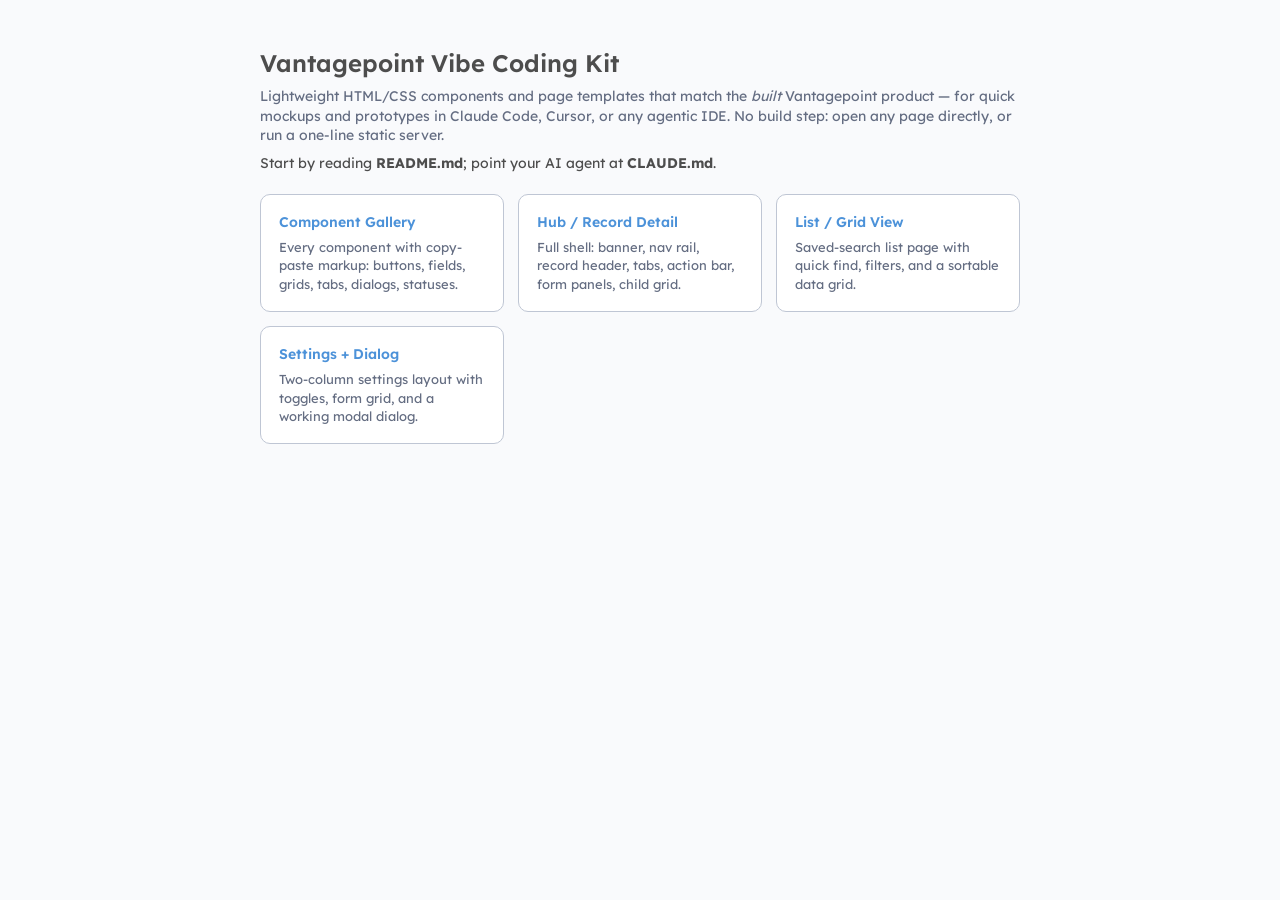
<file: index.html>
<!DOCTYPE html>
<html lang="en">
<head>
<meta charset="utf-8">
<meta name="viewport" content="width=device-width, initial-scale=1">
<title>Vantagepoint Vibe Coding Kit</title>
<link rel="preconnect" href="https://fonts.googleapis.com">
<link href="https://fonts.googleapis.com/css2?family=Lexend:wght@300..700&display=swap" rel="stylesheet">
<link rel="stylesheet" href="css/vp-tokens.css">
<link rel="stylesheet" href="css/vp-base.css">
<link rel="stylesheet" href="css/vp-components.css">
<style>
  body { height: auto; overflow: auto; padding: 48px 24px; }
  .home { max-width: 760px; margin: 0 auto; }
  .cards { display: grid; grid-template-columns: repeat(auto-fill, minmax(220px, 1fr)); gap: 14px; margin-top: 20px; }
  .card {
    display: block; padding: 18px;
    background: var(--color-base-bg);
    border: 1px solid var(--color-app-nav-border);
    border-radius: 10px;
    color: var(--color-base-text);
    text-decoration: none;
  }
  .card:hover { border-color: var(--color-button-bg-primary); text-decoration: none; }
  .card h3 { color: var(--color-button-bg-primary); margin-bottom: 6px; }
  .card p { font-size: 1.3rem; color: var(--color-banner-text); }
</style>
</head>
<body>
<div class="home">
  <h1 style="font-size:2.4rem; line-height:1.3">Vantagepoint Vibe Coding Kit</h1>
  <p class="vp-muted" style="margin:8px 0 4px">
    Lightweight HTML/CSS components and page templates that match the <em>built</em>
    Vantagepoint product — for quick mockups and prototypes in Claude Code, Cursor,
    or any agentic IDE. No build step: open any page directly, or run a one-line
    static server.
  </p>
  <p style="margin-top:8px">Start by reading <strong>README.md</strong>; point your AI agent at <strong>CLAUDE.md</strong>.</p>

  <div class="cards">
    <a class="card" href="components.html">
      <h3>Component Gallery</h3>
      <p>Every component with copy-paste markup: buttons, fields, grids, tabs, dialogs, statuses.</p>
    </a>
    <a class="card" href="templates/hub-record.html">
      <h3>Hub / Record Detail</h3>
      <p>Full shell: banner, nav rail, record header, tabs, action bar, form panels, child grid.</p>
    </a>
    <a class="card" href="templates/list-view.html">
      <h3>List / Grid View</h3>
      <p>Saved-search list page with quick find, filters, and a sortable data grid.</p>
    </a>
    <a class="card" href="templates/settings-form.html">
      <h3>Settings + Dialog</h3>
      <p>Two-column settings layout with toggles, form grid, and a working modal dialog.</p>
    </a>
  </div>
</div>
</body>
</html>
</file>
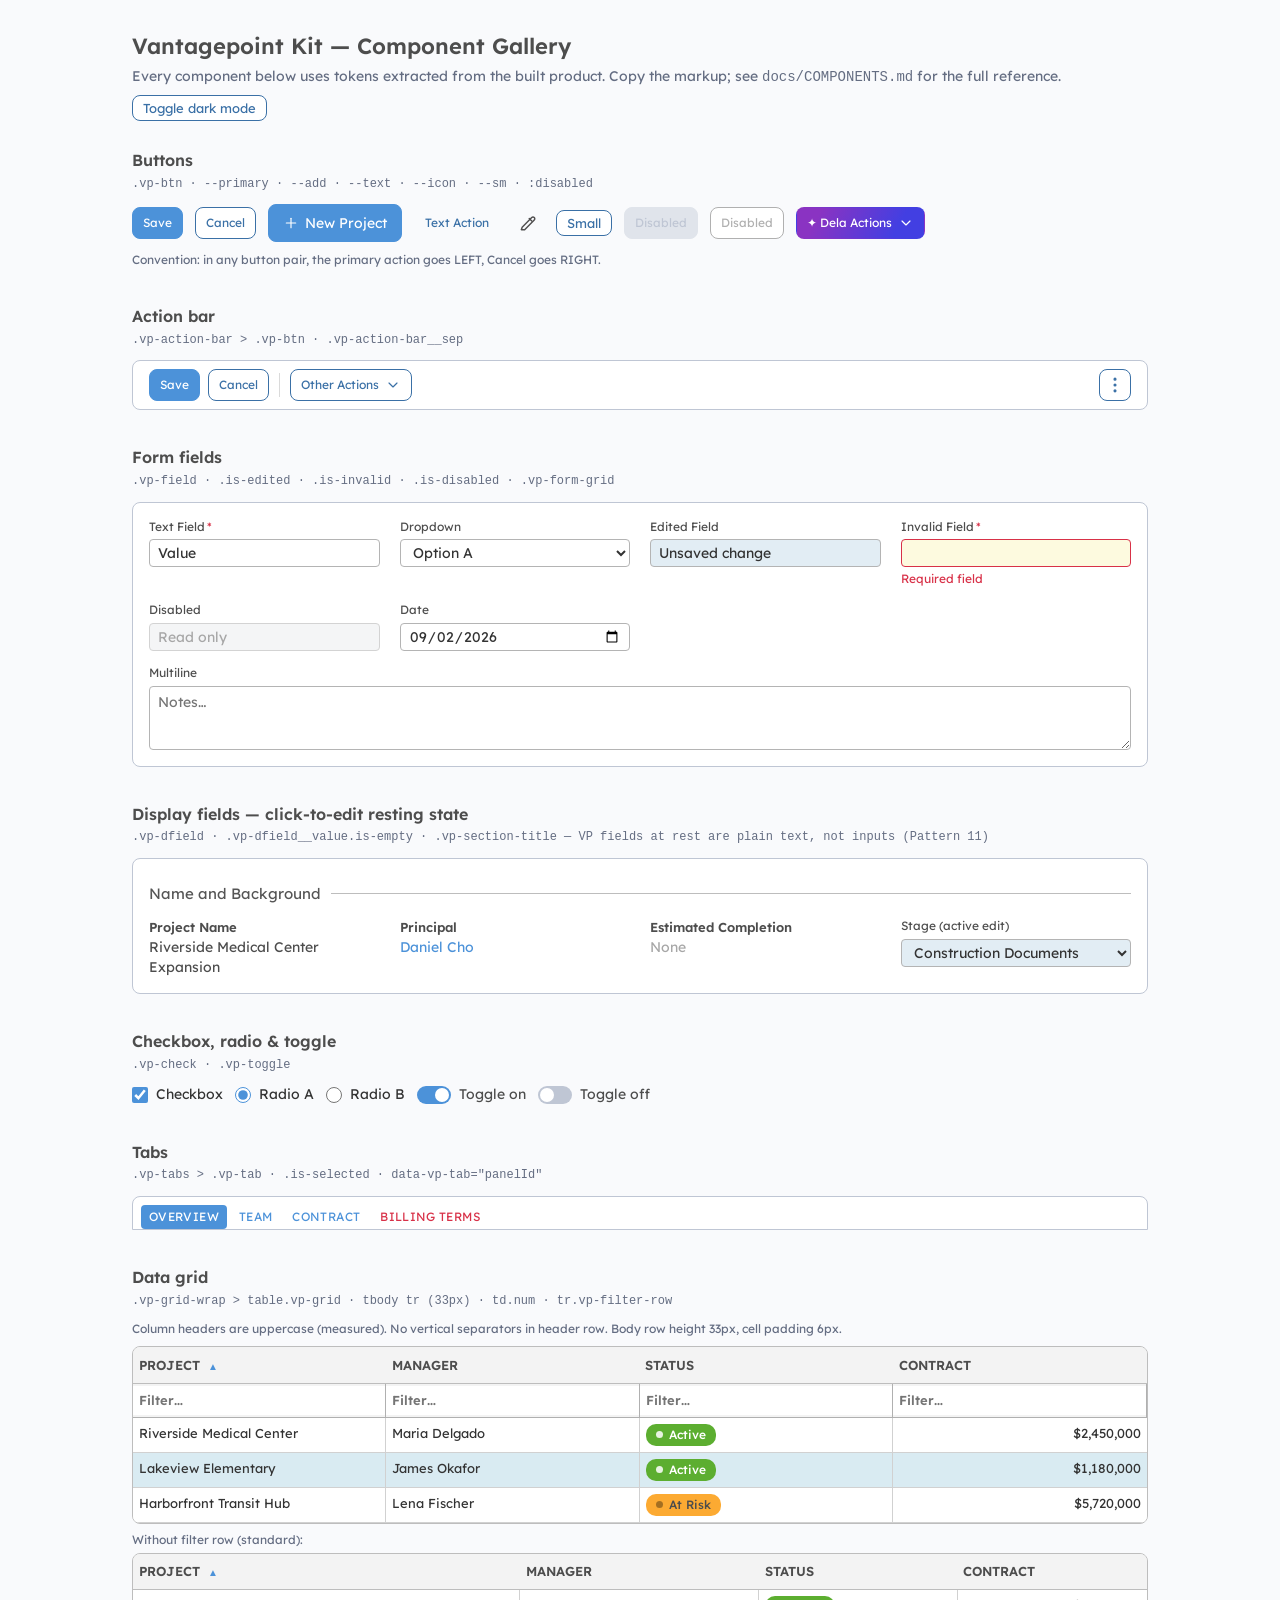
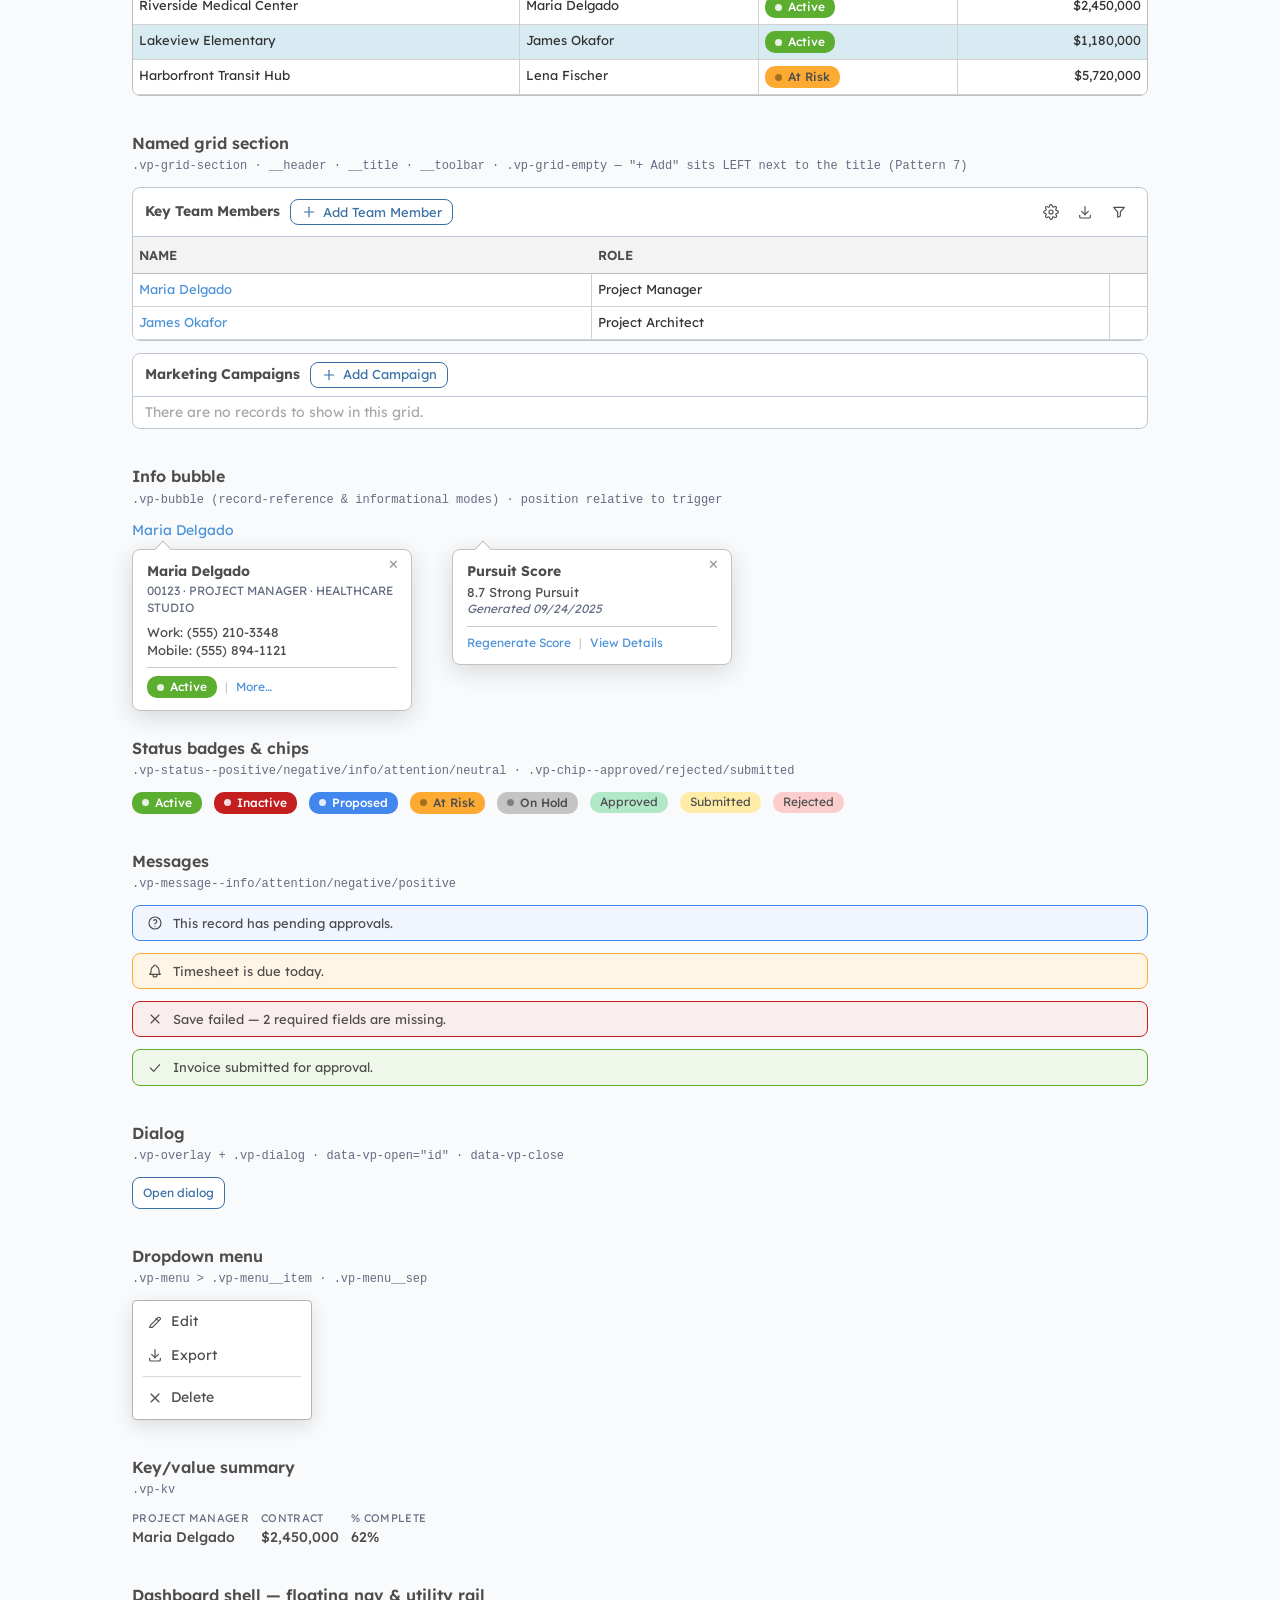
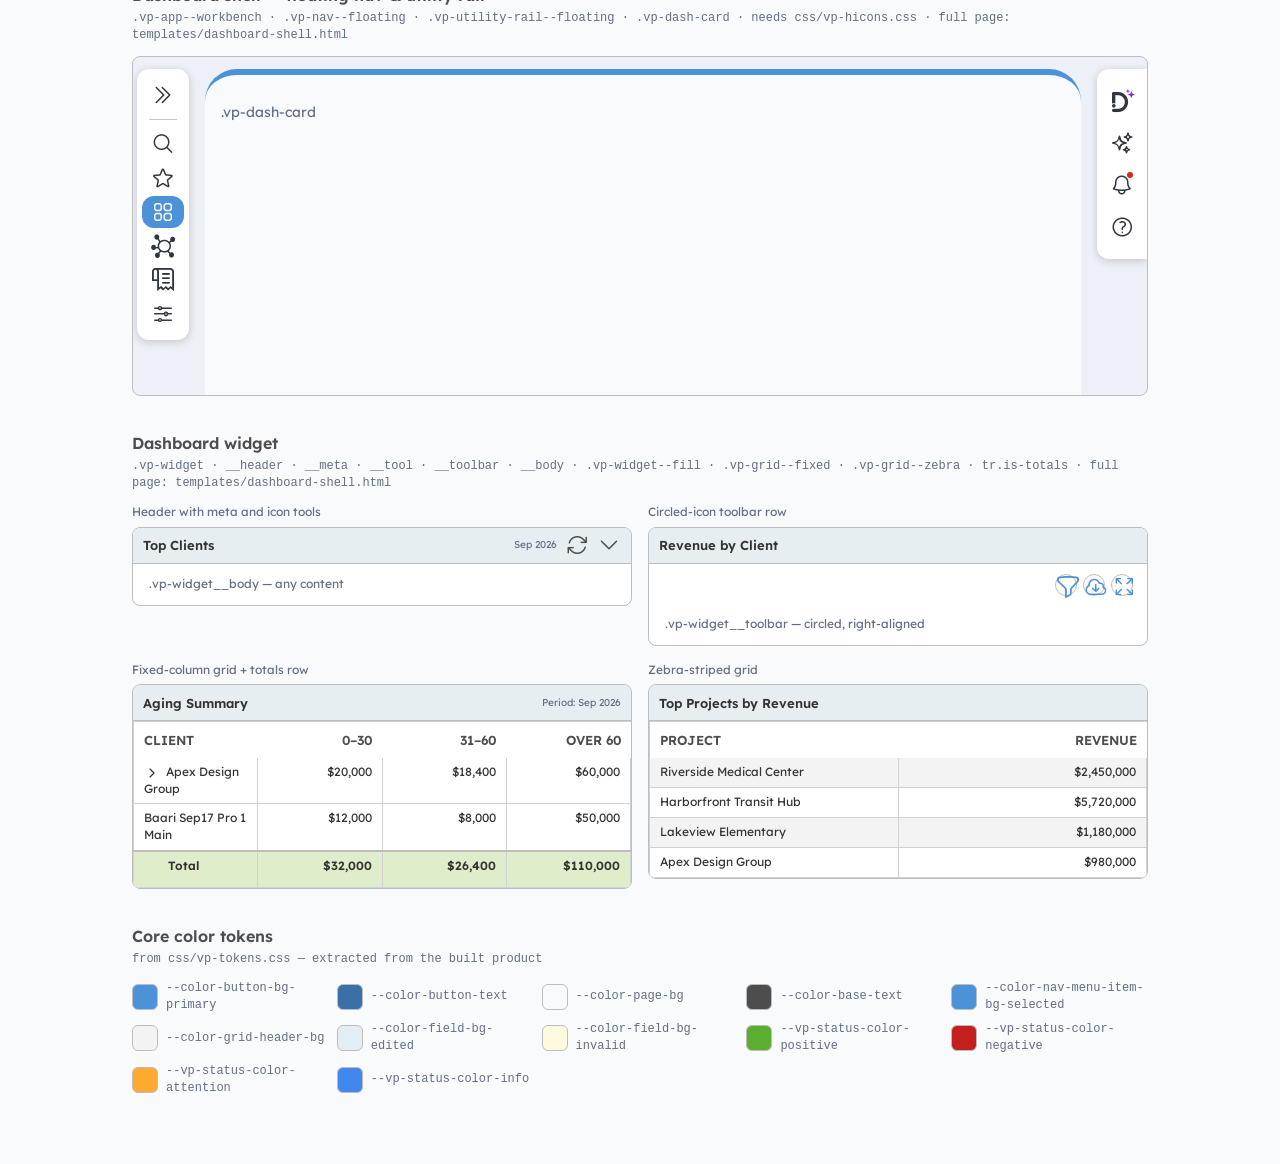
<file: components.html>
<!DOCTYPE html>
<html lang="en">
<head>
<meta charset="utf-8">
<meta name="viewport" content="width=device-width, initial-scale=1">
<title>VP Kit — Component Gallery</title>
<link rel="preconnect" href="https://fonts.googleapis.com">
<link href="https://fonts.googleapis.com/css2?family=Lexend:wght@300..700&display=swap" rel="stylesheet">
<link rel="stylesheet" href="css/vp-tokens.css">
<link rel="stylesheet" href="css/vp-base.css">
<link rel="stylesheet" href="css/vp-shell.css">
<link rel="stylesheet" href="css/vp-components.css">
<link rel="stylesheet" href="css/vp-hicons.css">
<script defer src="js/vp-icons.js"></script>
<script defer src="js/vp-kit.js"></script>
<style>
  body { padding: 32px; max-width: 1080px; margin: 0 auto; height: auto; overflow: auto; }
  .demo { margin-bottom: 36px; }
  .demo h2 { margin-bottom: 4px; }
  .demo .classes {
    font-family: ui-monospace, Menlo, Consolas, monospace;
    font-size: 1.2rem; color: var(--color-banner-text); margin-bottom: 12px; display: block;
  }
  .demo .row { display: flex; flex-wrap: wrap; align-items: center; gap: 12px; margin-bottom: 10px; }
  .swatches { display: grid; grid-template-columns: repeat(auto-fill, minmax(190px, 1fr)); gap: 8px; }
  .swatch { display: flex; align-items: center; gap: 8px; font-size: 1.2rem; }
  .swatch i {
    width: 26px; height: 26px; border-radius: 6px; flex: none;
    border: 1px solid var(--color-layout-border);
  }
  .swatch code { color: var(--color-banner-text); }
  .shell-demo { display: flex; height: 340px; overflow: hidden; border: 1px solid var(--color-layout-border); border-radius: 8px; background: var(--color-workbench-bg); }
  .shell-demo .vp-nav, .shell-demo .vp-utility-rail { margin-top: 12px; }
  .shell-demo .vp-utility-rail--floating { margin-top: 12px; }
</style>
</head>
<body>

<h1 style="font-size:2.2rem; line-height:1.3">Vantagepoint Kit — Component Gallery</h1>
<p class="vp-muted" style="margin:6px 0 8px">
  Every component below uses tokens extracted from the built product.
  Copy the markup; see <code>docs/COMPONENTS.md</code> for the full reference.
</p>
<p style="margin-bottom:28px"><button class="vp-btn vp-btn--sm" data-vp-theme-toggle>Toggle dark mode</button></p>

<div class="demo">
  <h2>Buttons</h2>
  <span class="classes">.vp-btn · --primary · --add · --text · --icon · --sm · :disabled</span>
  <div class="row">
    <button class="vp-btn vp-btn--primary">Save</button>
    <button class="vp-btn">Cancel</button>
    <button class="vp-btn vp-btn--add"><svg class="vp-icon vp-icon--sm"><use href="#i-plus"/></svg> New Project</button>
    <button class="vp-btn vp-btn--text">Text Action</button>
    <button class="vp-btn vp-btn--icon" title="Edit"><svg class="vp-icon"><use href="#i-pencil"/></svg></button>
    <button class="vp-btn vp-btn--sm">Small</button>
    <button class="vp-btn vp-btn--primary" disabled>Disabled</button>
    <button class="vp-btn" disabled>Disabled</button>
    <button class="vp-btn vp-btn--dela">✦ Dela Actions <svg class="vp-icon vp-icon--sm"><use href="#i-chevron-down"/></svg></button>
  </div>
  <p class="vp-muted" style="font-size:1.2rem">Convention: in any button pair, the primary action goes LEFT, Cancel goes RIGHT.</p>
</div>

<div class="demo">
  <h2>Action bar</h2>
  <span class="classes">.vp-action-bar &gt; .vp-btn · .vp-action-bar__sep</span>
  <div class="vp-action-bar" style="border:1px solid var(--color-app-nav-border); border-radius:8px">
    <button class="vp-btn vp-btn--primary">Save</button>
    <button class="vp-btn">Cancel</button>
    <div class="vp-action-bar__sep"></div>
    <button class="vp-btn">Other Actions <svg class="vp-icon vp-icon--sm"><use href="#i-chevron-down"/></svg></button>
    <div class="vp-spacer"></div>
    <button class="vp-btn vp-btn--icon"><svg class="vp-icon"><use href="#i-dots"/></svg></button>
  </div>
</div>

<div class="demo">
  <h2>Form fields</h2>
  <span class="classes">.vp-field · .is-edited · .is-invalid · .is-disabled · .vp-form-grid</span>
  <div class="vp-form-grid" style="background:var(--color-base-bg); padding:16px; border:1px solid var(--color-app-nav-border); border-radius:8px">
    <div class="vp-field">
      <label class="vp-field__label">Text Field<span class="req">*</span></label>
      <input type="text" value="Value">
    </div>
    <div class="vp-field">
      <label class="vp-field__label">Dropdown</label>
      <select><option>Option A</option><option>Option B</option></select>
    </div>
    <div class="vp-field is-edited">
      <label class="vp-field__label">Edited Field</label>
      <input type="text" value="Unsaved change">
    </div>
    <div class="vp-field is-invalid">
      <label class="vp-field__label">Invalid Field<span class="req">*</span></label>
      <input type="text">
      <span class="vp-field__error">Required field</span>
    </div>
    <div class="vp-field">
      <label class="vp-field__label">Disabled</label>
      <input type="text" value="Read only" disabled>
    </div>
    <div class="vp-field">
      <label class="vp-field__label">Date</label>
      <input type="date" value="2026-09-02">
    </div>
    <div class="vp-field span-full">
      <label class="vp-field__label">Multiline</label>
      <textarea placeholder="Notes…"></textarea>
    </div>
  </div>
</div>

<div class="demo">
  <h2>Display fields — click-to-edit resting state</h2>
  <span class="classes">.vp-dfield · .vp-dfield__value.is-empty · .vp-section-title — VP fields at rest are plain text, not inputs (Pattern 11)</span>
  <div style="background:var(--color-base-bg); padding:16px; border:1px solid var(--color-app-nav-border); border-radius:8px">
    <div class="vp-section-title">Name and Background</div>
    <div class="vp-form-grid">
      <div class="vp-dfield"><div class="vp-dfield__label">Project Name</div><div class="vp-dfield__value">Riverside Medical Center Expansion</div></div>
      <div class="vp-dfield"><div class="vp-dfield__label">Principal</div><div class="vp-dfield__value"><a href="#">Daniel Cho</a></div></div>
      <div class="vp-dfield"><div class="vp-dfield__label">Estimated Completion</div><div class="vp-dfield__value is-empty">None</div></div>
      <div class="vp-field is-edited"><label class="vp-field__label">Stage (active edit)</label><select><option>Construction Documents</option></select></div>
    </div>
  </div>
</div>

<div class="demo">
  <h2>Checkbox, radio &amp; toggle</h2>
  <span class="classes">.vp-check · .vp-toggle</span>
  <div class="row">
    <label class="vp-check"><input type="checkbox" checked> Checkbox</label>
    <label class="vp-check"><input type="radio" name="r" checked> Radio A</label>
    <label class="vp-check"><input type="radio" name="r"> Radio B</label>
    <label class="vp-toggle"><input type="checkbox" checked><span class="vp-toggle__track"></span> Toggle on</label>
    <label class="vp-toggle"><input type="checkbox"><span class="vp-toggle__track"></span> Toggle off</label>
  </div>
</div>

<div class="demo">
  <h2>Tabs</h2>
  <span class="classes">.vp-tabs &gt; .vp-tab · .is-selected · data-vp-tab="panelId"</span>
  <div class="vp-tabs" style="background:var(--color-page-header-bg); padding:8px 8px 0; border:1px solid var(--color-app-nav-border); border-radius:8px 8px 0 0">
    <button class="vp-tab is-selected">Overview</button>
    <button class="vp-tab">Team</button>
    <button class="vp-tab">Contract</button>
    <button class="vp-tab is-invalid">Billing Terms</button>
  </div>
</div>

<div class="demo">
  <h2>Data grid</h2>
  <span class="classes">.vp-grid-wrap &gt; table.vp-grid · tbody tr (33px) · td.num · tr.vp-filter-row</span>
  <p class="vp-muted" style="font-size:1.2rem;margin-bottom:8px">Column headers are uppercase (measured). No vertical separators in header row. Body row height 33px, cell padding 6px.</p>
  <div class="vp-grid-wrap">
    <table class="vp-grid">
      <thead>
        <tr><th>Project <span class="sort">▲</span></th><th>Manager</th><th>Status</th><th>Contract</th></tr>
        <tr class="vp-filter-row">
          <th><input type="text" placeholder="Filter…"></th>
          <th><input type="text" placeholder="Filter…"></th>
          <th><input type="text" placeholder="Filter…"></th>
          <th><input type="text" placeholder="Filter…"></th>
        </tr>
      </thead>
      <tbody>
        <tr><td>Riverside Medical Center</td><td>Maria Delgado</td><td><span class="vp-status vp-status--positive">Active</span></td><td class="num">$2,450,000</td></tr>
        <tr class="is-selected"><td>Lakeview Elementary</td><td>James Okafor</td><td><span class="vp-status vp-status--positive">Active</span></td><td class="num">$1,180,000</td></tr>
        <tr><td>Harborfront Transit Hub</td><td>Lena Fischer</td><td><span class="vp-status vp-status--attention">At Risk</span></td><td class="num">$5,720,000</td></tr>
      </tbody>
    </table>
  </div>
  <p class="vp-muted" style="font-size:1.2rem;margin-top:8px">Without filter row (standard):</p>
  <div class="vp-grid-wrap" style="margin-top:4px">
    <table class="vp-grid">
      <thead><tr><th>Project <span class="sort">▲</span></th><th>Manager</th><th>Status</th><th>Contract</th></tr></thead>
      <tbody>
        <tr><td>Riverside Medical Center</td><td>Maria Delgado</td><td><span class="vp-status vp-status--positive">Active</span></td><td class="num">$2,450,000</td></tr>
        <tr class="is-selected"><td>Lakeview Elementary</td><td>James Okafor</td><td><span class="vp-status vp-status--positive">Active</span></td><td class="num">$1,180,000</td></tr>
        <tr><td>Harborfront Transit Hub</td><td>Lena Fischer</td><td><span class="vp-status vp-status--attention">At Risk</span></td><td class="num">$5,720,000</td></tr>
      </tbody>
    </table>
  </div>
</div>

<div class="demo">
  <h2>Named grid section</h2>
  <span class="classes">.vp-grid-section · __header · __title · __toolbar · .vp-grid-empty — "+ Add" sits LEFT next to the title (Pattern 7)</span>
  <div class="vp-stack">
    <div class="vp-grid-section">
      <div class="vp-grid-section__header">
        <span class="vp-grid-section__title">Key Team Members</span>
        <button class="vp-btn vp-btn--sm"><svg class="vp-icon vp-icon--sm"><use href="#i-plus"/></svg> Add Team Member</button>
        <div class="vp-grid-section__toolbar">
          <button class="vp-btn vp-btn--icon" title="Settings"><svg class="vp-icon vp-icon--sm"><use href="#i-settings"/></svg></button>
          <button class="vp-btn vp-btn--icon" title="Download"><svg class="vp-icon vp-icon--sm"><use href="#i-download"/></svg></button>
          <button class="vp-btn vp-btn--icon" title="Filter"><svg class="vp-icon vp-icon--sm"><use href="#i-filter"/></svg></button>
        </div>
      </div>
      <div class="vp-grid-wrap">
        <table class="vp-grid">
          <thead><tr><th>Name</th><th>Role</th><th style="width:34px"></th></tr></thead>
          <tbody>
            <tr><td><a href="#">Maria Delgado</a></td><td>Project Manager</td><td><button class="row-menu">⋮</button></td></tr>
            <tr><td><a href="#">James Okafor</a></td><td>Project Architect</td><td><button class="row-menu">⋮</button></td></tr>
          </tbody>
        </table>
      </div>
    </div>
    <div class="vp-grid-section">
      <div class="vp-grid-section__header">
        <span class="vp-grid-section__title">Marketing Campaigns</span>
        <button class="vp-btn vp-btn--sm"><svg class="vp-icon vp-icon--sm"><use href="#i-plus"/></svg> Add Campaign</button>
      </div>
      <div class="vp-grid-empty">There are no records to show in this grid.</div>
    </div>
  </div>
</div>

<div class="demo">
  <h2>Info bubble</h2>
  <span class="classes">.vp-bubble (record-reference &amp; informational modes) · position relative to trigger</span>
  <div style="position:relative; height:180px">
    <a href="#">Maria Delgado</a>
    <div class="vp-bubble" style="top:28px; left:0">
      <button class="vp-bubble__close">✕</button>
      <div class="vp-bubble__title">Maria Delgado</div>
      <div class="vp-bubble__meta">00123 · PROJECT MANAGER · HEALTHCARE STUDIO</div>
      <div>Work: (555) 210-3348<br>Mobile: (555) 894-1121</div>
      <div class="vp-bubble__footer">
        <span class="vp-status vp-status--positive">Active</span>
        <span class="sep">|</span>
        <a href="#">More…</a>
      </div>
    </div>
    <div class="vp-bubble" style="top:28px; left:320px">
      <button class="vp-bubble__close">✕</button>
      <div class="vp-bubble__title">Pursuit Score</div>
      <div>8.7 Strong Pursuit</div>
      <div class="vp-bubble__generated">Generated 09/24/2025</div>
      <div class="vp-bubble__footer"><a href="#">Regenerate Score</a><span class="sep">|</span><a href="#">View Details</a></div>
    </div>
  </div>
</div>

<div class="demo">
  <h2>Status badges &amp; chips</h2>
  <span class="classes">.vp-status--positive/negative/info/attention/neutral · .vp-chip--approved/rejected/submitted</span>
  <div class="row">
    <span class="vp-status vp-status--positive">Active</span>
    <span class="vp-status vp-status--negative">Inactive</span>
    <span class="vp-status vp-status--info">Proposed</span>
    <span class="vp-status vp-status--attention">At Risk</span>
    <span class="vp-status vp-status--neutral">On Hold</span>
    <span class="vp-chip vp-chip--approved">Approved</span>
    <span class="vp-chip vp-chip--submitted">Submitted</span>
    <span class="vp-chip vp-chip--rejected">Rejected</span>
  </div>
</div>

<div class="demo">
  <h2>Messages</h2>
  <span class="classes">.vp-message--info/attention/negative/positive</span>
  <div class="vp-stack">
    <div class="vp-message vp-message--info"><svg class="vp-icon vp-icon--sm"><use href="#i-help"/></svg> This record has pending approvals.</div>
    <div class="vp-message vp-message--attention"><svg class="vp-icon vp-icon--sm"><use href="#i-bell"/></svg> Timesheet is due today.</div>
    <div class="vp-message vp-message--negative"><svg class="vp-icon vp-icon--sm"><use href="#i-x"/></svg> Save failed — 2 required fields are missing.</div>
    <div class="vp-message vp-message--positive"><svg class="vp-icon vp-icon--sm"><use href="#i-check"/></svg> Invoice submitted for approval.</div>
  </div>
</div>

<div class="demo">
  <h2>Dialog</h2>
  <span class="classes">.vp-overlay + .vp-dialog · data-vp-open="id" · data-vp-close</span>
  <button class="vp-btn" data-vp-open="demoDialog">Open dialog</button>
</div>

<div class="demo">
  <h2>Dropdown menu</h2>
  <span class="classes">.vp-menu &gt; .vp-menu__item · .vp-menu__sep</span>
  <div class="vp-menu" style="position:static; display:inline-block">
    <button class="vp-menu__item"><svg class="vp-icon vp-icon--sm"><use href="#i-pencil"/></svg> Edit</button>
    <button class="vp-menu__item"><svg class="vp-icon vp-icon--sm"><use href="#i-download"/></svg> Export</button>
    <hr class="vp-menu__sep">
    <button class="vp-menu__item"><svg class="vp-icon vp-icon--sm"><use href="#i-x"/></svg> Delete</button>
  </div>
</div>

<div class="demo">
  <h2>Key/value summary</h2>
  <span class="classes">.vp-kv</span>
  <div class="row">
    <div class="vp-kv"><span class="vp-kv__label">Project Manager</span><span class="vp-kv__value">Maria Delgado</span></div>
    <div class="vp-kv"><span class="vp-kv__label">Contract</span><span class="vp-kv__value">$2,450,000</span></div>
    <div class="vp-kv"><span class="vp-kv__label">% Complete</span><span class="vp-kv__value">62%</span></div>
  </div>
</div>

<div class="demo">
  <h2>Dashboard shell — floating nav &amp; utility rail</h2>
  <span class="classes">.vp-app--workbench · .vp-nav--floating · .vp-utility-rail--floating · .vp-dash-card · needs css/vp-hicons.css · full page: templates/dashboard-shell.html</span>
  <div class="shell-demo">
    <nav class="vp-nav vp-nav--floating">
      <button class="vp-nav__item" title="Expand"><i class="vp-hicon vp-hicon--chevrons-right"></i></button>
      <div class="vp-nav__divider"></div>
      <button class="vp-nav__item" title="Search"><i class="vp-hicon vp-hicon--search"></i></button>
      <button class="vp-nav__item" title="Favorites"><i class="vp-hicon vp-hicon--star"></i></button>
      <button class="vp-nav__item is-selected" title="Dashboards"><i class="vp-hicon vp-hicon--nav-dashboard"></i></button>
      <button class="vp-nav__item" title="Hubs"><i class="vp-hicon vp-hicon--nav-hubs"></i></button>
      <button class="vp-nav__item" title="Billing"><i class="vp-hicon vp-hicon--nav-billing"></i></button>
      <button class="vp-nav__item" title="Settings"><i class="vp-hicon vp-hicon--nav-settings"></i></button>
    </nav>
    <div class="vp-dash-card" style="margin-top:12px"><div class="vp-dash-card__body"><span class="vp-muted">.vp-dash-card</span></div></div>
    <aside class="vp-utility-rail vp-utility-rail--floating">
      <button class="vp-utility-rail__item vp-utility-rail__item--dela" title="Ask Dela">
        <i class="vp-hicon vp-dela"><span class="vp-hicon vp-hicon--dela-1"></span><span class="vp-hicon vp-hicon--dela-2"></span><span class="vp-hicon vp-hicon--dela-3"></span><span class="vp-hicon vp-hicon--dela-4"></span></i>
      </button>
      <button class="vp-utility-rail__item" title="Insights"><i class="vp-hicon vp-hicon--sparkles"></i></button>
      <button class="vp-utility-rail__item" title="Notifications"><i class="vp-hicon vp-hicon--bell"></i><span class="vp-badge-dot"></span></button>
      <button class="vp-utility-rail__item" title="Help"><i class="vp-hicon vp-hicon--help"></i></button>
    </aside>
  </div>
</div>

<div class="demo">
  <h2>Dashboard widget</h2>
  <span class="classes">.vp-widget · __header · __meta · __tool · __toolbar · __body · .vp-widget--fill · .vp-grid--fixed · .vp-grid--zebra · tr.is-totals · full page: templates/dashboard-shell.html</span>
  <div style="display:grid; grid-template-columns:1fr 1fr; gap:16px; align-items:start">

    <!-- Header with meta + icon tools -->
    <div>
      <p class="vp-muted" style="font-size:1.2rem;margin-bottom:6px">Header with meta and icon tools</p>
      <div class="vp-widget">
        <div class="vp-widget__header">
          Top Clients
          <span class="vp-widget__meta">Sep 2026</span>
          <button class="vp-widget__tool" title="Refresh"><i class="vp-hicon vp-hicon--refresh"></i></button>
          <button class="vp-widget__tool" title="Options"><i class="vp-hicon vp-hicon--chevron-down"></i></button>
        </div>
        <div class="vp-widget__body" style="padding:12px 16px">
          <p class="vp-muted" style="font-size:1.2rem">.vp-widget__body — any content</p>
        </div>
      </div>
    </div>

    <!-- Circled toolbar row -->
    <div>
      <p class="vp-muted" style="font-size:1.2rem;margin-bottom:6px">Circled-icon toolbar row</p>
      <div class="vp-widget">
        <div class="vp-widget__header">Revenue by Client</div>
        <div class="vp-widget__toolbar">
          <button class="vp-widget__tool" title="Filter"><i class="vp-hicon vp-hicon--filter"></i></button>
          <button class="vp-widget__tool" title="Export"><i class="vp-hicon vp-hicon--export"></i></button>
          <button class="vp-widget__tool" title="Expand"><i class="vp-hicon vp-hicon--expand"></i></button>
        </div>
        <div class="vp-widget__body" style="padding:12px 16px">
          <p class="vp-muted" style="font-size:1.2rem">.vp-widget__toolbar — circled, right-aligned</p>
        </div>
      </div>
    </div>

    <!-- Fixed grid with totals row -->
    <div>
      <p class="vp-muted" style="font-size:1.2rem;margin-bottom:6px">Fixed-column grid + totals row</p>
      <div class="vp-widget">
        <div class="vp-widget__header">
          Aging Summary
          <span class="vp-widget__meta">Period: Sep 2026</span>
        </div>
        <div class="vp-grid-wrap">
          <table class="vp-grid vp-grid--fixed">
            <thead>
              <tr><th>Client</th><th class="num">0–30</th><th class="num">31–60</th><th class="num">Over 60</th></tr>
            </thead>
            <tbody>
              <tr>
                <td><span class="twisty"><svg class="vp-icon vp-icon--sm"><use href="#i-chevron-right"/></svg></span>Apex Design Group</td>
                <td class="num">$20,000</td><td class="num">$18,400</td><td class="num">$60,000</td>
              </tr>
              <tr>
                <td>Baari Sep17 Pro 1 Main</td>
                <td class="num">$12,000</td><td class="num">$8,000</td><td class="num">$50,000</td>
              </tr>
            </tbody>
            <tfoot>
              <tr class="is-totals">
                <td>Total</td>
                <td class="num">$32,000</td><td class="num">$26,400</td><td class="num">$110,000</td>
              </tr>
            </tfoot>
          </table>
        </div>
      </div>
    </div>

    <!-- Zebra grid -->
    <div>
      <p class="vp-muted" style="font-size:1.2rem;margin-bottom:6px">Zebra-striped grid</p>
      <div class="vp-widget">
        <div class="vp-widget__header">Top Projects by Revenue</div>
        <div class="vp-grid-wrap">
          <table class="vp-grid vp-grid--fixed vp-grid--zebra">
            <thead><tr><th>Project</th><th class="num">Revenue</th></tr></thead>
            <tbody>
              <tr><td>Riverside Medical Center</td><td class="num">$2,450,000</td></tr>
              <tr><td>Harborfront Transit Hub</td><td class="num">$5,720,000</td></tr>
              <tr><td>Lakeview Elementary</td><td class="num">$1,180,000</td></tr>
              <tr><td>Apex Design Group</td><td class="num">$980,000</td></tr>
            </tbody>
          </table>
        </div>
      </div>
    </div>

  </div>
</div>

<div class="demo">
  <h2>Core color tokens</h2>
  <span class="classes">from css/vp-tokens.css — extracted from the built product</span>
  <div class="swatches">
    <div class="swatch"><i style="background:var(--color-button-bg-primary)"></i><code>--color-button-bg-primary</code></div>
    <div class="swatch"><i style="background:var(--color-button-text)"></i><code>--color-button-text</code></div>
    <div class="swatch"><i style="background:var(--color-page-bg)"></i><code>--color-page-bg</code></div>
    <div class="swatch"><i style="background:var(--color-base-text)"></i><code>--color-base-text</code></div>
    <div class="swatch"><i style="background:var(--color-nav-menu-item-bg-selected)"></i><code>--color-nav-menu-item-bg-selected</code></div>
    <div class="swatch"><i style="background:var(--color-grid-header-bg)"></i><code>--color-grid-header-bg</code></div>
    <div class="swatch"><i style="background:var(--color-field-bg-edited)"></i><code>--color-field-bg-edited</code></div>
    <div class="swatch"><i style="background:var(--color-field-bg-invalid)"></i><code>--color-field-bg-invalid</code></div>
    <div class="swatch"><i style="background:var(--vp-status-color-positive)"></i><code>--vp-status-color-positive</code></div>
    <div class="swatch"><i style="background:var(--vp-status-color-negative)"></i><code>--vp-status-color-negative</code></div>
    <div class="swatch"><i style="background:var(--vp-status-color-attention)"></i><code>--vp-status-color-attention</code></div>
    <div class="swatch"><i style="background:var(--vp-status-color-info)"></i><code>--vp-status-color-info</code></div>
  </div>
</div>

<!-- demo dialog -->
<div class="vp-overlay" hidden></div>
<div class="vp-dialog" id="demoDialog" hidden>
  <div class="vp-dialog__header">
    <div class="vp-dialog__title">Example Dialog</div>
    <button class="vp-btn vp-btn--icon vp-dialog__close" data-vp-close><svg class="vp-icon"><use href="#i-x"/></svg></button>
  </div>
  <div class="vp-dialog__body">
    <p>Dialog body content. Note: shipped dialogs render at <strong>4px radius</strong> — the <code>--border-radius-dialog</code> token says 16px but the built product overrides it (verified in TUNING.md).</p>
  </div>
  <!-- VP convention: primary LEFT, Cancel RIGHT -->
  <div class="vp-dialog__footer">
    <button class="vp-btn vp-btn--primary" data-vp-close>Save</button>
    <button class="vp-btn" data-vp-close>Cancel</button>
  </div>
</div>

</body>
</html>
</file>
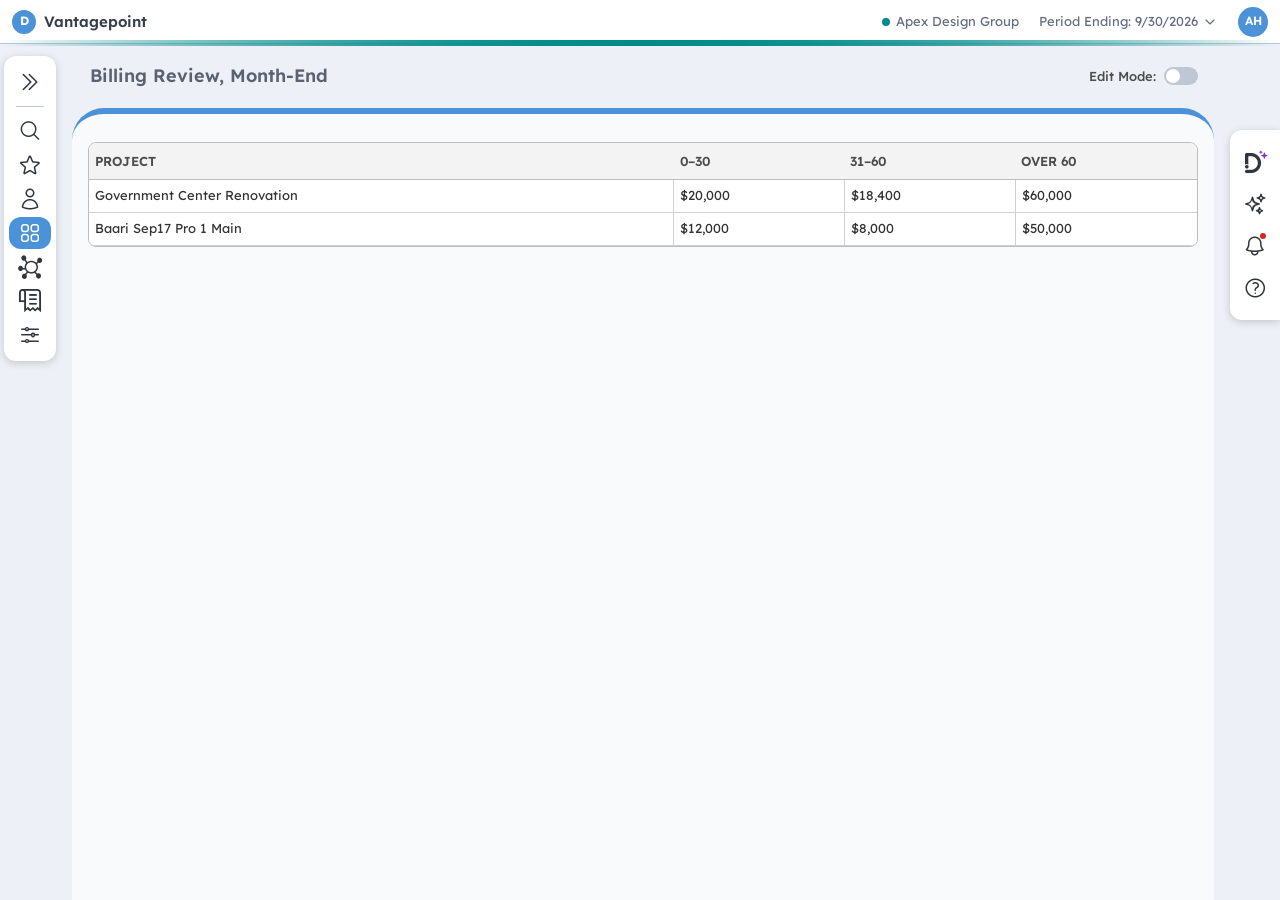
<file: templates/dashboard-shell.html>
<!DOCTYPE html>
<html lang="en">
<head>
<meta charset="utf-8">
<meta name="viewport" content="width=device-width, initial-scale=1">
<title>Dashboard — Vantagepoint mockup</title>
<link rel="preconnect" href="https://fonts.googleapis.com">
<link href="https://fonts.googleapis.com/css2?family=Lexend:wght@300..700&display=swap" rel="stylesheet">
<link rel="stylesheet" href="../css/vp-tokens.css">
<link rel="stylesheet" href="../css/vp-base.css">
<link rel="stylesheet" href="../css/vp-shell.css">
<link rel="stylesheet" href="../css/vp-components.css">
<link rel="stylesheet" href="../css/vp-hicons.css">
<script defer src="../js/vp-icons.js"></script>
<script defer src="../js/vp-kit.js"></script>
</head>
<!-- Dashboard shell variant: floating nav + utility rail on a workbench surface.
     Nav and rail icons are Harmony font glyphs (css/vp-hicons.css), not the SVG sprite.
     To generate the nav/rail from arrays instead, see js/vp-nav.js. -->
<body class="vp-app vp-app--workbench">

  <header class="vp-banner" style="--company-color:#008b8b">
    <div class="vp-banner__product">
      <span class="vp-banner__logo">D</span>
      Vantagepoint
    </div>
    <div class="vp-spacer"></div>
    <div class="vp-banner__actions">
      <span class="vp-banner__firm"><span class="dot" style="background:#008b8b"></span> Apex Design Group</span>
      <span class="vp-banner__period">Period Ending: 9/30/2026 <svg class="vp-icon vp-icon--sm"><use href="#i-chevron-down"/></svg></span>
      <div class="vp-banner__avatar">AH</div>
    </div>
    <div class="vp-banner__indicator"></div>
  </header>

  <div class="vp-app__body">
    <nav class="vp-nav vp-nav--floating">
      <button class="vp-nav__item" title="Expand"><i class="vp-hicon vp-hicon--chevrons-right"></i></button>
      <div class="vp-nav__divider"></div>
      <button class="vp-nav__item" title="Search"><i class="vp-hicon vp-hicon--search"></i></button>
      <button class="vp-nav__item" title="Favorites"><i class="vp-hicon vp-hicon--star"></i></button>
      <button class="vp-nav__item" title="My Stuff"><i class="vp-hicon vp-hicon--nav-my-stuff"></i></button>
      <button class="vp-nav__item is-selected" title="Dashboards"><i class="vp-hicon vp-hicon--nav-dashboard"></i></button>
      <button class="vp-nav__item" title="Hubs"><i class="vp-hicon vp-hicon--nav-hubs"></i></button>
      <button class="vp-nav__item" title="Billing"><i class="vp-hicon vp-hicon--nav-billing"></i></button>
      <button class="vp-nav__item" title="Settings"><i class="vp-hicon vp-hicon--nav-settings"></i></button>
    </nav>

    <main class="vp-main">
      <div class="vp-app-header">
        <h1 class="vp-app-header__title">Billing Review, Month-End</h1>
        <div class="vp-app-header__actions">
          <label class="vp-toggle"><span>Edit Mode:</span><input type="checkbox"><span class="vp-toggle__track"></span></label>
        </div>
      </div>

      <div class="vp-dash-card">
        <div class="vp-dash-card__body">

          <!-- Dashboard content goes here (widgets, KPI tiles, grids). -->
          <div class="vp-grid-wrap">
            <table class="vp-grid">
              <thead><tr><th>Project</th><th>0–30</th><th>31–60</th><th>Over 60</th></tr></thead>
              <tbody>
                <tr><td>Government Center Renovation</td><td>$20,000</td><td>$18,400</td><td>$60,000</td></tr>
                <tr><td>Baari Sep17 Pro 1 Main</td><td>$12,000</td><td>$8,000</td><td>$50,000</td></tr>
              </tbody>
            </table>
          </div>

        </div>
      </div>
    </main>

    <aside class="vp-utility-rail vp-utility-rail--floating">
      <button class="vp-utility-rail__item vp-utility-rail__item--dela" title="Ask Dela" aria-label="Ask Dela">
        <i class="vp-hicon vp-dela">
          <span class="vp-hicon vp-hicon--dela-1"></span><span class="vp-hicon vp-hicon--dela-2"></span>
          <span class="vp-hicon vp-hicon--dela-3"></span><span class="vp-hicon vp-hicon--dela-4"></span>
        </i>
      </button>
      <button class="vp-utility-rail__item" title="Insights"><i class="vp-hicon vp-hicon--sparkles"></i></button>
      <button class="vp-utility-rail__item" title="Notifications"><i class="vp-hicon vp-hicon--bell"></i><span class="vp-badge-dot"></span></button>
      <button class="vp-utility-rail__item" title="Help"><i class="vp-hicon vp-hicon--help"></i></button>
    </aside>
  </div>

</body>
</html>
</file>
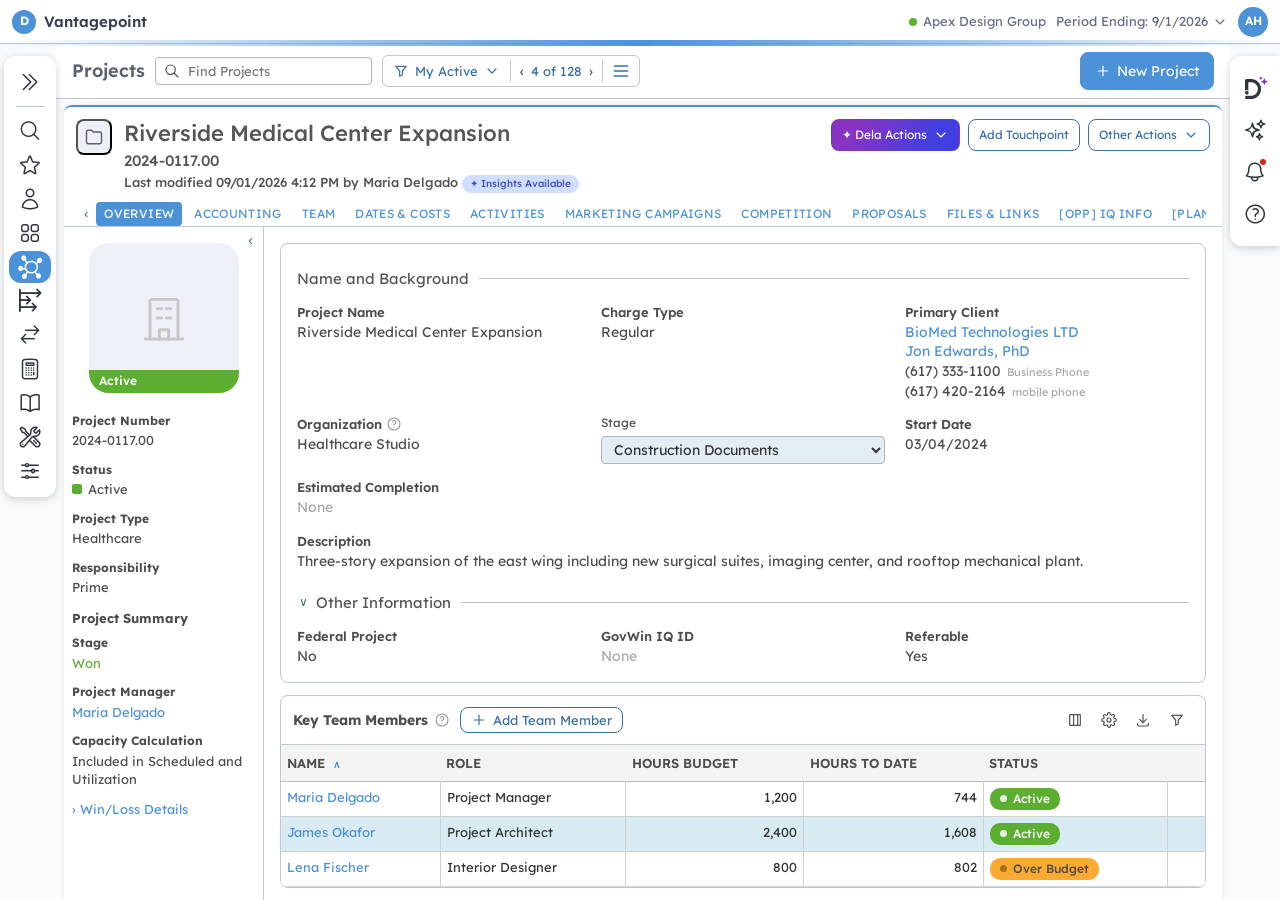
<file: templates/hub-record.html>
<!DOCTYPE html>
<html lang="en">
<head>
<meta charset="utf-8">
<meta name="viewport" content="width=device-width, initial-scale=1">
<title>Projects — Vantagepoint mockup</title>
<link rel="preconnect" href="https://fonts.googleapis.com">
<link href="https://fonts.googleapis.com/css2?family=Lexend:wght@300..700&display=swap" rel="stylesheet">
<link rel="stylesheet" href="../css/vp-tokens.css">
<link rel="stylesheet" href="../css/vp-base.css">
<link rel="stylesheet" href="../css/vp-shell.css">
<link rel="stylesheet" href="../css/vp-components.css">
<link rel="stylesheet" href="../css/vp-hicons.css">
<script defer src="../js/vp-icons.js"></script>
<script defer src="../js/vp-kit.js"></script>
</head>
<body class="vp-app">

  <!-- =============== Global Header Bar (Pattern 1) =============== -->
  <header class="vp-banner">
    <div class="vp-banner__product">
      <span class="vp-banner__logo">D</span>
      Vantagepoint
    </div>
    <div class="vp-banner__actions">
      <span class="vp-banner__firm"><span class="dot"></span> Apex Design Group</span>
      <span class="vp-banner__period">Period Ending: 9/1/2026 <svg class="vp-icon vp-icon--sm"><use href="#i-chevron-down"/></svg></span>
      <div class="vp-banner__avatar">AH</div>
    </div>
  </header>

  <div class="vp-app__body">
    <!-- =============== Left Navigation, collapsed (Pattern 1) =============== -->
    <!-- Nav icons are Harmony font glyphs on all page types (verified 2026-11-03) -->
    <nav class="vp-nav vp-nav--floating">
      <button class="vp-nav__item" data-vp-flyout="navFlyout" title="Expand"><i class="vp-hicon vp-hicon--chevrons-right"></i></button>
      <div class="vp-nav__divider"></div>
      <button class="vp-nav__item" title="Search"><i class="vp-hicon vp-hicon--search"></i></button>
      <button class="vp-nav__item" title="Favorites"><i class="vp-hicon vp-hicon--star"></i></button>
      <button class="vp-nav__item" title="My Stuff"><i class="vp-hicon vp-hicon--nav-my-stuff"></i></button>
      <button class="vp-nav__item" title="Dashboards"><i class="vp-hicon vp-hicon--nav-dashboard"></i></button>
      <button class="vp-nav__item is-selected" title="Hubs"><i class="vp-hicon vp-hicon--nav-hubs"></i></button>
      <button class="vp-nav__item" title="Resource Management"><i class="vp-hicon vp-hicon--nav-resource-management"></i></button>
      <button class="vp-nav__item" title="Transaction Center"><i class="vp-hicon vp-hicon--nav-transaction"></i></button>
      <button class="vp-nav__item" title="Accounting"><i class="vp-hicon vp-hicon--nav-accounting"></i></button>
      <button class="vp-nav__item" title="General Ledger"><i class="vp-hicon vp-hicon--nav-general-ledger"></i></button>
      <button class="vp-nav__item" title="Utilities"><i class="vp-hicon vp-hicon--nav-utilities"></i></button>
      <button class="vp-nav__item" title="Settings"><i class="vp-hicon vp-hicon--nav-settings"></i></button>
    </nav>

    <!-- Pinned-open navigation menu (Pattern 1). In the product this replaces
         the icon rail; the module for the current page expands inline. -->
    <div class="vp-nav-flyout" id="navFlyout">
      <button class="vp-nav-flyout__pin" data-vp-flyout="navFlyout">
        <i class="vp-hicon vp-hicon--sm vp-hicon--pinned"></i> Unpin Menu
        <span class="chev" style="margin-left:auto">‹‹</span>
      </button>
      <hr class="vp-divider">
      <button class="vp-nav-flyout__item"><i class="vp-hicon vp-hicon--sm vp-hicon--search"></i> Search</button>
      <button class="vp-nav-flyout__item"><i class="vp-hicon vp-hicon--sm vp-hicon--star"></i> Favorites</button>
      <hr class="vp-divider">
      <button class="vp-nav-flyout__item"><i class="vp-hicon vp-hicon--sm vp-hicon--nav-my-stuff"></i> My Stuff</button>
      <button class="vp-nav-flyout__item"><i class="vp-hicon vp-hicon--sm vp-hicon--nav-dashboard"></i> Dashboards</button>
      <button class="vp-nav-flyout__item"><i class="vp-hicon vp-hicon--sm vp-hicon--nav-hubs"></i> Hubs <span class="chev">∨</span></button>
      <div class="vp-nav-flyout__sub">
        <button class="vp-nav-flyout__item">Dashboard</button>
        <button class="vp-nav-flyout__item">Project Review</button>
        <button class="vp-nav-flyout__item is-selected">Project</button>
        <button class="vp-nav-flyout__item">Estimates</button>
        <button class="vp-nav-flyout__item">Contract Management</button>
        <button class="vp-nav-flyout__item">Revenue Forecast</button>
        <button class="vp-nav-flyout__item">Plan</button>
        <button class="vp-nav-flyout__item">Budget</button>
      </div>
      <button class="vp-nav-flyout__item"><i class="vp-hicon vp-hicon--sm vp-hicon--nav-resource-management"></i> Resource Management</button>
      <button class="vp-nav-flyout__item"><i class="vp-hicon vp-hicon--sm vp-hicon--nav-transaction"></i> Transaction Center</button>
      <button class="vp-nav-flyout__item"><i class="vp-hicon vp-hicon--sm vp-hicon--nav-accounting"></i> Accounting</button>
      <button class="vp-nav-flyout__item"><i class="vp-hicon vp-hicon--sm vp-hicon--nav-general-ledger"></i> General Ledger</button>
      <button class="vp-nav-flyout__item"><i class="vp-hicon vp-hicon--sm vp-hicon--nav-utilities"></i> Utilities</button>
      <button class="vp-nav-flyout__item"><i class="vp-hicon vp-hicon--sm vp-hicon--nav-settings"></i> Settings</button>
    </div>

    <!-- =============== Main =============== -->
    <main class="vp-main">

      <!-- Hub Toolbar (Pattern 2) -->
      <div class="vp-hub-toolbar">
        <span class="vp-hub-toolbar__module">Projects</span>
        <div class="vp-search">
          <svg class="vp-icon vp-icon--sm"><use href="#i-search"/></svg>
          <input type="text" placeholder="Find Projects">
        </div>
        <!-- Toolbar group: filter · pager · view toggle (all one bordered pill) -->
        <div class="vp-toolbar-group" style="position:relative">
          <button class="vp-toolbar-group__seg" data-vp-flyout="filterPopup">
            <svg class="vp-icon vp-icon--sm"><use href="#i-filter"/></svg>
            My Active
            <svg class="vp-icon vp-icon--sm"><use href="#i-chevron-down"/></svg>
          </button>

          <!-- Filter / Saved-Search two-panel popup (anchored to group) -->
          <div class="vp-filter-popup" id="filterPopup" style="top:36px; left:0">
            <div class="vp-filter-popup__left">
              <div class="vp-filter-popup__header">Saved Searches</div>
              <div class="vp-search vp-filter-popup__quickfind"><input type="text" placeholder="Quick Find"></div>
              <button class="vp-filter-popup__item">Selection</button>
              <button class="vp-filter-popup__item is-selected">My Active</button>
              <button class="vp-filter-popup__item">Active</button>
              <button class="vp-filter-popup__item">All</button>
              <div class="vp-filter-popup__group">My Searches</div>
              <button class="vp-filter-popup__item">Active Projects — My Studio</button>
              <div class="vp-filter-popup__new"><a>+ New Search</a></div>
            </div>
            <div class="vp-filter-popup__right">
              <div class="vp-search"><input type="text" placeholder="Find in list..."></div>
              <div class="vp-filter-popup__list">
                <label class="vp-filter-popup__row">
                  <input type="checkbox"><span class="vp-filter-popup__avatar">RM</span>
                  <span><span class="vp-filter-popup__row-name">Riverside Medical Center Expansion - 2024-0117.00</span><br>
                  <span class="vp-filter-popup__row-sub">Healthcare Studio</span></span>
                </label>
                <label class="vp-filter-popup__row">
                  <input type="checkbox"><span class="vp-filter-popup__avatar">LE</span>
                  <span><span class="vp-filter-popup__row-name">Lakeview Elementary Modernization - 2024-0121.00</span><br>
                  <span class="vp-filter-popup__row-sub">Education</span></span>
                </label>
              </div>
              <div class="vp-filter-popup__footer">
                <button class="vp-btn vp-btn--primary vp-btn--mini">Select All</button>
              </div>
            </div>
          </div>

          <div class="vp-toolbar-group__sep"></div>
          <span class="vp-toolbar-group__seg vp-toolbar-group__seg--pager">
            <button title="Previous">‹</button>
            4 of 128
            <button title="Next">›</button>
          </span>
          <div class="vp-toolbar-group__sep"></div>
          <!-- Single toggle: shows list icon because current view is record/hub -->
          <button class="vp-toolbar-group__seg vp-toolbar-group__seg--icon" title="List view" onclick="window.location='list-view.html'">
            <svg class="vp-icon"><use href="#i-menu"/></svg>
          </button>
        </div>
        <div class="vp-spacer"></div>
        <button class="vp-btn vp-btn--add"><svg class="vp-icon vp-icon--sm"><use href="#i-plus"/></svg> New Project</button>
        <!-- Inline save state: while editing, "+ New Project" is replaced by
             Save (primary, LEFT) + Cancel (outlined, RIGHT):
        <button class="vp-btn vp-btn--primary">Save</button>
        <button class="vp-btn">Cancel</button> -->
      </div>

      <!-- Record card: white surface w/ blue top line wrapping header + tabs + body -->
      <div class="vp-record-card">

      <!-- Record Header (Pattern 3) -->
      <div class="vp-record-header">
        <button class="vp-record-header__icon" title="Sub-category navigation">
          <svg class="vp-icon"><use href="#i-folder"/></svg>
        </button>
        <div>
          <div class="vp-record-header__name">Riverside Medical Center Expansion</div>
          <div class="vp-record-header__id">2024-0117.00</div>
          <div class="vp-record-header__modified">Last modified 09/01/2026 4:12 PM by Maria Delgado
            <span class="vp-chip--insights">✦ Insights Available</span>
          </div>
        </div>
        <div class="vp-record-header__actions">
          <button class="vp-btn vp-btn--dela">✦ Dela Actions <svg class="vp-icon vp-icon--sm"><use href="#i-chevron-down"/></svg></button>
          <button class="vp-btn">Add Touchpoint</button>
          <button class="vp-btn">Other Actions <svg class="vp-icon vp-icon--sm"><use href="#i-chevron-down"/></svg></button>
        </div>
      </div>

      <!-- Tab Bar (Pattern 4) -->
      <div class="vp-page-header" style="padding-top:0">
        <div class="vp-tabs">
          <button class="vp-tabs__chevron" title="Scroll tabs">‹</button>
          <button class="vp-tab is-selected" data-vp-tab="tabOverview">Overview</button>
          <button class="vp-tab">Accounting</button>
          <button class="vp-tab" data-vp-tab="tabTeam">Team</button>
          <button class="vp-tab">Dates &amp; Costs</button>
          <button class="vp-tab">Activities</button>
          <button class="vp-tab">Marketing Campaigns</button>
          <button class="vp-tab">Competition</button>
          <button class="vp-tab">Proposals</button>
          <button class="vp-tab">Files &amp; Links</button>
          <button class="vp-tab">[OPP] IQ Info</button>
          <button class="vp-tab">[Planning] Financial*</button>
          <button class="vp-tabs__chevron" title="Scroll tabs">›</button>
        </div>
      </div>

      <!-- Record body: Sidebar (Pattern 5) + tab content -->
      <div class="vp-record-body">
        <aside class="vp-record-sidebar">
          <button class="vp-record-sidebar__collapse" title="Collapse sidebar">‹</button>
          <div class="vp-record-sidebar__image">
            <svg class="vp-icon vp-icon--lg"><use href="#i-building"/></svg>
            <div class="vp-record-sidebar__stage">Active</div>
          </div>
          <div class="vp-record-sidebar__section">
            <div class="vp-kv"><span class="vp-kv__label">Project Number</span><span class="vp-kv__value">2024-0117.00</span></div>
            <div class="vp-kv"><span class="vp-kv__label">Status</span><span class="vp-kv__value"><span class="vp-status-square vp-status-square--positive">Active</span></span></div>
            <div class="vp-kv"><span class="vp-kv__label">Project Type</span><span class="vp-kv__value">Healthcare</span></div>
            <div class="vp-kv"><span class="vp-kv__label">Responsibility</span><span class="vp-kv__value">Prime</span></div>
            <div class="vp-record-sidebar__section-title">Project Summary</div>
            <div class="vp-kv"><span class="vp-kv__label">Stage</span><span class="vp-kv__value vp-stage-text--won">Won</span></div>
            <div class="vp-kv"><span class="vp-kv__label">Project Manager</span><span class="vp-kv__value"><a href="#">Maria Delgado</a></span></div>
            <div class="vp-kv"><span class="vp-kv__label">Capacity Calculation</span><span class="vp-kv__value">Included in Scheduled and Utilization</span></div>
            <div class="vp-kv"><a style="font-size:1.3rem">› Win/Loss Details</a></div>
          </div>
        </aside>

        <div class="vp-page-content" style="flex:1">
          <!-- ============ Overview tab ============ -->
          <div id="tabOverview" class="vp-stack">

            <!-- Two-Column Field Layout (Pattern 6) — click-to-edit: fields at
                 rest are plain text (.vp-dfield); one field shown mid-edit -->
            <div class="vp-panel">
              <div class="vp-section-title">Name and Background</div>
              <div class="vp-form-grid">
                <div class="vp-dfield">
                  <div class="vp-dfield__label">Project Name</div>
                  <div class="vp-dfield__value">Riverside Medical Center Expansion</div>
                </div>
                <div class="vp-dfield">
                  <div class="vp-dfield__label">Charge Type</div>
                  <div class="vp-dfield__value">Regular</div>
                </div>
                <!-- contact-block field: linked names + phone lines w/ gray notes -->
                <div class="vp-dfield">
                  <div class="vp-dfield__label">Primary Client</div>
                  <div class="vp-dfield__value">
                    <a href="#">BioMed Technologies LTD</a><br>
                    <a href="#">Jon Edwards, PhD</a><br>
                    (617) 333-1100<span class="vp-dfield__note">Business Phone</span><br>
                    (617) 420-2164<span class="vp-dfield__note">mobile phone</span>
                  </div>
                </div>
                <div class="vp-dfield">
                  <div class="vp-dfield__label">Organization
                    <svg class="vp-icon vp-icon--sm" style="vertical-align:-3px; color:var(--color-icon-dark)"><use href="#i-help"/></svg>
                  </div>
                  <div class="vp-dfield__value">Healthcare Studio</div>
                </div>
                <!-- active/editing state (Pattern 11): bordered input w/ edited tint -->
                <div class="vp-field is-edited">
                  <label class="vp-field__label">Stage</label>
                  <select><option>Construction Documents</option><option>Schematic Design</option><option>Design Development</option></select>
                </div>
                <div class="vp-dfield">
                  <div class="vp-dfield__label">Start Date</div>
                  <div class="vp-dfield__value">03/04/2024</div>
                </div>
                <div class="vp-dfield">
                  <div class="vp-dfield__label">Estimated Completion</div>
                  <div class="vp-dfield__value is-empty">None</div>
                </div>
                <div class="vp-dfield span-full">
                  <div class="vp-dfield__label">Description</div>
                  <div class="vp-dfield__value">Three-story expansion of the east wing including new surgical suites, imaging center, and rooftop mechanical plant.</div>
                </div>
              </div>

              <div class="vp-section-title" style="margin-top:20px">
                <button class="vp-collapse-toggle" title="Collapse">∨</button> Other Information
              </div>
              <div class="vp-form-grid">
                <div class="vp-dfield">
                  <div class="vp-dfield__label">Federal Project</div>
                  <div class="vp-dfield__value">No</div>
                </div>
                <div class="vp-dfield">
                  <div class="vp-dfield__label">GovWin IQ ID</div>
                  <div class="vp-dfield__value is-empty">None</div>
                </div>
                <div class="vp-dfield">
                  <div class="vp-dfield__label">Referable</div>
                  <div class="vp-dfield__value">Yes</div>
                </div>
              </div>
            </div>

            <!-- Named Grid Section (Pattern 7) -->
            <div class="vp-grid-section">
              <div class="vp-grid-section__header">
                <span class="vp-grid-section__title">Key Team Members
                  <svg class="vp-icon vp-icon--sm" style="color:var(--color-icon-dark)"><use href="#i-help"/></svg>
                </span>
                <button class="vp-btn vp-btn--sm"><svg class="vp-icon vp-icon--sm"><use href="#i-plus"/></svg> Add Team Member</button>
                <div class="vp-grid-section__toolbar">
                  <button class="vp-btn vp-btn--icon" title="Expand"><svg class="vp-icon vp-icon--sm"><use href="#i-columns"/></svg></button>
                  <button class="vp-btn vp-btn--icon" title="Settings"><svg class="vp-icon vp-icon--sm"><use href="#i-settings"/></svg></button>
                  <button class="vp-btn vp-btn--icon" title="Download"><svg class="vp-icon vp-icon--sm"><use href="#i-download"/></svg></button>
                  <button class="vp-btn vp-btn--icon" title="Filter"><svg class="vp-icon vp-icon--sm"><use href="#i-filter"/></svg></button>
                </div>
              </div>
              <div class="vp-grid-wrap">
                <table class="vp-grid">
                  <thead>
                    <tr><th>Name <span class="sort">∧</span></th><th>Role</th><th>Hours Budget</th><th>Hours to Date</th><th>Status</th><th style="width:34px"></th></tr>
                  </thead>
                  <tbody>
                    <tr><td><a href="#">Maria Delgado</a></td><td>Project Manager</td><td class="num">1,200</td><td class="num">744</td><td><span class="vp-status vp-status--positive">Active</span></td><td><button class="row-menu" title="Row actions">⋮</button></td></tr>
                    <tr class="is-selected"><td><a href="#">James Okafor</a></td><td>Project Architect</td><td class="num">2,400</td><td class="num">1,608</td><td><span class="vp-status vp-status--positive">Active</span></td><td><button class="row-menu" title="Row actions">⋮</button></td></tr>
                    <tr><td><a href="#">Lena Fischer</a></td><td>Interior Designer</td><td class="num">800</td><td class="num">802</td><td><span class="vp-status vp-status--attention">Over Budget</span></td><td><button class="row-menu" title="Row actions">⋮</button></td></tr>
                  </tbody>
                </table>
              </div>
            </div>

            <!-- Named Grid Section — empty state -->
            <div class="vp-grid-section">
              <div class="vp-grid-section__header">
                <span class="vp-grid-section__title">Marketing Campaigns</span>
                <button class="vp-btn vp-btn--sm"><svg class="vp-icon vp-icon--sm"><use href="#i-plus"/></svg> Add Campaign</button>
                <div class="vp-grid-section__toolbar">
                  <button class="vp-btn vp-btn--icon" title="Settings"><svg class="vp-icon vp-icon--sm"><use href="#i-settings"/></svg></button>
                  <button class="vp-btn vp-btn--icon" title="Download"><svg class="vp-icon vp-icon--sm"><use href="#i-download"/></svg></button>
                </div>
              </div>
              <div class="vp-grid-empty">There are no records to show in this grid.</div>
            </div>
          </div>

          <!-- ============ Team tab ============ -->
          <div id="tabTeam" hidden>
            <div class="vp-panel">
              <div class="vp-section-title">Team</div>
              <p class="vp-muted">Replace with team content.</p>
            </div>
          </div>
        </div>
      </div>

      </div><!-- /vp-record-card -->
    </main>

    <!-- =============== Right Utility Rail (Pattern 1) =============== -->
    <!-- Items verified 2026-11-03: Dela · Insights · Notifications · Help (no pin/people) -->
    <aside class="vp-utility-rail vp-utility-rail--floating" style="margin-top:12px;">
      <button class="vp-utility-rail__item vp-utility-rail__item--dela" title="Ask Dela">
        <i class="vp-hicon vp-dela">
          <span class="vp-hicon vp-hicon--dela-1"></span><span class="vp-hicon vp-hicon--dela-2"></span>
          <span class="vp-hicon vp-hicon--dela-3"></span><span class="vp-hicon vp-hicon--dela-4"></span>
        </i>
      </button>
      <button class="vp-utility-rail__item" title="Insights"><i class="vp-hicon vp-hicon--sparkles"></i></button>
      <button class="vp-utility-rail__item" title="Notifications"><i class="vp-hicon vp-hicon--bell"></i><span class="vp-badge-dot"></span></button>
      <button class="vp-utility-rail__item" title="Help"><i class="vp-hicon vp-hicon--help"></i></button>
    </aside>
  </div>

</body>
</html>
</file>
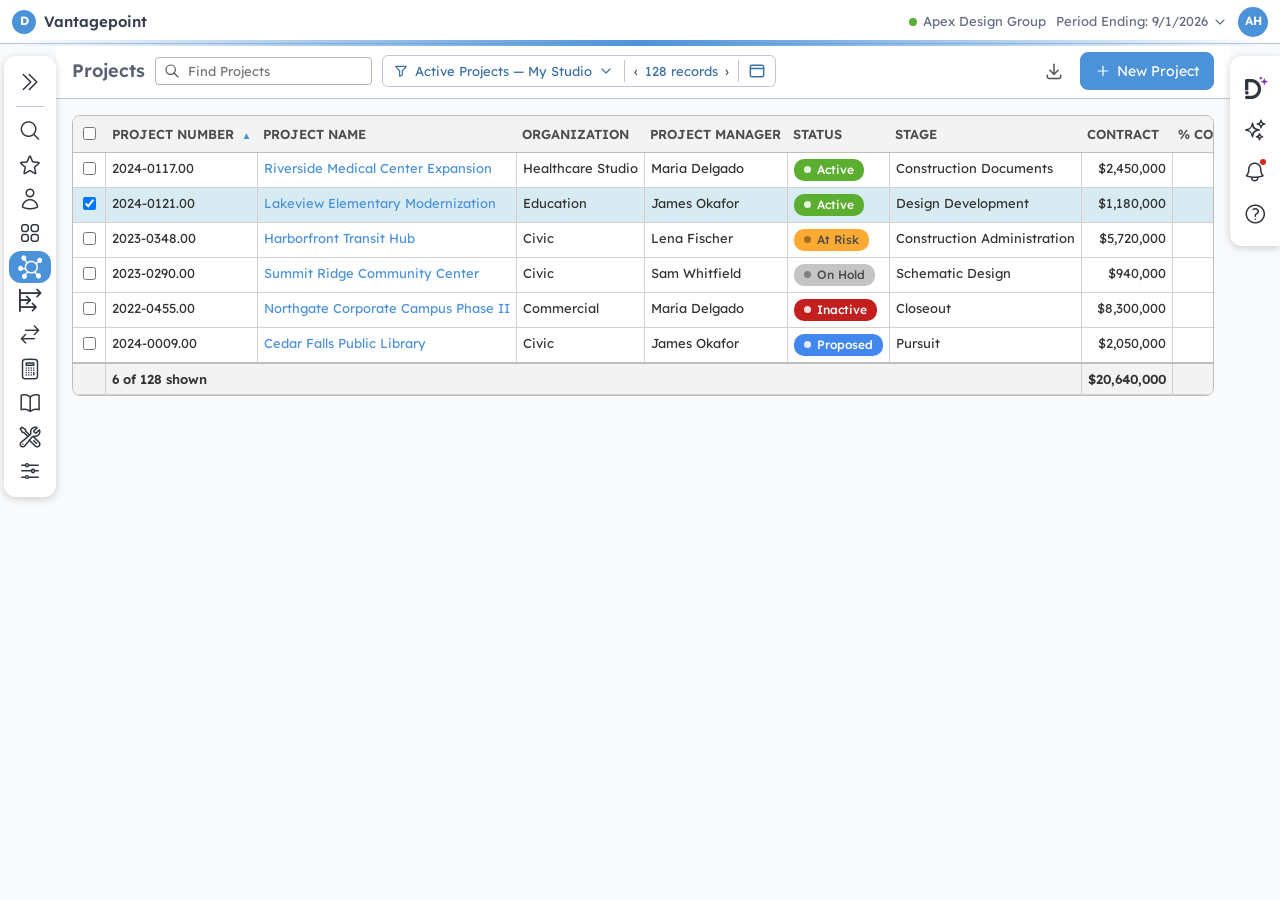
<file: templates/list-view.html>
<!DOCTYPE html>
<html lang="en">
<head>
<meta charset="utf-8">
<meta name="viewport" content="width=device-width, initial-scale=1">
<title>Project List — Vantagepoint mockup</title>
<link rel="preconnect" href="https://fonts.googleapis.com">
<link href="https://fonts.googleapis.com/css2?family=Lexend:wght@300..700&display=swap" rel="stylesheet">
<link rel="stylesheet" href="../css/vp-tokens.css">
<link rel="stylesheet" href="../css/vp-base.css">
<link rel="stylesheet" href="../css/vp-shell.css">
<link rel="stylesheet" href="../css/vp-components.css">
<link rel="stylesheet" href="../css/vp-hicons.css">
<script defer src="../js/vp-icons.js"></script>
<script defer src="../js/vp-kit.js"></script>
</head>
<body class="vp-app">

  <header class="vp-banner">
    <div class="vp-banner__product">
      <span class="vp-banner__logo">D</span>
      Vantagepoint
    </div>
    <div class="vp-banner__actions">
      <span class="vp-banner__firm"><span class="dot"></span> Apex Design Group</span>
      <span class="vp-banner__period">Period Ending: 9/1/2026 <svg class="vp-icon vp-icon--sm"><use href="#i-chevron-down"/></svg></span>
      <div class="vp-banner__avatar">AH</div>
    </div>
  </header>

  <div class="vp-app__body">
    <nav class="vp-nav vp-nav--floating">
      <button class="vp-nav__item" data-vp-flyout="navFlyout" title="Expand"><i class="vp-hicon vp-hicon--chevrons-right"></i></button>
      <div class="vp-nav__divider"></div>
      <button class="vp-nav__item" title="Search"><i class="vp-hicon vp-hicon--search"></i></button>
      <button class="vp-nav__item" title="Favorites"><i class="vp-hicon vp-hicon--star"></i></button>
      <button class="vp-nav__item" title="My Stuff"><i class="vp-hicon vp-hicon--nav-my-stuff"></i></button>
      <button class="vp-nav__item" title="Dashboards"><i class="vp-hicon vp-hicon--nav-dashboard"></i></button>
      <button class="vp-nav__item is-selected" title="Hubs"><i class="vp-hicon vp-hicon--nav-hubs"></i></button>
      <button class="vp-nav__item" title="Resource Management"><i class="vp-hicon vp-hicon--nav-resource-management"></i></button>
      <button class="vp-nav__item" title="Transaction Center"><i class="vp-hicon vp-hicon--nav-transaction"></i></button>
      <button class="vp-nav__item" title="Accounting"><i class="vp-hicon vp-hicon--nav-accounting"></i></button>
      <button class="vp-nav__item" title="General Ledger"><i class="vp-hicon vp-hicon--nav-general-ledger"></i></button>
      <button class="vp-nav__item" title="Utilities"><i class="vp-hicon vp-hicon--nav-utilities"></i></button>
      <button class="vp-nav__item" title="Settings"><i class="vp-hicon vp-hicon--nav-settings"></i></button>
    </nav>

    <div class="vp-nav-flyout" id="navFlyout">
      <button class="vp-nav-flyout__pin" data-vp-flyout="navFlyout">
        <i class="vp-hicon vp-hicon--sm vp-hicon--pinned"></i> Unpin Menu
        <span class="chev" style="margin-left:auto">‹‹</span>
      </button>
      <hr class="vp-divider">
      <button class="vp-nav-flyout__item"><i class="vp-hicon vp-hicon--sm vp-hicon--search"></i> Search</button>
      <button class="vp-nav-flyout__item"><i class="vp-hicon vp-hicon--sm vp-hicon--star"></i> Favorites</button>
      <hr class="vp-divider">
      <button class="vp-nav-flyout__item"><i class="vp-hicon vp-hicon--sm vp-hicon--nav-my-stuff"></i> My Stuff</button>
      <button class="vp-nav-flyout__item"><i class="vp-hicon vp-hicon--sm vp-hicon--nav-dashboard"></i> Dashboards</button>
      <button class="vp-nav-flyout__item"><i class="vp-hicon vp-hicon--sm vp-hicon--nav-hubs"></i> Hubs <span class="chev">∨</span></button>
      <div class="vp-nav-flyout__sub">
        <button class="vp-nav-flyout__item is-selected">Projects</button>
        <button class="vp-nav-flyout__item">Contacts</button>
        <button class="vp-nav-flyout__item">Firms</button>
      </div>
      <button class="vp-nav-flyout__item"><i class="vp-hicon vp-hicon--sm vp-hicon--nav-resource-management"></i> Resource Management</button>
      <button class="vp-nav-flyout__item"><i class="vp-hicon vp-hicon--sm vp-hicon--nav-transaction"></i> Transaction Center</button>
      <button class="vp-nav-flyout__item"><i class="vp-hicon vp-hicon--sm vp-hicon--nav-accounting"></i> Accounting</button>
      <button class="vp-nav-flyout__item"><i class="vp-hicon vp-hicon--sm vp-hicon--nav-general-ledger"></i> General Ledger</button>
      <button class="vp-nav-flyout__item"><i class="vp-hicon vp-hicon--sm vp-hicon--nav-utilities"></i> Utilities</button>
      <button class="vp-nav-flyout__item"><i class="vp-hicon vp-hicon--sm vp-hicon--nav-settings"></i> Settings</button>
    </div>

    <main class="vp-main">
      <!-- Hub Toolbar (Pattern 2) — list context -->
      <div class="vp-hub-toolbar">
        <span class="vp-hub-toolbar__module">Projects</span>
        <div class="vp-search">
          <svg class="vp-icon vp-icon--sm"><use href="#i-search"/></svg>
          <input type="text" placeholder="Find Projects">
        </div>
        <!-- Toolbar group: filter · pager · view toggle (all one bordered pill) -->
        <div class="vp-toolbar-group" style="position:relative">
          <button class="vp-toolbar-group__seg" data-vp-flyout="filterPopup">
            <svg class="vp-icon vp-icon--sm"><use href="#i-filter"/></svg>
            Active Projects — My Studio
            <svg class="vp-icon vp-icon--sm"><use href="#i-chevron-down"/></svg>
          </button>

          <!-- Filter / Saved-Search two-panel popup (Pattern 2) -->
          <div class="vp-filter-popup" id="filterPopup" style="top:36px; left:0">
            <div class="vp-filter-popup__left">
              <div class="vp-filter-popup__header">Saved Searches</div>
              <div class="vp-search vp-filter-popup__quickfind"><input type="text" placeholder="Quick Find"></div>
              <button class="vp-filter-popup__item">Selection</button>
              <button class="vp-filter-popup__item is-selected">Active</button>
              <button class="vp-filter-popup__item">All</button>
              <button class="vp-filter-popup__item">Mine</button>
              <div class="vp-filter-popup__group">My Searches</div>
              <button class="vp-filter-popup__item">Active Projects — My Studio</button>
              <button class="vp-filter-popup__item">Healthcare Pursuits</button>
              <button class="vp-filter-popup__item">Closeout Candidates</button>
              <div class="vp-filter-popup__group">Shared Searches</div>
              <button class="vp-filter-popup__item">Architecture</button>
              <button class="vp-filter-popup__item">Engineering</button>
              <div class="vp-filter-popup__new"><a>+ New Search</a></div>
            </div>
            <div class="vp-filter-popup__right">
              <div class="vp-search"><input type="text" placeholder="Find in list..."></div>
              <div class="vp-filter-popup__list">
                <label class="vp-filter-popup__row">
                  <input type="checkbox"><span class="vp-filter-popup__avatar">RM</span>
                  <span><span class="vp-filter-popup__row-name">Riverside Medical Center Expansion - 2024-0117.00</span><br>
                  <span class="vp-filter-popup__row-sub">Healthcare Studio</span></span>
                </label>
                <label class="vp-filter-popup__row">
                  <input type="checkbox"><span class="vp-filter-popup__avatar">LE</span>
                  <span><span class="vp-filter-popup__row-name">Lakeview Elementary Modernization - 2024-0121.00</span><br>
                  <span class="vp-filter-popup__row-sub">Education</span></span>
                </label>
                <label class="vp-filter-popup__row">
                  <input type="checkbox"><span class="vp-filter-popup__avatar">HT</span>
                  <span><span class="vp-filter-popup__row-name">Harborfront Transit Hub - 2023-0348.00</span><br>
                  <span class="vp-filter-popup__row-sub">Civic</span></span>
                </label>
                <label class="vp-filter-popup__row">
                  <input type="checkbox"><span class="vp-filter-popup__avatar">SR</span>
                  <span><span class="vp-filter-popup__row-name">Summit Ridge Community Center - 2023-0290.00</span><br>
                  <span class="vp-filter-popup__row-sub">Civic</span></span>
                </label>
              </div>
              <div class="vp-filter-popup__footer">
                <button class="vp-btn vp-btn--primary vp-btn--mini">Select All</button>
              </div>
            </div>
          </div>

          <div class="vp-toolbar-group__sep"></div>
          <span class="vp-toolbar-group__seg vp-toolbar-group__seg--pager">
            <button title="Previous">‹</button>
            128 records
            <button title="Next">›</button>
          </span>
          <div class="vp-toolbar-group__sep"></div>
          <!-- Single toggle: shows record/hub icon because current view is list -->
          <button class="vp-toolbar-group__seg vp-toolbar-group__seg--icon" title="Record view" onclick="window.location='hub-record.html'">
            <svg class="vp-icon"><use href="#i-layout"/></svg>
          </button>
        </div>
        <div class="vp-spacer"></div>
        <button class="vp-btn vp-btn--icon" title="Export"><svg class="vp-icon"><use href="#i-download"/></svg></button>
        <button class="vp-btn vp-btn--add"><svg class="vp-icon vp-icon--sm"><use href="#i-plus"/></svg> New Project</button>
      </div>

      <div class="vp-page-content">
        <div class="vp-grid-wrap" style="max-height:100%">
          <table class="vp-grid">
            <thead>
              <tr>
                <th style="width:32px"><input type="checkbox"></th>
                <th>Project Number <span class="sort">▲</span></th>
                <th>Project Name</th>
                <th>Organization</th>
                <th>Project Manager</th>
                <th>Status</th>
                <th>Stage</th>
                <th>Contract</th>
                <th>% Complete</th>
              </tr>
            </thead>
            <tbody>
              <tr>
                <td><input type="checkbox"></td>
                <td>2024-0117.00</td>
                <td><a href="hub-record.html">Riverside Medical Center Expansion</a></td>
                <td>Healthcare Studio</td><td>Maria Delgado</td>
                <td><span class="vp-status vp-status--positive">Active</span></td>
                <td>Construction Documents</td>
                <td class="num">$2,450,000</td><td class="num">62%</td>
              </tr>
              <tr class="is-selected">
                <td><input type="checkbox" checked></td>
                <td>2024-0121.00</td>
                <td><a href="#">Lakeview Elementary Modernization</a></td>
                <td>Education</td><td>James Okafor</td>
                <td><span class="vp-status vp-status--positive">Active</span></td>
                <td>Design Development</td>
                <td class="num">$1,180,000</td><td class="num">38%</td>
              </tr>
              <tr>
                <td><input type="checkbox"></td>
                <td>2023-0348.00</td>
                <td><a href="#">Harborfront Transit Hub</a></td>
                <td>Civic</td><td>Lena Fischer</td>
                <td><span class="vp-status vp-status--attention">At Risk</span></td>
                <td>Construction Administration</td>
                <td class="num">$5,720,000</td><td class="num">84%</td>
              </tr>
              <tr>
                <td><input type="checkbox"></td>
                <td>2023-0290.00</td>
                <td><a href="#">Summit Ridge Community Center</a></td>
                <td>Civic</td><td>Sam Whitfield</td>
                <td><span class="vp-status vp-status--neutral">On Hold</span></td>
                <td>Schematic Design</td>
                <td class="num">$940,000</td><td class="num">12%</td>
              </tr>
              <tr>
                <td><input type="checkbox"></td>
                <td>2022-0455.00</td>
                <td><a href="#">Northgate Corporate Campus Phase II</a></td>
                <td>Commercial</td><td>Maria Delgado</td>
                <td><span class="vp-status vp-status--negative">Inactive</span></td>
                <td>Closeout</td>
                <td class="num">$8,300,000</td><td class="num">100%</td>
              </tr>
              <tr>
                <td><input type="checkbox"></td>
                <td>2024-0009.00</td>
                <td><a href="#">Cedar Falls Public Library</a></td>
                <td>Civic</td><td>James Okafor</td>
                <td><span class="vp-status vp-status--info">Proposed</span></td>
                <td>Pursuit</td>
                <td class="num">$2,050,000</td><td class="num">0%</td>
              </tr>
            </tbody>
            <tfoot>
              <tr>
                <td></td><td colspan="6">6 of 128 shown</td>
                <td class="num">$20,640,000</td><td></td>
              </tr>
            </tfoot>
          </table>
        </div>
      </div>
    </main>

    <!-- Right Utility Rail (Pattern 1) — Dela · Insights · Notifications · Help -->
    <aside class="vp-utility-rail vp-utility-rail--floating" style="margin-top:12px;">
      <button class="vp-utility-rail__item vp-utility-rail__item--dela" title="Ask Dela">
        <i class="vp-hicon vp-dela">
          <span class="vp-hicon vp-hicon--dela-1"></span><span class="vp-hicon vp-hicon--dela-2"></span>
          <span class="vp-hicon vp-hicon--dela-3"></span><span class="vp-hicon vp-hicon--dela-4"></span>
        </i>
      </button>
      <button class="vp-utility-rail__item" title="Insights"><i class="vp-hicon vp-hicon--sparkles"></i></button>
      <button class="vp-utility-rail__item" title="Notifications"><i class="vp-hicon vp-hicon--bell"></i><span class="vp-badge-dot"></span></button>
      <button class="vp-utility-rail__item" title="Help"><i class="vp-hicon vp-hicon--help"></i></button>
    </aside>
  </div>

</body>
</html>
</file>
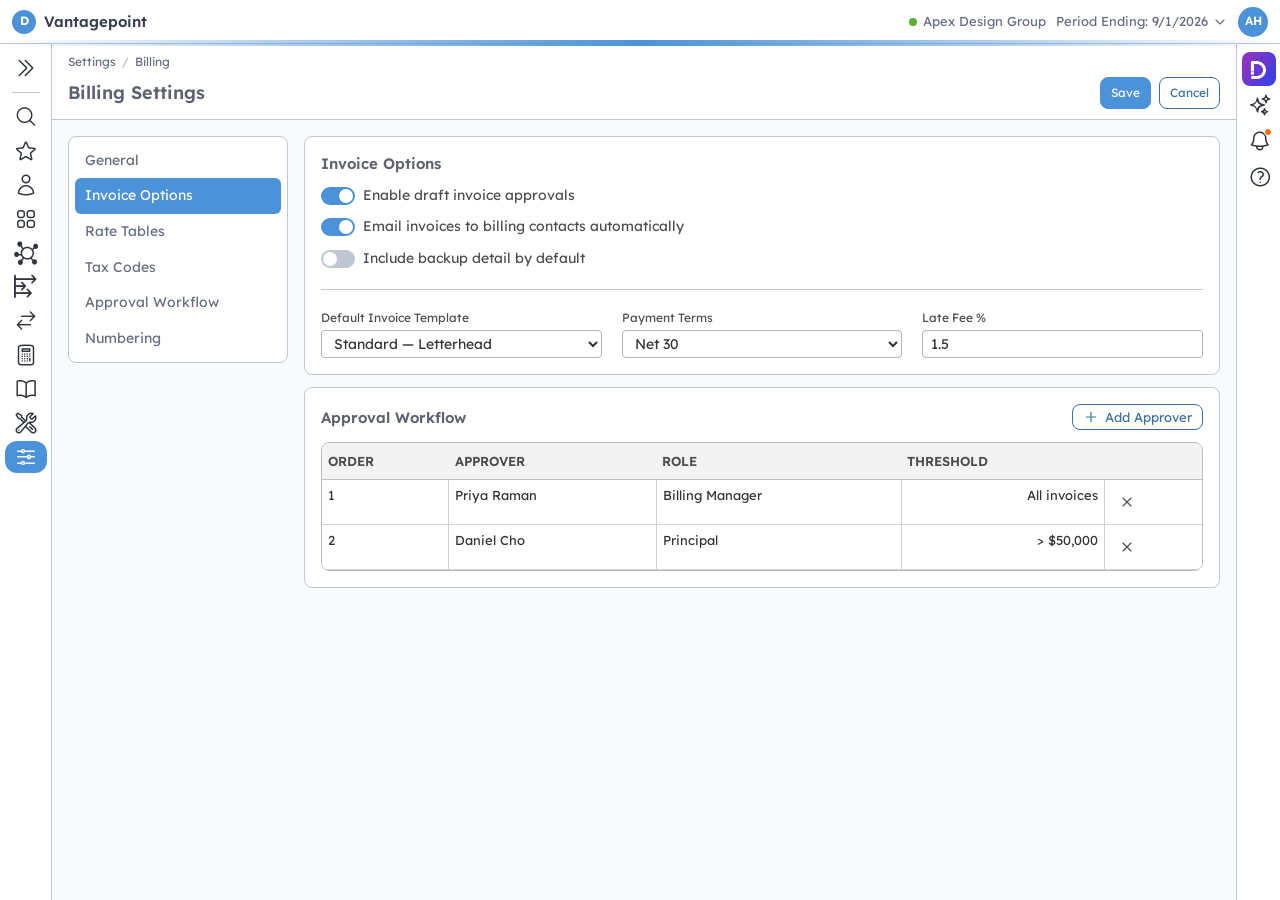
<file: templates/settings-form.html>
<!DOCTYPE html>
<html lang="en">
<head>
<meta charset="utf-8">
<meta name="viewport" content="width=device-width, initial-scale=1">
<title>Settings — Vantagepoint mockup</title>
<link rel="preconnect" href="https://fonts.googleapis.com">
<link href="https://fonts.googleapis.com/css2?family=Lexend:wght@300..700&display=swap" rel="stylesheet">
<link rel="stylesheet" href="../css/vp-tokens.css">
<link rel="stylesheet" href="../css/vp-base.css">
<link rel="stylesheet" href="../css/vp-shell.css">
<link rel="stylesheet" href="../css/vp-components.css">
<link rel="stylesheet" href="../css/vp-hicons.css">
<script defer src="../js/vp-icons.js"></script>
<script defer src="../js/vp-kit.js"></script>
<style>
  /* settings two-column layout local to this template */
  .settings-layout { display: flex; gap: 16px; align-items: flex-start; }
  .settings-sidenav {
    flex: none; width: 220px;
    background: var(--color-base-bg);
    border: 1px solid var(--color-app-nav-border);
    border-radius: var(--border-radius-tile, 8px);
    padding: 6px;
  }
  .settings-sidenav button {
    display: block; width: 100%; text-align: left;
    padding: 8px 10px; border: 0; border-radius: 6px;
    background: transparent; color: var(--color-nav-menu-item-text);
    font: inherit; cursor: pointer;
  }
  .settings-sidenav button:hover { background: var(--color-nav-menu-item-bg-hover); }
  .settings-sidenav button.is-selected {
    background: var(--color-nav-menu-item-bg-selected);
    color: var(--color-nav-menu-item-selected);
  }
  .settings-body { flex: 1; min-width: 0; }
</style>
</head>
<body class="vp-app">

  <header class="vp-banner">
    <div class="vp-banner__product"><span class="vp-banner__logo">D</span> Vantagepoint</div>
    <div class="vp-banner__actions">
      <span class="vp-banner__firm"><span class="dot"></span> Apex Design Group</span>
      <span class="vp-banner__period">Period Ending: 9/1/2026 <svg class="vp-icon vp-icon--sm"><use href="#i-chevron-down"/></svg></span>
      <div class="vp-banner__avatar">AH</div>
    </div>
  </header>

  <div class="vp-app__body">
    <nav class="vp-nav">
      <button class="vp-nav__item" data-vp-flyout="navFlyout" title="Expand"><i class="vp-hicon vp-hicon--chevrons-right"></i></button>
      <div class="vp-nav__divider"></div>
      <button class="vp-nav__item" title="Search"><i class="vp-hicon vp-hicon--search"></i></button>
      <button class="vp-nav__item" title="Favorites"><i class="vp-hicon vp-hicon--star"></i></button>
      <button class="vp-nav__item" title="My Stuff"><i class="vp-hicon vp-hicon--nav-my-stuff"></i></button>
      <button class="vp-nav__item" title="Dashboards"><i class="vp-hicon vp-hicon--nav-dashboard"></i></button>
      <button class="vp-nav__item" title="Hubs"><i class="vp-hicon vp-hicon--nav-hubs"></i></button>
      <button class="vp-nav__item" title="Resource Management"><i class="vp-hicon vp-hicon--nav-resource-management"></i></button>
      <button class="vp-nav__item" title="Transaction Center"><i class="vp-hicon vp-hicon--nav-transaction"></i></button>
      <button class="vp-nav__item" title="Accounting"><i class="vp-hicon vp-hicon--nav-accounting"></i></button>
      <button class="vp-nav__item" title="General Ledger"><i class="vp-hicon vp-hicon--nav-general-ledger"></i></button>
      <button class="vp-nav__item" title="Utilities"><i class="vp-hicon vp-hicon--nav-utilities"></i></button>
      <button class="vp-nav__item is-selected" title="Settings"><i class="vp-hicon vp-hicon--nav-settings"></i></button>
    </nav>

    <div class="vp-nav-flyout" id="navFlyout">
      <button class="vp-nav-flyout__pin" data-vp-flyout="navFlyout">
        <i class="vp-hicon vp-hicon--sm vp-hicon--pinned"></i> Unpin Menu
        <span class="chev" style="margin-left:auto">‹‹</span>
      </button>
      <hr class="vp-divider">
      <button class="vp-nav-flyout__item"><i class="vp-hicon vp-hicon--sm vp-hicon--search"></i> Search</button>
      <button class="vp-nav-flyout__item"><i class="vp-hicon vp-hicon--sm vp-hicon--star"></i> Favorites</button>
      <hr class="vp-divider">
      <button class="vp-nav-flyout__item"><i class="vp-hicon vp-hicon--sm vp-hicon--nav-my-stuff"></i> My Stuff</button>
      <button class="vp-nav-flyout__item"><i class="vp-hicon vp-hicon--sm vp-hicon--nav-dashboard"></i> Dashboards</button>
      <button class="vp-nav-flyout__item"><i class="vp-hicon vp-hicon--sm vp-hicon--nav-hubs"></i> Hubs <span class="chev">›</span></button>
      <button class="vp-nav-flyout__item"><i class="vp-hicon vp-hicon--sm vp-hicon--nav-resource-management"></i> Resource Management <span class="chev">›</span></button>
      <button class="vp-nav-flyout__item"><i class="vp-hicon vp-hicon--sm vp-hicon--nav-transaction"></i> Transaction Center <span class="chev">›</span></button>
      <button class="vp-nav-flyout__item"><i class="vp-hicon vp-hicon--sm vp-hicon--nav-accounting"></i> Accounting <span class="chev">›</span></button>
      <button class="vp-nav-flyout__item"><i class="vp-hicon vp-hicon--sm vp-hicon--nav-general-ledger"></i> General Ledger <span class="chev">›</span></button>
      <button class="vp-nav-flyout__item"><i class="vp-hicon vp-hicon--sm vp-hicon--nav-utilities"></i> Utilities <span class="chev">›</span></button>
      <button class="vp-nav-flyout__item is-selected"><i class="vp-hicon vp-hicon--sm vp-hicon--nav-settings"></i> Settings <span class="chev">∨</span></button>
      <div class="vp-nav-flyout__sub">
        <button class="vp-nav-flyout__item">Billing</button>
        <button class="vp-nav-flyout__item">Hubs</button>
        <button class="vp-nav-flyout__item">Security</button>
        <button class="vp-nav-flyout__item">System</button>
      </div>
    </div>

    <main class="vp-main">
      <div class="vp-page-header">
        <div class="vp-breadcrumb">
          <a href="#">Settings</a><span class="sep">/</span><span>Billing</span>
        </div>
        <div class="vp-page-header__row">
          <div class="vp-page-header__title">Billing Settings</div>
          <div class="vp-page-header__actions">
            <button class="vp-btn vp-btn--primary">Save</button>
            <button class="vp-btn">Cancel</button>
          </div>
        </div>
      </div>

      <div class="vp-page-content">
        <div class="settings-layout">
          <div class="settings-sidenav">
            <button>General</button>
            <button class="is-selected">Invoice Options</button>
            <button>Rate Tables</button>
            <button>Tax Codes</button>
            <button>Approval Workflow</button>
            <button>Numbering</button>
          </div>

          <div class="settings-body vp-stack">
            <div class="vp-panel">
              <div class="vp-panel__header">
                <div class="vp-panel__title">Invoice Options</div>
              </div>
              <div class="vp-stack">
                <label class="vp-toggle">
                  <input type="checkbox" checked>
                  <span class="vp-toggle__track"></span>
                  Enable draft invoice approvals
                </label>
                <label class="vp-toggle">
                  <input type="checkbox" checked>
                  <span class="vp-toggle__track"></span>
                  Email invoices to billing contacts automatically
                </label>
                <label class="vp-toggle">
                  <input type="checkbox">
                  <span class="vp-toggle__track"></span>
                  Include backup detail by default
                </label>
                <hr class="vp-divider">
                <div class="vp-form-grid">
                  <div class="vp-field">
                    <label class="vp-field__label">Default Invoice Template</label>
                    <select><option>Standard — Letterhead</option><option>Detailed</option><option>AIA G702/G703</option></select>
                  </div>
                  <div class="vp-field">
                    <label class="vp-field__label">Payment Terms</label>
                    <select><option>Net 30</option><option>Net 45</option><option>Due on Receipt</option></select>
                  </div>
                  <div class="vp-field">
                    <label class="vp-field__label">Late Fee %</label>
                    <input type="number" value="1.5" step="0.1">
                  </div>
                </div>
              </div>
            </div>

            <div class="vp-panel">
              <div class="vp-panel__header">
                <div class="vp-panel__title">Approval Workflow</div>
                <div class="vp-spacer"></div>
                <button class="vp-btn vp-btn--sm" data-vp-open="approverDialog">
                  <svg class="vp-icon vp-icon--sm"><use href="#i-plus"/></svg> Add Approver
                </button>
              </div>
              <div class="vp-grid-wrap">
                <table class="vp-grid">
                  <thead><tr><th>Order</th><th>Approver</th><th>Role</th><th>Threshold</th><th></th></tr></thead>
                  <tbody>
                    <tr><td>1</td><td>Priya Raman</td><td>Billing Manager</td><td class="num">All invoices</td>
                      <td><button class="vp-btn vp-btn--icon" title="Remove"><svg class="vp-icon vp-icon--sm"><use href="#i-x"/></svg></button></td></tr>
                    <tr><td>2</td><td>Daniel Cho</td><td>Principal</td><td class="num">&gt; $50,000</td>
                      <td><button class="vp-btn vp-btn--icon" title="Remove" data-vp-open="deleteConfirm"><svg class="vp-icon vp-icon--sm"><use href="#i-x"/></svg></button></td></tr>
                  </tbody>
                </table>
              </div>
            </div>
          </div>
        </div>
      </div>
    </main>

    <!-- Right Utility Rail (Pattern 1) -->
    <aside class="vp-utility-rail">
      <button class="vp-utility-rail__item vp-utility-rail__item--dela" title="Ask Dela">
        <i class="vp-hicon vp-dela">
          <span class="vp-hicon vp-hicon--dela-1"></span><span class="vp-hicon vp-hicon--dela-2"></span>
          <span class="vp-hicon vp-hicon--dela-3"></span><span class="vp-hicon vp-hicon--dela-4"></span>
        </i>
      </button>
      <button class="vp-utility-rail__item" title="Insights"><i class="vp-hicon vp-hicon--sparkles"></i></button>
      <button class="vp-utility-rail__item" title="Notifications"><i class="vp-hicon vp-hicon--bell"></i><span class="vp-badge-dot"></span></button>
      <button class="vp-utility-rail__item" title="Help"><i class="vp-hicon vp-hicon--help"></i></button>
    </aside>
  </div>

  <!-- ================= confirmation dialog (Pattern 10, destructive) ================= -->
  <div class="vp-dialog vp-dialog--confirm" id="deleteConfirm" hidden>
    <div class="vp-dialog__header"></div>
    <div class="vp-dialog__body">
      <div class="vp-dialog__confirm-title">Remove Approver</div>
      <p>This will remove Daniel Cho from the invoice approval workflow.</p>
    </div>
    <div class="vp-dialog__footer">
      <button class="vp-btn vp-btn--primary" data-vp-close>Remove</button>
      <button class="vp-btn" data-vp-close>Cancel</button>
    </div>
  </div>

  <!-- ================= form dialog example ================= -->
  <div class="vp-overlay" hidden></div>
  <div class="vp-dialog" id="approverDialog" hidden>
    <div class="vp-dialog__header">
      <div class="vp-dialog__title">Add Approver</div>
      <button class="vp-btn vp-btn--icon vp-dialog__close" data-vp-close title="Close">
        <svg class="vp-icon"><use href="#i-x"/></svg>
      </button>
    </div>
    <div class="vp-dialog__body">
      <div class="vp-form-grid">
        <div class="vp-field span-full">
          <label class="vp-field__label">Employee<span class="req">*</span></label>
          <select><option>Select an employee…</option><option>Ana Torres</option><option>Ben Liu</option></select>
        </div>
        <div class="vp-field">
          <label class="vp-field__label">Approval Order</label>
          <input type="number" value="3">
        </div>
        <div class="vp-field">
          <label class="vp-field__label">Threshold</label>
          <input type="text" placeholder="e.g. > $25,000">
        </div>
        <div class="vp-field span-full">
          <label class="vp-check">
            <input type="checkbox" checked> Notify by email when an invoice is waiting
          </label>
        </div>
      </div>
      <a class="vp-dialog__more-link">Add More Approver Information</a>
    </div>
    <!-- VP convention: primary action LEFT, Cancel RIGHT -->
    <div class="vp-dialog__footer">
      <button class="vp-btn vp-btn--primary" data-vp-close>Save</button>
      <button class="vp-btn" data-vp-close>Cancel</button>
    </div>
  </div>

</body>
</html>
</file>
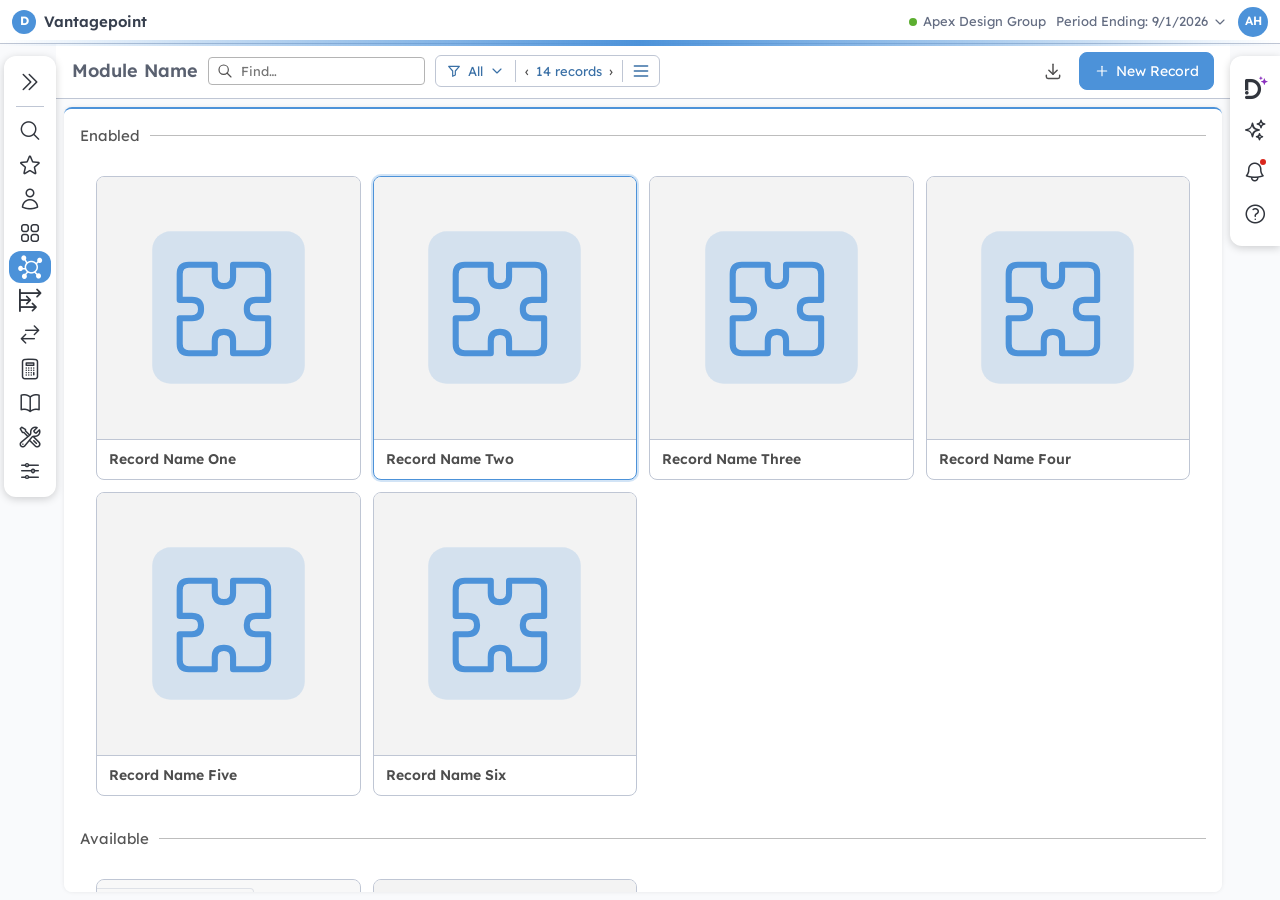
<file: templates/tile-view.html>
<!DOCTYPE html>
<html lang="en">
<head>
<meta charset="utf-8">
<meta name="viewport" content="width=device-width, initial-scale=1">
<title>Tile View — Vantagepoint mockup</title>
<link rel="preconnect" href="https://fonts.googleapis.com">
<link href="https://fonts.googleapis.com/css2?family=Lexend:wght@300..700&display=swap" rel="stylesheet">
<link rel="stylesheet" href="../css/vp-tokens.css">
<link rel="stylesheet" href="../css/vp-base.css">
<link rel="stylesheet" href="../css/vp-shell.css">
<link rel="stylesheet" href="../css/vp-components.css">
<link rel="stylesheet" href="../css/vp-hicons.css">
<script defer src="../js/vp-icons.js"></script>
<script defer src="../js/vp-kit.js"></script>
<style>
  /* ── Tile grid ─────────────────────────────────────────────────────────── */
  .vp-tile-grid {
    display: grid;
    grid-template-columns: repeat(auto-fill, minmax(220px, 1fr));
    gap: 12px;
    padding: 16px;
  }

  /* ── Individual tile ───────────────────────────────────────────────────── */
  .vp-tile {
    background: var(--color-base-bg);
    border: 1px solid var(--color-app-nav-border);
    border-radius: 8px;
    overflow: hidden;
    cursor: pointer;
    transition: box-shadow 0.15s, border-color 0.15s;
  }
  .vp-tile:hover {
    border-color: var(--color-button-bg-primary);
    box-shadow: 0 2px 8px rgba(76, 146, 217, 0.18);
  }
  .vp-tile.is-selected {
    border-color: var(--color-button-bg-primary);
    box-shadow: 0 0 0 2px rgba(76, 146, 217, 0.25);
  }

  /* Image slot — square, full tile width */
  .vp-tile__image {
    width: 100%;
    aspect-ratio: 1 / 1;
    background: var(--color-grid-header-bg, #f3f3f3);
    display: flex;
    align-items: center;
    justify-content: center;
    overflow: hidden;
    border-bottom: 1px solid var(--color-app-nav-border);
  }
  .vp-tile__image img {
    width: 70%;
    height: 70%;
    object-fit: contain;
  }
  /* Placeholder when no image */
  .vp-tile__image--placeholder {
    color: var(--color-app-nav-border);
    font-size: 4rem;
    line-height: 1;
  }

  /* Name label below the image */
  .vp-tile__name {
    padding: 10px 12px;
    font-size: 1.4rem;
    font-weight: 600;
    color: var(--color-base-text);
    white-space: nowrap;
    overflow: hidden;
    text-overflow: ellipsis;
  }

  /* ── Section title for tile groups (reuses .vp-section-title pattern) ─── */
  .vp-tile-section {
    padding: 0 16px;
  }
  .vp-tile-section + .vp-tile-section {
    margin-top: 8px;
  }

  /* ── Subscription-required badge (top of tile, inside image) ─────────── */
  .vp-tile__badge {
    position: relative;
  }
  .vp-tile__badge-label {
    position: absolute;
    top: 8px;
    left: 0;
    padding: 2px 8px;
    font-size: 1.1rem;
    font-weight: 600;
    color: var(--color-base-text);
    background: var(--color-base-bg);
    border: 1px solid var(--color-app-nav-border);
    border-left: none;
    border-radius: 0 4px 4px 0;
    display: flex;
    align-items: center;
    gap: 4px;
  }


</style>
</head>
<body class="vp-app">

  <!-- SVG sprite (content-area icons) -->
  <svg xmlns="http://www.w3.org/2000/svg" style="display:none" aria-hidden="true">
    <symbol id="i-search" viewBox="0 0 24 24"><circle cx="10" cy="10" r="7"/><path d="M21 21l-6-6"/></symbol>
    <symbol id="i-filter" viewBox="0 0 24 24"><path d="M4 5h16l-6 7v6l-4 2v-8z"/></symbol>
    <symbol id="i-chevron-down" viewBox="0 0 24 24"><path d="M6 9l6 6l6-6"/></symbol>
    <symbol id="i-plus" viewBox="0 0 24 24"><path d="M12 5v14"/><path d="M5 12h14"/></symbol>
    <symbol id="i-download" viewBox="0 0 24 24"><path d="M4 17v2a2 2 0 0 0 2 2h12a2 2 0 0 0 2-2v-2"/><path d="M12 4v12"/><path d="M7 11l5 5l5-5"/></symbol>
    <symbol id="i-menu" viewBox="0 0 24 24"><path d="M4 6h16"/><path d="M4 12h16"/><path d="M4 18h16"/></symbol>
    <symbol id="i-dashboard" viewBox="0 0 24 24"><rect x="4" y="4" width="6" height="6" rx="1"/><rect x="14" y="4" width="6" height="6" rx="1"/><rect x="4" y="14" width="6" height="6" rx="1"/><rect x="14" y="14" width="6" height="6" rx="1"/></symbol>
    <symbol id="i-help" viewBox="0 0 24 24"><circle cx="12" cy="12" r="9"/><path d="M12 17v.01"/><path d="M12 13.5a1.5 1.5 0 0 1 1-1.5a2.6 2.6 0 1 0-3-4"/></symbol>
    <symbol id="i-info" viewBox="0 0 24 24"><circle cx="12" cy="12" r="9"/><path d="M12 7v.01"/><path d="M12 11v6"/></symbol>
    <symbol id="i-layout" viewBox="0 0 24 24"><rect x="4" y="5" width="16" height="14" rx="2"/><path d="M4 9h16"/></symbol>
  </svg>

  <header class="vp-banner">
    <div class="vp-banner__product">
      <span class="vp-banner__logo">D</span>
      Vantagepoint
    </div>
    <div class="vp-banner__actions">
      <span class="vp-banner__firm"><span class="dot"></span> Apex Design Group</span>
      <span class="vp-banner__period">Period Ending: 9/1/2026 <svg class="vp-icon vp-icon--sm"><use href="#i-chevron-down"/></svg></span>
      <div class="vp-banner__avatar">AH</div>
    </div>
  </header>

  <div class="vp-app__body">
    <nav class="vp-nav vp-nav--floating">
      <button class="vp-nav__item" data-vp-flyout="navFlyout" title="Expand"><i class="vp-hicon vp-hicon--chevrons-right"></i></button>
      <div class="vp-nav__divider"></div>
      <button class="vp-nav__item" title="Search"><i class="vp-hicon vp-hicon--search"></i></button>
      <button class="vp-nav__item" title="Favorites"><i class="vp-hicon vp-hicon--star"></i></button>
      <button class="vp-nav__item" title="My Stuff"><i class="vp-hicon vp-hicon--nav-my-stuff"></i></button>
      <button class="vp-nav__item" title="Dashboards"><i class="vp-hicon vp-hicon--nav-dashboard"></i></button>
      <button class="vp-nav__item is-selected" title="Hubs"><i class="vp-hicon vp-hicon--nav-hubs"></i></button>
      <button class="vp-nav__item" title="Resource Management"><i class="vp-hicon vp-hicon--nav-resource-management"></i></button>
      <button class="vp-nav__item" title="Transaction Center"><i class="vp-hicon vp-hicon--nav-transaction"></i></button>
      <button class="vp-nav__item" title="Accounting"><i class="vp-hicon vp-hicon--nav-accounting"></i></button>
      <button class="vp-nav__item" title="General Ledger"><i class="vp-hicon vp-hicon--nav-general-ledger"></i></button>
      <button class="vp-nav__item" title="Utilities"><i class="vp-hicon vp-hicon--nav-utilities"></i></button>
      <button class="vp-nav__item" title="Settings"><i class="vp-hicon vp-hicon--nav-settings"></i></button>
    </nav>

    <div class="vp-nav-flyout" id="navFlyout">
      <button class="vp-nav-flyout__pin" data-vp-flyout="navFlyout">
        <i class="vp-hicon vp-hicon--sm vp-hicon--pinned"></i> Unpin Menu
        <span class="chev" style="margin-left:auto">‹‹</span>
      </button>
      <hr class="vp-divider">
      <button class="vp-nav-flyout__item"><i class="vp-hicon vp-hicon--sm vp-hicon--search"></i> Search</button>
      <button class="vp-nav-flyout__item"><i class="vp-hicon vp-hicon--sm vp-hicon--star"></i> Favorites</button>
      <hr class="vp-divider">
      <button class="vp-nav-flyout__item"><i class="vp-hicon vp-hicon--sm vp-hicon--nav-my-stuff"></i> My Stuff</button>
      <button class="vp-nav-flyout__item"><i class="vp-hicon vp-hicon--sm vp-hicon--nav-dashboard"></i> Dashboards</button>
      <button class="vp-nav-flyout__item"><i class="vp-hicon vp-hicon--sm vp-hicon--nav-hubs"></i> Hubs <span class="chev">∨</span></button>
      <div class="vp-nav-flyout__sub">
        <button class="vp-nav-flyout__item is-selected">Projects</button>
        <button class="vp-nav-flyout__item">Contacts</button>
        <button class="vp-nav-flyout__item">Firms</button>
      </div>
      <button class="vp-nav-flyout__item"><i class="vp-hicon vp-hicon--sm vp-hicon--nav-resource-management"></i> Resource Management</button>
      <button class="vp-nav-flyout__item"><i class="vp-hicon vp-hicon--sm vp-hicon--nav-transaction"></i> Transaction Center</button>
      <button class="vp-nav-flyout__item"><i class="vp-hicon vp-hicon--sm vp-hicon--nav-accounting"></i> Accounting</button>
      <button class="vp-nav-flyout__item"><i class="vp-hicon vp-hicon--sm vp-hicon--nav-general-ledger"></i> General Ledger</button>
      <button class="vp-nav-flyout__item"><i class="vp-hicon vp-hicon--sm vp-hicon--nav-utilities"></i> Utilities</button>
      <button class="vp-nav-flyout__item"><i class="vp-hicon vp-hicon--sm vp-hicon--nav-settings"></i> Settings</button>
    </div>

    <main class="vp-main">

      <!-- Hub Toolbar — tile view variant -->
      <div class="vp-hub-toolbar">
        <span class="vp-hub-toolbar__module">Module Name</span>
        <div class="vp-search">
          <svg class="vp-icon vp-icon--sm"><use href="#i-search"/></svg>
          <input type="text" placeholder="Find…">
        </div>
        <!-- Toolbar group: filter · pager · view toggle (all one bordered pill) -->
        <div class="vp-toolbar-group" style="position:relative">
          <button class="vp-toolbar-group__seg" data-vp-flyout="filterPopup">
            <svg class="vp-icon vp-icon--sm"><use href="#i-filter"/></svg>
            All
            <svg class="vp-icon vp-icon--sm"><use href="#i-chevron-down"/></svg>
          </button>

          <!-- Filter / Saved-Search two-panel popup -->
          <div class="vp-filter-popup" id="filterPopup" style="top:36px; left:0">
            <div class="vp-filter-popup__left">
              <div class="vp-filter-popup__header">Saved Searches</div>
              <div class="vp-search vp-filter-popup__quickfind"><input type="text" placeholder="Quick Find"></div>
              <button class="vp-filter-popup__item is-selected">All</button>
              <button class="vp-filter-popup__item">Active</button>
              <div class="vp-filter-popup__group">My Searches</div>
              <button class="vp-filter-popup__item">My Search 1</button>
              <div class="vp-filter-popup__new"><a>+ New Search</a></div>
            </div>
            <div class="vp-filter-popup__right">
              <div class="vp-search"><input type="text" placeholder="Find in list..."></div>
              <div class="vp-filter-popup__list">
                <label class="vp-filter-popup__row">
                  <input type="checkbox"><span class="vp-filter-popup__avatar">R1</span>
                  <span><span class="vp-filter-popup__row-name">Record One</span><br>
                  <span class="vp-filter-popup__row-sub">Category</span></span>
                </label>
                <label class="vp-filter-popup__row">
                  <input type="checkbox"><span class="vp-filter-popup__avatar">R2</span>
                  <span><span class="vp-filter-popup__row-name">Record Two</span><br>
                  <span class="vp-filter-popup__row-sub">Category</span></span>
                </label>
              </div>
              <div class="vp-filter-popup__footer">
                <button class="vp-btn vp-btn--primary vp-btn--mini">Select All</button>
              </div>
            </div>
          </div>

          <div class="vp-toolbar-group__sep"></div>
          <span class="vp-toolbar-group__seg vp-toolbar-group__seg--pager">
            <button title="Previous">‹</button>
            14 records
            <button title="Next">›</button>
          </span>
          <div class="vp-toolbar-group__sep"></div>
          <!-- Single toggle: shows list icon because current view is tile -->
          <button class="vp-toolbar-group__seg vp-toolbar-group__seg--icon" title="List view" onclick="window.location='list-view.html'">
            <svg class="vp-icon"><use href="#i-menu"/></svg>
          </button>
        </div>

        <div class="vp-spacer"></div>
        <button class="vp-btn vp-btn--icon" title="Export"><svg class="vp-icon"><use href="#i-download"/></svg></button>
        <button class="vp-btn vp-btn--add">
          <svg class="vp-icon vp-icon--sm"><use href="#i-plus"/></svg> New Record
        </button>
      </div>

      <!-- Record card (white card with blue top line, same as hub pages) -->
      <div class="vp-record-card" style="margin:8px; border-radius:8px; overflow-y:auto; flex:1; display:flex; flex-direction:column;">

        <!-- Section: Enabled records -->
        <div class="vp-tile-section">
          <div class="vp-section-title" style="margin-top:16px;">Enabled</div>
          <div class="vp-tile-grid">

            <div class="vp-tile">
              <div class="vp-tile__image">
                <img src="../icons/tile-placeholder.svg" alt="">
              </div>
              <div class="vp-tile__name">Record Name One</div>
            </div>

            <div class="vp-tile is-selected">
              <div class="vp-tile__image">
                <img src="../icons/tile-placeholder.svg" alt="">
              </div>
              <div class="vp-tile__name">Record Name Two</div>
            </div>

            <div class="vp-tile">
              <div class="vp-tile__image">
                <img src="../icons/tile-placeholder.svg" alt="">
              </div>
              <div class="vp-tile__name">Record Name Three</div>
            </div>

            <div class="vp-tile">
              <div class="vp-tile__image">
                <img src="../icons/tile-placeholder.svg" alt="">
              </div>
              <div class="vp-tile__name">Record Name Four</div>
            </div>

            <div class="vp-tile">
              <div class="vp-tile__image">
                <img src="../icons/tile-placeholder.svg" alt="">
              </div>
              <div class="vp-tile__name">Record Name Five</div>
            </div>

            <div class="vp-tile">
              <div class="vp-tile__image">
                <img src="../icons/tile-placeholder.svg" alt="">
              </div>
              <div class="vp-tile__name">Record Name Six</div>
            </div>

          </div>
        </div>

        <!-- Section: Available (with subscription-required tile variant) -->
        <div class="vp-tile-section" style="margin-bottom:16px;">
          <div class="vp-section-title">Available</div>
          <div class="vp-tile-grid">

            <!-- Subscription Required tile variant -->
            <div class="vp-tile vp-tile__badge">
              <div class="vp-tile__badge-label">
                <svg class="vp-icon vp-icon--sm"><use href="#i-info"/></svg>
                Subscription Required
              </div>
              <div class="vp-tile__image" style="opacity:0.6;">
                <img src="../icons/tile-placeholder.svg" alt="">
              </div>
              <div class="vp-tile__name" style="color:var(--color-app-nav-border);">Record Name Seven</div>
            </div>

            <div class="vp-tile">
              <div class="vp-tile__image">
                <img src="../icons/tile-placeholder.svg" alt="">
              </div>
              <div class="vp-tile__name">Record Name Eight</div>
            </div>

          </div>
        </div>

      </div><!-- /.vp-record-card -->

    </main>

    <!-- Right Utility Rail -->
    <aside class="vp-utility-rail vp-utility-rail--floating" style="margin-top:12px;">
      <button class="vp-utility-rail__item vp-utility-rail__item--dela" title="Ask Dela">
        <i class="vp-hicon vp-dela">
          <span class="vp-hicon vp-hicon--dela-1"></span><span class="vp-hicon vp-hicon--dela-2"></span>
          <span class="vp-hicon vp-hicon--dela-3"></span><span class="vp-hicon vp-hicon--dela-4"></span>
        </i>
      </button>
      <button class="vp-utility-rail__item" title="Insights"><i class="vp-hicon vp-hicon--sparkles"></i></button>
      <button class="vp-utility-rail__item" title="Notifications"><i class="vp-hicon vp-hicon--bell"></i><span class="vp-badge-dot"></span></button>
      <button class="vp-utility-rail__item" title="Help"><i class="vp-hicon vp-hicon--help"></i></button>
    </aside>
  </div>

  <script>
    // Tile selection — click to select, click again to deselect
    document.querySelectorAll('.vp-tile').forEach(tile => {
      tile.addEventListener('click', () => {
        document.querySelectorAll('.vp-tile.is-selected').forEach(t => t.classList.remove('is-selected'));
        tile.classList.add('is-selected');
      });
    });
  </script>

</body>
</html>
</file>
<file: css/vp-tokens.css>
/* ==========================================================================
   Vantagepoint design tokens — extracted from the BUILT product
   Source: styles20260909205338.min.css
   Generated: 2026-09-10 by scripts/extract-tokens.py — do not edit by hand;
   re-run the script against a fresh product CSS instead.

   Light theme = `body.harmony` block (current Harmony-reskinned VP look).
   Dark theme  = `body.harmony[data-theme=dark]` overrides.
   Toggle dark mode by setting  <html data-theme="dark">.
   ========================================================================== */

:root {
  color-scheme: light;

  /* --- status tokens (product :root block) --- */
  --color-list-item-bg-hover: #f0ffff;
  --color-list-item-bg-selected: #D9EBF2;
  --scroll-width: 16px;
  --vp-status-color-attention: #fcaa32;
  --vp-status-color-info: #4287ed;
  --vp-status-color-negative: #c41f1f;
  --vp-status-color-neutral: #c4c4c4;
  --vp-status-color-positive: #5cae30;
  --vp-status-icon: radial-gradient( circle at top left, rgba(255, 255, 255, 0.8) 0%, rgba(255, 255, 255, 0.5) 30%, rgba(255, 255, 0, 0) 60%, rgba(255, 255, 255, 0) 100% );
  --vp-status-important-dark: url("data:image/svg+xml;utf8,<svg version='1.1' xmlns='http://www.w3.org/2000/svg' x='0px' y='0px' viewBox='0 0 256 256'><circle cx='128' cy='192' r='16'/><path d='M144,64c0-8.8-7.2-16-16-16s-16,7.2-16,16v80c0,8.8,7.2,16,16,16s16-7.2,16-16V64z'/></svg>");
  --vp-status-important-light: url("data:image/svg+xml;utf8,<svg version='1.1' xmlns='http://www.w3.org/2000/svg' x='0px' y='0px' viewBox='0 0 256 256'><circle fill='white' cx='128' cy='192' r='16'/><path fill='white' d='M144,64c0-8.8-7.2-16-16-16s-16,7.2-16,16v80c0,8.8,7.2,16,16,16s16-7.2,16-16V64z'/></svg>");
  --vp-status-shape-star: polygon( 97% 34%, 68% 29%, 55% 3%, 46% 3%, 32% 29%, 3% 34%, 0% 42%, 21% 63%, 16% 92%, 24% 97%, 50% 84%, 76% 98%, 84% 92%, 79% 63%, 100% 42%, 97% 34% );
  --vp-status-shape-tiangle: polygon( 100% 90%, 55% 0%, 45% 0%, 0% 90%, 5% 100%, 95% 100%, 100% 90% );

  /* --- core tokens (colors, layout, typography) --- */
  --banner-height: 44px;
  --border-radius-button: 8px;
  --color-action-menu-active-bg: #cccccc;
  --color-action-menu-grid-arrow: #245871;
  --color-action-menu-grid-item-bg: #F2F2F2;
  --color-action-menu-grid-item-bg-disabled: #F2F2F2;
  --color-action-menu-grid-item-bg-hover: #F2F2F2;
  --color-action-menu-grid-item-border: #C2C2C2;
  --color-action-menu-grid-item-border-disabled: #C2C2C2;
  --color-action-menu-grid-item-text: #245871;
  --color-action-menu-grid-item-text-disabled: #808080;
  --color-action-menu-grid-item-text-hover: #2679A1;
  --color-action-menu-item-bg: #FFFFFF;
  --color-action-menu-item-bg-disabled: #FFFFFF;
  --color-action-menu-item-bg-hover: #EAEFF5;
  --color-action-menu-item-border: #3A70A6;
  --color-action-menu-item-border-disabled: #E0E4EB;
  --color-action-menu-item-text: #3A70A6;
  --color-action-menu-item-text-disabled: #E0E4EB;
  --color-action-menu-item-text-hover: #3A70A6;
  --color-action-menu-separator: #dadada;
  --color-app-add-action-bg: #4C92D9;
  --color-app-add-action-bg-hover: #3A70A6;
  --color-app-add-action-border: #4C92D9;
  --color-app-add-action-border-hover: #3A70A6;
  --color-app-add-action-text: #FFFFFF;
  --color-app-add-action-text-hover: #FFFFFF;
  --color-app-nav-bg: #ffffff;
  --color-app-nav-border: #BFC6D4;
  --color-app-nav-field-border: #E0E4EB;
  --color-app-nav-separator: #bbbbbb;
  --color-app-nav-text: #4C92D9;
  --color-application-bg: #FFFFFF;
  --color-application-header-bg: #EDF0F6;
  --color-application-header-text: #5A6170;
  --color-application-top-bg: #FFFFFF;
  --color-application-top-line: #4C92D9;
  --color-approval-center-approved-bg: #B0E8C8;
  --color-approval-center-rejected-bg: #FCCDCD;
  --color-approval-center-submitted-bg: #FFEDA7;
  --color-banner-bg: #FFFFFF;
  --color-banner-notification: #eb7114;
  --color-banner-prior-period-bg: linear-gradient(#FEA848 1%, #FFFFFF 100%);
  --color-banner-product-name: #373F4E;
  --color-banner-settings-icon-bg: #4C92D9;
  --color-banner-text: #646D82;
  --color-base-bg: #ffffff;
  --color-base-text: #4d4d4d;
  --color-button-bg: #FFFFFF;
  --color-button-bg-disabled: #FFFFFF;
  --color-button-bg-hover: #EAEFF5;
  --color-button-bg-primary: #4C92D9;
  --color-button-bg-primary-disabled: #E0E4EB;
  --color-button-bg-primary-hover: #3A70A6;
  --color-button-border: #3A70A6;
  --color-button-border-disabled: #B0B0B0;
  --color-button-border-hover: #3A70A6;
  --color-button-border-primary: #4C92D9;
  --color-button-border-primary-disabled: #E0E4EB;
  --color-button-border-primary-hover: #3A70A6;
  --color-button-text: #3A70A6;
  --color-button-text-disabled: #B0B0B0;
  --color-button-text-hover: #3A70A6;
  --color-button-text-primary: #FFFFFF;
  --color-button-text-primary-disabled: #BFC6D4;
  --color-button-text-primary-hover: #FFFFFF;
  --color-calendar-bg: #ffffff;
  --color-calendar-border: #cccccc;
  --color-calendar-event-text: #4d4d4d;
  --color-calendar-event-text-all-day: #eeeeee;
  --color-calendar-hover-bg: #95C7DC;
  --color-calendar-other-month-bg: #eeeeee;
  --color-calendar-text: #333333;
  --color-calendar-text-selected: #ffffff;
  --color-calendar-today-bg: #2C90BA;
  --color-chart-legend-bg: rgba(255, 255, 255, 0.6);
  --color-checkbox-bg: #EDF0F6;
  --color-checkbox-bg-disabled: #EDF0F6;
  --color-checkbox-bg-selected: #4C92D9;
  --color-checkbox-border: #BFC6D4;
  --color-checkbox-border-disabled: #E0E4EB;
  --color-checkbox-border-selected: #4C92D9;
  --color-checkbox-icon: #EDF0F6;
  --color-checkbox-icon-disabled: #646D82;
  --color-checkbox-slider-bg: #c9c9c9;
  --color-checkbox-slider-bg-selected: #2196F3;
  --color-checkbox-slider-text: #ffffff;
  --color-context-toolbar-action-bg: #FFFFFF;
  --color-context-toolbar-action-bg-hover: #D2E4F5;
  --color-context-toolbar-action-bg-selected: #4C92D9;
  --color-context-toolbar-action-text: #373F4E;
  --color-context-toolbar-action-text-selected: #EDF0F6;
  --color-context-toolbar-header-bg: #30659f;
  --color-context-toolbar-header-border: #30659f;
  --color-context-toolbar-header-text: #ffffff;
  --color-dashboard-dashpart-bg: #ffffff;
  --color-dashboard-dashpart-header-bg: #E6EEF2;
  --color-dashboard-dashpart-header-text: #333333;
  --color-dashboard-library-collapse-bg: #ffffff;
  --color-dashboard-library-header-bg: #eeeeee;
  --color-dashboard-library-header-text: #333333;
  --color-dashboard-library-subheader-bg: #bdbdbd;
  --color-dashboard-library-subheader-text: #333333;
  --color-dashboard-plan-grid-under-bg: #7ec864;
  --color-dashboard-total-row-bg: #E0EDCB;
  --color-dashboard-total-row-text: #333333;
  --color-dela-chat-bg-system: #dadfea;
  --color-dela-chat-bg-user: #ffffff;
  --color-dela-chat-icon-border: #c2c2c2;
  --color-dela-chat-text: #333333;
  --color-dela-insight-bg: #ffffff;
  --color-dela-insight-border: #d1d1d1;
  --color-dela-insight-filter-bg: #ffffff;
  --color-dela-insight-suggestion-bg: #8A30BE1A;
  --color-dela-insight-suggestion-link: #7338CC;
  --color-dela-insight-suggestion-text: #175371;
  --color-dela-insight-text: #333333;
  --color-dela-pane-bg: #f1f1f1;
  --color-dela-pane-border: #d1d1d1;
  --color-dela-pane-header-bg: #30659f;
  --color-dela-pane-header-border: #30659f;
  --color-dela-pane-header-text: #ffffff;
  --color-dela-pane-tab-bg-selected: linear-gradient(119deg, #8A33C2 17.59%, #423FE2 77.78%);
  --color-dela-pane-tab-text: #4A01E0;
  --color-dela-pane-tab-text-selected: #ffffff;
  --color-dialog-arrow-border: #c2c2c2;
  --color-dialog-bg: #ffffff;
  --color-dialog-border: #cccccc;
  --color-dialog-header-bg: #e5e5e5;
  --color-dialog-header-border: #dadada;
  --color-dialog-header-icon: #949494;
  --color-dialog-header-text: #20516A;
  --color-dialog-overlay-bg: #000000;
  --color-dialog-overlay-opacity: 0.1;
  --color-divider: #c9c9c9;
  --color-drag-bg: #f0f0f0;
  --color-drop-target-bg: #e5f1f5;
  --color-drop-target-border: #428bca;
  --color-element-border-selected: #428bca;
  --color-field-bg: #ffffff;
  --color-field-bg-disabled: #f4f5f6;
  --color-field-bg-edited: #e2edf4;
  --color-field-bg-invalid: #fdfadf;
  --color-field-border: #b4b4b4;
  --color-field-border-disabled: #d3d3d3;
  --color-field-border-edited: #b4b4b4;
  --color-field-border-edited-hover: #a1a1a1;
  --color-field-border-hover: #cccccc;
  --color-field-border-invalid: #D83148;
  --color-field-clear: #d3d3d3;
  --color-field-label: #4d4d4d;
  --color-field-text: #333333;
  --color-field-text-disabled: #a7a7a7;
  --color-form1099-grid-bg: #f2f2f2;
  --color-form1099-grid-border: #e5e5e5;
  --color-gradient-bg: linear-gradient(180deg, rgba(254, 254, 254, 1) 0%, rgba(254, 254, 254, 1) 0%, rgba(242, 242, 242, 1) 100%, rgba(242, 242, 242, 1) 100%);
  --color-grid-alt-header-bg: #227fbb;
  --color-grid-alt-header-text: #ffffff;
  --color-grid-alt-subheader-bg: #edf2f8;
  --color-grid-alt-subheader-border: #b5cfdc;
  --color-grid-bg: #ffffff;
  --color-grid-bg-disabled: #f1f1f1;
  --color-grid-bg-hover: #f0ffff;
  --color-grid-bg-selected: #D9EBF2;
  --color-grid-body-bg: #F9F9F9;
  --color-grid-border: #BDBDBD;
  --color-grid-border-filter-row: #B0B0B0;
  --color-grid-border-hover: #79919c;
  --color-grid-border-selected: #338DB8;
  --color-grid-cell-border: #D1D1D1;
  --color-grid-column-header-text: #4D4D4D;
  --color-grid-empty-row-text: #f7f7f7;
  --color-grid-header-bg: #f3f3f3;
  --color-grid-pinned-border: #BBBBBB;
  --color-grid-text-disabled: #333333;
  --color-help-ai-bg: #f9f9f9;
  --color-help-ai-border: #bdbdbd;
  --color-help-ai-text: #4d4d4d;
  --color-help-border: #dadada;
  --color-help-content-bg: #ffffff;
  --color-help-content-text: #4d4d4d;
  --color-help-footer-bg: #ffffff;
  --color-help-footer-text: #4d4d4d;
  --color-help-header-bg: #30659f;
  --color-help-header-text: #ffffff;
  --color-help-image-filter: none;
  --color-icon: #504f4f;
  --color-icon-back-arrow: #ffffff;
  --color-icon-back-arrow-bg: #4C92D9;
  --color-icon-chevron: #486675;
  --color-icon-chevron-hover: #13B5EA;
  --color-icon-dark: #999999;
  --color-icon-disabled: #a7a7a7;
  --color-icon-image-filter: none;
  --color-icon-light: #c6c8c8;
  --color-image-border: #ffffff;
  --color-layout-border: #bdbdbd;
  --color-layout-border-dark: #343C46;
  --color-layout-border-medium: #a7a7a7;
  --color-link-text: #4C92D9;
  --color-list-bg: #f4f3f3;
  --color-list-border: #dadada;
  --color-list-footer-bg: var(--color-gradient-bg);
  --color-list-inner-border: #c9c9c9;
  --color-list-item-bg: #ffffff;
  --color-list-item-bg-hover: #f0ffff;
  --color-list-item-bg-selected: #D9EBF2;
  --color-list-item-text: #333333;
  --color-list-quick-find-border: #d3d3d3;
  --color-login-bg: linear-gradient(90deg, #1D3747 0%, #174F71 65.62%, #1E394B 100%, #1E394B 100%);
  --color-login-body-bg: #ffffff;
  --color-login-cookie-text-disabled: #a7a7a7;
  --color-login-copyright-text: #404f61;
  --color-login-header-product-text: #5e5e5e;
  --color-login-header-text: #286fac;
  --color-login-required-cookie-bg: #f7f7f7;
  --color-menu-bg: #ffffff;
  --color-menu-border: #b4b4b4;
  --color-menu-hover: #f0ffff;
  --color-menu-selected: #D9EBF2;
  --color-menu-separator: #dadada;
  --color-menu-text: #4d4d4d;
  --color-nav-alert: rgb(230, 196, 131);
  --color-nav-alert-current: rgb(94, 138, 161);
  --color-nav-app-bg: #3b647d;
  --color-nav-category-bg: rgba(0, 0, 0, 0.2);
  --color-nav-current: rgba(14, 25, 30, 0.6);
  --color-nav-favorites: rgba(255, 255, 255, 0.3);
  --color-nav-header-text: #3db7e4;
  --color-nav-item-hover: #424c59;
  --color-nav-item-invalid: #D83148;
  --color-nav-item-selected: #424c59;
  --color-nav-item-text: #ffffff;
  --color-nav-line: rgba(255, 255, 255, 0.15);
  --color-nav-menu-bg: #FFFFFF;
  --color-nav-menu-border: #FFFFFF;
  --color-nav-menu-divider: #BFC6D4;
  --color-nav-menu-icon: #373F4E;
  --color-nav-menu-item-alert: #E6C483;
  --color-nav-menu-item-bg-hover: #D2E4F5;
  --color-nav-menu-item-bg-selected: #4C92D9;
  --color-nav-menu-item-category-bg: #DDDFE4;
  --color-nav-menu-item-icon: #31353D;
  --color-nav-menu-item-selected: #FFFFFF;
  --color-nav-menu-item-text: #646D82;
  --color-nav-menu-title: #313530;
  --color-nav-path: rgba(255, 255, 255, 0.7);
  --color-nav-popup-alert: var(--color-nav-alert);
  --color-nav-popup-bg: var(--color-base-bg);
  --color-nav-popup-current: rgba(80, 140, 164, 0.4);
  --color-nav-popup-header: rgba(0, 0, 0, 0.6);
  --color-nav-popup-selected: rgb(80, 140, 164);
  --color-nav-popup-text: var(--color-base-text);
  --color-nav-section-bg: #4b5a69;
  --color-nav-section-border: #343C46;
  --color-nav-section-selected: #556677;
  --color-nav-selected: rgb(162, 108, 6);
  --color-nav-sub-bg: #4c7690;
  --color-notification-bg-hover: #f0ffff;
  --color-notification-header-bg: #4C92D9;
  --color-notification-header-text: #ffffff;
  --color-notification-text: #333333;
  --color-page-bg: #F9FAFC;
  --color-page-error-bg: #ffffff;
  --color-page-header-bg: #ffffff;
  --color-page-header-border: #bdbdbd;
  --color-page-mode-tab-bg: #ffffff;
  --color-page-mode-tab-bg-selected: #2c90ba;
  --color-page-mode-tab-border: #2c90ba;
  --color-page-mode-tab-text: #2c90ba;
  --color-page-mode-tab-text-selected: #ffffff;
  --color-plan-gantt-wbs1-bar: #1A3049;
  --color-plan-grid-over-bg: #ff7976;
  --color-plan-grid-sched-bg: #e8e8e8;
  --color-plan-grid-sched-border: #f9f9f9;
  --color-plan-grid-under-bg: #8ad9f7;
  --color-popup-bg: #ffffff;
  --color-popup-border: #dadada;
  --color-popup-text: #333333;
  --color-preview-area-bg: #f1f1f1;
  --color-proposal-page-grid-color: #e8e8e8;
  --color-proposal-palette-header-bg: #E4E6E7;
  --color-proposal-palette-header-bg-selected: #4A7590;
  --color-proposal-palette-header-text-selected: #ffffff;
  --color-proposal-palette-subheader-bg: #f7f7f7;
  --color-proposal-palette-text: #4d4d4d;
  --color-pursuit-score-border: #e0e0e0;
  --color-pursuit-score-conditional: #5E5FCB;
  --color-pursuit-score-meter-strong: #2EAE6A;
  --color-pursuit-score-qualified: #2B8BD9;
  --color-pursuit-score-shadow: rgba(0, 0, 0, 0.05);
  --color-pursuit-score-strong: #28A163;
  --color-screen-designer-legend-hidden: #D47203;
  --color-screen-designer-legend-locked: #444444;
  --color-screen-designer-legend-secured: #D72400;
  --color-screen-designer-legend-ud-field: #2C90BA;
  --color-screen-designer-legend-visible: #25910A;
  --color-section-label: #414d5d;
  --color-sidebar-bg: #ffffff;
  --color-slider-bg: #ffffff;
  --color-slider-handle: #2196F3;
  --color-slider-text: #ffffff;
  --color-slider-text-selected: #ffffff;
  --color-slider-tick: #a9a9a9;
  --color-slider-value-selected: #5fc1bb;
  --color-slider-value-selected-end: #94dfdc;
  --color-special-bg: #428bca;
  --color-spinner-bg: #BFC6D4;
  --color-spinner-rotation: #4C92D9;
  --color-spinner-text: #525969;
  --color-status-bg: #FFFFFF;
  --color-status-border: #E0E4EB;
  --color-status-closed: #a7a7a7;
  --color-status-completed: #009900;
  --color-status-error-bg: #D83148;
  --color-status-error-text: #D83148;
  --color-status-icon: #646D82;
  --color-status-in-progress-bg: #3366FF;
  --color-status-in-progress-text: #1aa91a;
  --color-status-in-pursuit: #FFB020;
  --color-status-success-bg: #17A871;
  --color-status-success-text: #6dc0e2;
  --color-status-text: #373F4E;
  --color-status-warning-bg: #FFB020;
  --color-status-warning-text: #ff8500;
  --color-status-won: #009900;
  --color-sub-nav-favorites: rgba(0, 0, 0, 0.3);
  --color-sub-nav-favorites-selected: rgba(255, 255, 255, 0.3);
  --color-sub-nav-line: rgba(0, 0, 0, 0.15);
  --color-sub-nav-path: rgba(0, 0, 0, 0.6);
  --color-sub-nav-path-selected: rgba(255, 255, 255, 0.6);
  --color-sub-nav-selected: rgb(255,255,255);
  --color-submenu-bg: #fff;
  --color-submenu-border: #bdbdbd;
  --color-tab-arrow-active: #4C92D9;
  --color-tab-arrow-disabled: #b1b1b1;
  --color-tab-bg-hover: #edf0f6;
  --color-tab-bg-invalid: #4C92D9;
  --color-tab-bg-selected: #4C92D9;
  --color-tab-text: #4C92D9;
  --color-tab-text-invalid: #D83148;
  --color-tab-text-invalid-selected: #ffffff;
  --color-tab-text-selected: #ffffff;
  --color-timeline-bar: #c9c9c9;
  --color-timeline-marker: #6dc0e2;
  --color-timesheet-holiday-bg: #e5f5ff;
  --color-timesheet-nonworking-bg: #f2f2f2;
  --color-timesheet-total-bg: #e6e6e6;
  --color-title-header-text: #555555;
  --color-title-secondary-subheader-text: #555555;
  --color-title-subheader-text: #555555;
  --color-toolbar-bg: #eeeeee;
  --color-toolbar-bg-selected: #ffffff;
  --color-toolbar-border: #d1d1d1;
  --color-toolbar-button-border: #bcbcbc;
  --color-toolbar-text: #484848;
  --color-tooltip-bg: #FFFFFF;
  --color-tooltip-border: #FFFFFF;
  --color-tooltip-icon: #D8D5D3;
  --color-tooltip-text: #646D82;
  --color-wizard-list-bg: #FFFFFF;
  --color-wizard-list-icon: #1B4458;
  --color-wizard-list-item-circle: #A7A7A7;
  --color-wizard-list-item-circle-disabled: #AAB6BB;
  --color-wizard-list-item-hover: #4299c6;
  --color-wizard-list-item-selected: #1480B8;
  --color-wizard-list-item-text: #4D4D4D;
  --color-wizard-list-item-text-disabled: #AAB6BB;
  --color-wizard-list-item-text-selected: #FFFFFF;
  --color-workbench-bg: #EDF0F6;
  --font-application-header: Lexend, tahoma, calibri, trebuchet ms, sans-serif;
  --font-base: Lexend, tahoma, calibri, trebuchet ms, sans-serif;
  --font-family: "Harmony";
  --font-page-header: Lexend, tahoma, calibri, trebuchet ms, sans-serif;
  --font-size-application-header: 1.8rem;
  --header-padding: 76px;
  --line-height-action-menu-item: 1.3rem;
  --line-height-application-header: 2.0rem;
  --maximized-padding: 65px;
  --menu-font-family: "Harmony";
  --nav-menu-width: 52px;
  --scrollbar-handle-bg: #c1c1c159;
  --shadow-dialog: 0px 4px 8px rgba(0, 0, 0, 0.25);
  --shadow-drop-target: 0px 0px 7px 0px #428bca;
  --shadow-focus: 0 0 0 1px #FFFFFF, 0 0 0 3px #4C92D933;
  --shadow-image: 1px 1px 3px 0px rgba(0, 0, 0, 0.3);
  --shadow-nav: inset 0px 4px 4px rgba(0, 0, 0, 0.1);
  --shadow-nav-toolbar: 0 12px 40px 0 rgba(16, 24, 64, 0.24);
  --shadow-popup: drop-shadow(8px 8px 8px rgba(0, 0, 0, 0.1)) drop-shadow(4px 4px 4px rgba(0, 0, 0, 0.1)) drop-shadow(2px 2px 2px rgba(0, 0, 0, 0.3));
  --shadow-side-toolbar: 0 0 24.52px 0 rgba(166, 166, 166, 0.13), 0 19.87px 14.36px 0 rgba(166, 166, 166, 0.12), 0 11.806px 7.81px 0 rgba(166, 166, 166, 0.11), 0 6.13px 3.984px 0 rgba(166, 166, 166, 0.10), 0 2.497px 1.998px 0 rgba(166, 166, 166, 0.10), 0 0.568px 0.965px 0 rgba(166, 166, 166, 0.09);
  --shadow-tab: 1px 10px 11px #F7F6F6;
  --shadow-thumb: 0px 0px 3px 0px rgba(0, 0, 0, 0.2);
  --shadow-tile: 0px 5px 4px 0px rgba(0, 0, 0, 0.1);
  --shadow-tooltip: drop-shadow(8px 8px 8px rgba(0, 0, 0, 0.1)) drop-shadow(4px 4px 4px rgba(0, 0, 0, 0.1)) drop-shadow(2px 2px 2px rgba(0, 0, 0, 0.3));

  /* --- icon glyph map (Harmony icon font codepoints; needs fonts/Harmony.woff2) --- */
  --harmony-icon-academic-cap: "";
  --harmony-icon-add-attachment: "";
  --harmony-icon-add-note: "";
  --harmony-icon-adjustments-horizontal: "";
  --harmony-icon-adjustments-vertical: "";
  --harmony-icon-api-schema: "";
  --harmony-icon-archive-box: "";
  --harmony-icon-archive-box-arrow-down: "";
  --harmony-icon-archive-box-x-mark: "";
  --harmony-icon-arrow-down: "";
  --harmony-icon-arrow-down-circle: "";
  --harmony-icon-arrow-down-left: "";
  --harmony-icon-arrow-down-on-square: "";
  --harmony-icon-arrow-down-on-square-stack: "";
  --harmony-icon-arrow-down-right: "";
  --harmony-icon-arrow-down-tray: "";
  --harmony-icon-arrow-left: "";
  --harmony-icon-arrow-left-circle: "";
  --harmony-icon-arrow-left-end-on-rectangle: "";
  --harmony-icon-arrow-left-start-on-rectangle: "";
  --harmony-icon-arrow-long-down: "";
  --harmony-icon-arrow-long-left: "";
  --harmony-icon-arrow-long-right: "";
  --harmony-icon-arrow-long-up: "";
  --harmony-icon-arrow-path: "";
  --harmony-icon-arrow-path-rounded-square: "";
  --harmony-icon-arrow-right: "";
  --harmony-icon-arrow-right-circle: "";
  --harmony-icon-arrow-right-end-on-rectangle: "";
  --harmony-icon-arrow-right-start-on-rectangle: "";
  --harmony-icon-arrow-top-right-on-square: "";
  --harmony-icon-arrow-trending-down: "";
  --harmony-icon-arrow-trending-up: "";
  --harmony-icon-arrow-turn-down-left: "";
  --harmony-icon-arrow-turn-down-right: "";
  --harmony-icon-arrow-turn-left-down: "";
  --harmony-icon-arrow-turn-left-up: "";
  --harmony-icon-arrow-turn-right-down: "";
  --harmony-icon-arrow-turn-right-up: "";
  --harmony-icon-arrow-turn-up-left: "";
  --harmony-icon-arrow-turn-up-right: "";
  --harmony-icon-arrow-up: "";
  --harmony-icon-arrow-up-circle: "";
  --harmony-icon-arrow-up-left: "";
  --harmony-icon-arrow-up-on-square: "";
  --harmony-icon-arrow-up-on-square-stack: "";
  --harmony-icon-arrow-up-right: "";
  --harmony-icon-arrow-up-tray: "";
  --harmony-icon-arrow-uturn-down: "";
  --harmony-icon-arrow-uturn-left: "";
  --harmony-icon-arrow-uturn-right: "";
  --harmony-icon-arrow-uturn-up: "";
  --harmony-icon-arrows-pointing-in: "";
  --harmony-icon-arrows-pointing-out: "";
  --harmony-icon-arrows-right-left: "";
  --harmony-icon-arrows-up-down: "";
  --harmony-icon-ask-dela: "";
  --harmony-icon-assets: "";
  --harmony-icon-at-symbol: "";
  --harmony-icon-backspace: "";
  --harmony-icon-backward: "";
  --harmony-icon-banknotes: "";
  --harmony-icon-bars-2: "";
  --harmony-icon-bars-3: "";
  --harmony-icon-bars-3-bottom-left: "";
  --harmony-icon-bars-3-bottom-right: "";
  --harmony-icon-bars-3-center-left: "";
  --harmony-icon-bars-4: "";
  --harmony-icon-bars-arrow-down: "";
  --harmony-icon-bars-arrow-up: "";
  --harmony-icon-battery-0: "";
  --harmony-icon-battery-100: "";
  --harmony-icon-battery-50: "";
  --harmony-icon-beaker: "";
  --harmony-icon-bell: "";
  --harmony-icon-bell-alert: "";
  --harmony-icon-bell-slash: "";
  --harmony-icon-bell-snooze: "";
  --harmony-icon-billing: "";
  --harmony-icon-billing-group: "";
  --harmony-icon-bold: "";
  --harmony-icon-bolt: "";
  --harmony-icon-bolt-slash: "";
  --harmony-icon-book-open: "";
  --harmony-icon-bookmark: "";
  --harmony-icon-bookmark-slash: "";
  --harmony-icon-bookmark-square: "";
  --harmony-icon-briefcase: "";
  --harmony-icon-bug-ant: "";
  --harmony-icon-building-library: "";
  --harmony-icon-building-office: "";
  --harmony-icon-building-office-2: "";
  --harmony-icon-building-storefront: "";
  --harmony-icon-bulk-edit: "";
  --harmony-icon-bullseye: "";
  --harmony-icon-cake: "";
  --harmony-icon-calculator: "";
  --harmony-icon-calendar: "";
  --harmony-icon-calendar-date-range: "";
  --harmony-icon-calendar-days: "";
  --harmony-icon-camera: "";
  --harmony-icon-capslock: "";
  --harmony-icon-chart: "";
  --harmony-icon-chart-bar: "";
  --harmony-icon-chart-bar-square: "";
  --harmony-icon-chart-pie: "";
  --harmony-icon-chat-bubble-bottom-center: "";
  --harmony-icon-chat-bubble-bottom-center-text: "";
  --harmony-icon-chat-bubble-left: "";
  --harmony-icon-chat-bubble-left-ellipsis: "";
  --harmony-icon-chat-bubble-left-right: "";
  --harmony-icon-chat-bubble-oval-left: "";
  --harmony-icon-chat-bubble-oval-left-ellipsis: "";
  --harmony-icon-check: "";
  --harmony-icon-check-badge: "";
  --harmony-icon-check-circle: "";
  --harmony-icon-check-circle-filled: "";
  --harmony-icon-chevron-double-down: "";
  --harmony-icon-chevron-double-left: "";
  --harmony-icon-chevron-double-right: "";
  --harmony-icon-chevron-double-up: "";
  --harmony-icon-chevron-down: "";
  --harmony-icon-chevron-left: "";
  --harmony-icon-chevron-right: "";
  --harmony-icon-chevron-up: "";
  --harmony-icon-chevron-up-down: "";
  --harmony-icon-circle-stack: "";
  --harmony-icon-clipboard: "";
  --harmony-icon-clipboard-document: "";
  --harmony-icon-clipboard-document-check: "";
  --harmony-icon-clipboard-document-list: "";
  --harmony-icon-clock: "";
  --harmony-icon-cloud: "";
  --harmony-icon-cloud-arrow-down: "";
  --harmony-icon-cloud-arrow-up: "";
  --harmony-icon-code-bracket: "";
  --harmony-icon-code-bracket-square: "";
  --harmony-icon-cog: "";
  --harmony-icon-cog-6-tooth: "";
  --harmony-icon-cog-8-tooth: "";
  --harmony-icon-command-line: "";
  --harmony-icon-compass: "";
  --harmony-icon-computer-desktop: "";
  --harmony-icon-connector-blocked-path1: "";
  --harmony-icon-connector-blocked-path2: "";
  --harmony-icon-connector-hover-path1: "";
  --harmony-icon-connector-hover-path2: "";
  --harmony-icon-connector-hover-path3: "";
  --harmony-icon-connector-path1: "";
  --harmony-icon-connector-path2: "";
  --harmony-icon-connector-path3: "";
  --harmony-icon-contract: "";
  --harmony-icon-cpu-chip: "";
  --harmony-icon-credit-card: "";
  --harmony-icon-crop: "";
  --harmony-icon-cube: "";
  --harmony-icon-cube-transparent: "";
  --harmony-icon-currency-bangladeshi: "";
  --harmony-icon-currency-dollar: "";
  --harmony-icon-currency-euro: "";
  --harmony-icon-currency-pound: "";
  --harmony-icon-currency-rupee: "";
  --harmony-icon-currency-yen: "";
  --harmony-icon-cursor-arrow-rays: "";
  --harmony-icon-cursor-arrow-ripple: "";
  --harmony-icon-dashpart: "";
  --harmony-icon-dela-path1: "";
  --harmony-icon-dela-path2: "";
  --harmony-icon-dela-path3: "";
  --harmony-icon-dela-path4: "";
  --harmony-icon-deltek: "";
  --harmony-icon-device-phone-mobile: "";
  --harmony-icon-device-tablet: "";
  --harmony-icon-divide: "";
  --harmony-icon-dock: "";
  --harmony-icon-dock-center: "";
  --harmony-icon-dock-right: "";
  --harmony-icon-document: "";
  --harmony-icon-document-arrow-down: "";
  --harmony-icon-document-arrow-up: "";
  --harmony-icon-document-chart-bar: "";
  --harmony-icon-document-check: "";
  --harmony-icon-document-currency-bangladeshi: "";
  --harmony-icon-document-currency-dollar: "";
  --harmony-icon-document-currency-euro: "";
  --harmony-icon-document-currency-pound: "";
  --harmony-icon-document-currency-rupee: "";
  --harmony-icon-document-currency-yen: "";
  --harmony-icon-document-duplicate: "";
  --harmony-icon-document-magnifying-glass: "";
  --harmony-icon-document-minus: "";
  --harmony-icon-document-plus: "";
  --harmony-icon-document-text: "";
  --harmony-icon-drag: "";
  --harmony-icon-edit-square: "";
  --harmony-icon-ellipsis-horizontal: "";
  --harmony-icon-ellipsis-horizontal-circle: "";
  --harmony-icon-ellipsis-vertical: "";
  --harmony-icon-end-end-path1: "";
  --harmony-icon-end-end-path2: "";
  --harmony-icon-end-overlay: "";
  --harmony-icon-end-start-path1: "";
  --harmony-icon-end-start-path2: "";
  --harmony-icon-envelope: "";
  --harmony-icon-envelope-open: "";
  --harmony-icon-equals: "";
  --harmony-icon-exclamation: "";
  --harmony-icon-exclamation-circle: "";
  --harmony-icon-exclamation-circle-filled: "";
  --harmony-icon-exclamation-triangle: "";
  --harmony-icon-exclamation-triangle-filled: "";
  --harmony-icon-eye: "";
  --harmony-icon-eye-dropper: "";
  --harmony-icon-eye-slash: "";
  --harmony-icon-face-frown: "";
  --harmony-icon-face-smile: "";
  --harmony-icon-file-upload-download: "";
  --harmony-icon-film: "";
  --harmony-icon-finger-print: "";
  --harmony-icon-fire: "";
  --harmony-icon-first-record: "";
  --harmony-icon-flag: "";
  --harmony-icon-folder: "";
  --harmony-icon-folder-arrow-down: "";
  --harmony-icon-folder-minus: "";
  --harmony-icon-folder-open: "";
  --harmony-icon-folder-plus: "";
  --harmony-icon-forward: "";
  --harmony-icon-funnel: "";
  --harmony-icon-gantt-chart: "";
  --harmony-icon-gif: "";
  --harmony-icon-gift: "";
  --harmony-icon-gift-top: "";
  --harmony-icon-globe-alt: "";
  --harmony-icon-globe-americas: "";
  --harmony-icon-globe-asia-australia: "";
  --harmony-icon-globe-europe-africa: "";
  --harmony-icon-groupedlist: "";
  --harmony-icon-h1: "";
  --harmony-icon-h2: "";
  --harmony-icon-h3: "";
  --harmony-icon-hand-raised: "";
  --harmony-icon-hand-thumb-down: "";
  --harmony-icon-hand-thumb-down-filled: "";
  --harmony-icon-hand-thumb-up: "";
  --harmony-icon-hand-thumb-up-filled: "";
  --harmony-icon-hashtag: "";
  --harmony-icon-heart: "";
  --harmony-icon-hierarchy: "";
  --harmony-icon-history: "";
  --harmony-icon-home: "";
  --harmony-icon-home-modern: "";
  --harmony-icon-identification: "";
  --harmony-icon-impact-types: "";
  --harmony-icon-import-export: "";
  --harmony-icon-inbox: "";
  --harmony-icon-inbox-arrow-down: "";
  --harmony-icon-inbox-stack: "";
  --harmony-icon-information-circle: "";
  --harmony-icon-insight: "";
  --harmony-icon-insight-on-demand: "";
  --harmony-icon-insight-outline: "";
  --harmony-icon-integrate: "";
  --harmony-icon-inventory: "";
  --harmony-icon-italic: "";
  --harmony-icon-key: "";
  --harmony-icon-language: "";
  --harmony-icon-last-record: "";
  --harmony-icon-lifebuoy: "";
  --harmony-icon-light-bulb: "";
  --harmony-icon-link: "";
  --harmony-icon-link-slash: "";
  --harmony-icon-list-bullet: "";
  --harmony-icon-lock-closed: "";
  --harmony-icon-lock-open: "";
  --harmony-icon-magnifying-glass: "";
  --harmony-icon-magnifying-glass-circle: "";
  --harmony-icon-magnifying-glass-minus: "";
  --harmony-icon-magnifying-glass-plus: "";
  --harmony-icon-map: "";
  --harmony-icon-map-pin: "";
  --harmony-icon-match: "";
  --harmony-icon-megaphone: "";
  --harmony-icon-mic-slash: "";
  --harmony-icon-microphone: "";
  --harmony-icon-minus: "";
  --harmony-icon-minus-circle: "";
  --harmony-icon-moon: "";
  --harmony-icon-musical-note: "";
  --harmony-icon-network-graph: "";
  --harmony-icon-newspaper: "";
  --harmony-icon-no-symbol: "";
  --harmony-icon-numbered-list: "";
  --harmony-icon-paint-brush: "";
  --harmony-icon-paper-airplane: "";
  --harmony-icon-paper-clip: "";
  --harmony-icon-pause: "";
  --harmony-icon-pause-circle: "";
  --harmony-icon-pencil: "";
  --harmony-icon-pencil-square: "";
  --harmony-icon-percent-badge: "";
  --harmony-icon-phone: "";
  --harmony-icon-phone-arrow-down-left: "";
  --harmony-icon-phone-arrow-up-right: "";
  --harmony-icon-phone-x-mark: "";
  --harmony-icon-photo: "";
  --harmony-icon-pin: "";
  --harmony-icon-pinned: "";
  --harmony-icon-pinned-filled: "";
  --harmony-icon-play: "";
  --harmony-icon-play-circle: "";
  --harmony-icon-play-filled: "";
  --harmony-icon-play-pause: "";
  --harmony-icon-plus: "";
  --harmony-icon-plus-circle: "";
  --harmony-icon-plus-circle-filled: "";
  --harmony-icon-power: "";
  --harmony-icon-presentation-chart-bar: "";
  --harmony-icon-presentation-chart-line: "";
  --harmony-icon-printer: "";
  --harmony-icon-processing: "";
  --harmony-icon-puzzle-piece: "";
  --harmony-icon-qr-code: "";
  --harmony-icon-question-mark-circle: "";
  --harmony-icon-question-mark-circle-filled: "";
  --harmony-icon-queue-list: "";
  --harmony-icon-radio: "";
  --harmony-icon-receipt-percent: "";
  --harmony-icon-receipt-refund: "";
  --harmony-icon-rectangle-group: "";
  --harmony-icon-rectangle-stack: "";
  --harmony-icon-related: "";
  --harmony-icon-report-options: "";
  --harmony-icon-report-options-add: "";
  --harmony-icon-rocket-launch: "";
  --harmony-icon-rss: "";
  --harmony-icon-save: "";
  --harmony-icon-scale: "";
  --harmony-icon-scissors: "";
  --harmony-icon-server: "";
  --harmony-icon-server-stack: "";
  --harmony-icon-set-period: "";
  --harmony-icon-share: "";
  --harmony-icon-shield-check: "";
  --harmony-icon-shield-exclamation: "";
  --harmony-icon-shopping-bag: "";
  --harmony-icon-shopping-cart: "";
  --harmony-icon-signal: "";
  --harmony-icon-signal-slash: "";
  --harmony-icon-slash: "";
  --harmony-icon-sparkles: "";
  --harmony-icon-speaker-wave: "";
  --harmony-icon-speaker-x-mark: "";
  --harmony-icon-square-2-stack: "";
  --harmony-icon-square-3-stack-3d: "";
  --harmony-icon-squares-2x2: "";
  --harmony-icon-squares-plus: "";
  --harmony-icon-star: "";
  --harmony-icon-star-filled: "";
  --harmony-icon-start-end-path1: "";
  --harmony-icon-start-end-path2: "";
  --harmony-icon-start-overlay: "";
  --harmony-icon-start-start-path1: "";
  --harmony-icon-start-start-path2: "";
  --harmony-icon-stop: "";
  --harmony-icon-stop-circle: "";
  --harmony-icon-strikethrough: "";
  --harmony-icon-sun: "";
  --harmony-icon-swap: "";
  --harmony-icon-swatch: "";
  --harmony-icon-table-cells: "";
  --harmony-icon-tag: "";
  --harmony-icon-template: "";
  --harmony-icon-ticket: "";
  --harmony-icon-trash: "";
  --harmony-icon-tree: "";
  --harmony-icon-trophy: "";
  --harmony-icon-truck: "";
  --harmony-icon-tv: "";
  --harmony-icon-two-columns: "";
  --harmony-icon-underline: "";
  --harmony-icon-undock: "";
  --harmony-icon-union: "";
  --harmony-icon-upload-download: "";
  --harmony-icon-user: "";
  --harmony-icon-user-circle: "";
  --harmony-icon-user-group: "";
  --harmony-icon-user-minus: "";
  --harmony-icon-user-plus: "";
  --harmony-icon-users: "";
  --harmony-icon-variable: "";
  --harmony-icon-video-camera: "";
  --harmony-icon-video-camera-slash: "";
  --harmony-icon-view-columns: "";
  --harmony-icon-viewfinder-circle: "";
  --harmony-icon-wallet: "";
  --harmony-icon-wbs1-only-path1: "";
  --harmony-icon-wbs1-only-path2: "";
  --harmony-icon-wbs1-only-path3: "";
  --harmony-icon-wbs1-only-path4: "";
  --harmony-icon-wifi: "";
  --harmony-icon-window: "";
  --harmony-icon-window-plain: "";
  --harmony-icon-workflow: "";
  --harmony-icon-wrench: "";
  --harmony-icon-wrench-screwdriver: "";
  --harmony-icon-x-circle: "";
  --harmony-icon-x-circle-filled: "";
  --harmony-icon-x-mark: "";
  --icon-active: var(--harmony-icon-check-circle-filled);
  --icon-add: var(--harmony-icon-plus);
  --icon-add-attach: var(--harmony-icon-add-attachment);
  --icon-add-note: var(--harmony-icon-add-note);
  --icon-add-user: var(--harmony-icon-user-plus);
  --icon-addProjectStructure: var(--harmony-icon-plus-circle-filled);
  --icon-alert: var(--harmony-icon-exclamation-triangle-filled);
  --icon-arrow-down: var(--harmony-icon-arrow-down);
  --icon-arrow-left: var(--harmony-icon-arrow-left);
  --icon-arrow-right: var(--harmony-icon-arrow-right);
  --icon-arrow-up: var(--harmony-icon-arrow-up);
  --icon-ask-dela: var(--harmony-icon-ask-dela);
  --icon-attach: var(--harmony-icon-paper-clip);
  --icon-back-to-list: var(--harmony-icon-arrow-left);
  --icon-bell: var(--harmony-icon-bell);
  --icon-billing-group: var(--harmony-icon-billing-group);
  --icon-bring-to-front: var(--harmony-icon-bars-arrow-up);
  --icon-bulk-edit: var(--harmony-icon-bulk-edit);
  --icon-calendar: var(--harmony-icon-calendar);
  --icon-campaign: var(--harmony-icon-bullseye);
  --icon-cancel: var(--harmony-icon-x-circle-filled);
  --icon-capslock: var(--harmony-icon-capslock);
  --icon-category: var(--harmony-icon-tag);
  --icon-chart: var(--harmony-icon-chart-bar);
  --icon-check: var(--harmony-icon-check);
  --icon-checklist: var(--harmony-icon-list-bullet);
  --icon-chevron-double-left: var(--harmony-icon-chevron-double-left);
  --icon-chevron-double-right: var(--harmony-icon-chevron-double-right);
  --icon-chevron-down: var(--harmony-icon-chevron-down);
  --icon-chevron-up: var(--harmony-icon-chevron-up);
  --icon-chevronleft: var(--harmony-icon-chevron-left);
  --icon-chevronright: var(--harmony-icon-chevron-right);
  --icon-clarity-compass: var(--harmony-icon-compass);
  --icon-client: var(--harmony-icon-briefcase);
  --icon-close: var(--harmony-icon-x-mark);
  --icon-config-gen-nav: var(--harmony-icon-adjustments-vertical);
  --icon-config-nav: var(--harmony-icon-wrench-screwdriver);
  --icon-connector-blocked-path1: var(--harmony-icon-connector-blocked-path1);
  --icon-connector-blocked-path2: var(--harmony-icon-connector-blocked-path2);
  --icon-connector-hover-path1: var(--harmony-icon-connector-hover-path1);
  --icon-connector-hover-path2: var(--harmony-icon-connector-hover-path2);
  --icon-connector-hover-path3: var(--harmony-icon-connector-hover-path3);
  --icon-connector-path1: var(--harmony-icon-connector-path1);
  --icon-connector-path2: var(--harmony-icon-connector-path2);
  --icon-connector-path3: var(--harmony-icon-connector-path3);
  --icon-contact-nav: var(--harmony-icon-user);
  --icon-contacts-nav: var(--harmony-icon-user-group);
  --icon-conversations: var(--harmony-icon-chat-bubble-left-right);
  --icon-copy: var(--harmony-icon-document-duplicate);
  --icon-crop: var(--harmony-icon-crop);
  --icon-currency: var(--harmony-icon-currency-dollar);
  --icon-cut: var(--harmony-icon-scissors);
  --icon-dela-path1: var(--harmony-icon-dela-path1);
  --icon-dela-path2: var(--harmony-icon-dela-path2);
  --icon-dela-path3: var(--harmony-icon-dela-path3);
  --icon-dela-path4: var(--harmony-icon-dela-path4);
  --icon-delete: var(--harmony-icon-trash);
  --icon-dfp: var(--harmony-icon-deltek);
  --icon-dialogRestore: var(--harmony-icon-window);
  --icon-dock: var(--harmony-icon-dock);
  --icon-dock-center: var(--harmony-icon-dock-center);
  --icon-dock-right: var(--harmony-icon-dock-right);
  --icon-documents: var(--harmony-icon-document-magnifying-glass);
  --icon-download: var(--harmony-icon-arrow-down-on-square);
  --icon-dragndrop: var(--harmony-icon-drag);
  --icon-drilldown: var(--harmony-icon-chevron-double-down);
  --icon-droparrow1: var(--harmony-icon-chevron-down);
  --icon-droparrow2: var(--harmony-icon-chevron-down);
  --icon-edit: var(--harmony-icon-pencil);
  --icon-edit-in-edit: var(--harmony-icon-edit-square);
  --icon-ellipsis: var(--harmony-icon-ellipsis-horizontal);
  --icon-end-end-path1: var(--harmony-icon-end-end-path1);
  --icon-end-end-path2: var(--harmony-icon-end-end-path2);
  --icon-end-overlay: var(--harmony-icon-end-overlay);
  --icon-end-start-path1: var(--harmony-icon-end-start-path1);
  --icon-end-start-path2: var(--harmony-icon-end-start-path2);
  --icon-exclamation-button: var(--harmony-icon-exclamation-circle-filled);
  --icon-expand: var(--harmony-icon-arrows-pointing-out);
  --icon-export: var(--harmony-icon-cloud-arrow-down);
  --icon-eye: var(--harmony-icon-eye);
  --icon-eye-slash: var(--harmony-icon-eye-slash);
  --icon-favorite: var(--harmony-icon-star-filled);
  --icon-filter: var(--harmony-icon-funnel);
  --icon-flip-color-left: "";
  --icon-flip-color-right: "";
  --icon-flip-left: var(--harmony-icon-chevron-left);
  --icon-flip-right: var(--harmony-icon-chevron-right);
  --icon-folder: var(--harmony-icon-folder);
  --icon-formview: var(--harmony-icon-window);
  --icon-globe: var(--harmony-icon-globe-alt);
  --icon-groupedlist: var(--harmony-icon-groupedlist);
  --icon-help: var(--harmony-icon-question-mark-circle);
  --icon-hierarchy: var(--harmony-icon-hierarchy);
  --icon-history: var(--harmony-icon-history);
  --icon-horarrow: var(--harmony-icon-chevron-right);
  --icon-image: var(--harmony-icon-photo);
  --icon-import: var(--harmony-icon-cloud-arrow-up);
  --icon-import-export: var(--harmony-icon-import-export);
  --icon-inactive: var(--harmony-icon-no-symbol);
  --icon-indicator: var(--harmony-icon-exclamation);
  --icon-infobutton: var(--harmony-icon-information-circle);
  --icon-insight: var(--harmony-icon-insight);
  --icon-insight-on-demand: var(--harmony-icon-insight-on-demand);
  --icon-insight-outline: var(--harmony-icon-insight-outline);
  --icon-integrate-nav: var(--harmony-icon-integrate);
  --icon-invoice: var(--harmony-icon-newspaper);
  --icon-invoice-comment: var(--harmony-icon-chat-bubble-left-ellipsis);
  --icon-invoice-inspect: var(--harmony-icon-document-magnifying-glass);
  --icon-kpi-dashpart: var(--harmony-icon-dashpart);
  --icon-link: var(--harmony-icon-link);
  --icon-link-icon-empty: var(--harmony-icon-play);
  --icon-link-icon-solid: var(--harmony-icon-play-filled);
  --icon-listview: var(--harmony-icon-list-bullet);
  --icon-load-more: var(--harmony-icon-chevron-double-down);
  --icon-mac-rp: var(--harmony-icon-tree);
  --icon-mail: var(--harmony-icon-envelope);
  --icon-match: var(--harmony-icon-match);
  --icon-maximize: var(--harmony-icon-arrows-pointing-out);
  --icon-menu: var(--harmony-icon-bars-3);
  --icon-microphone: var(--harmony-icon-microphone);
  --icon-minimize: var(--harmony-icon-arrows-pointing-in);
  --icon-minus: var(--harmony-icon-minus);
  --icon-mute: var(--harmony-icon-speaker-x-mark);
  --icon-new-help: var(--harmony-icon-question-mark-circle-filled);
  --icon-not-in-use: var(--harmony-icon-minus-circle);
  --icon-note: var(--harmony-icon-pencil-square);
  --icon-openin-large: var(--harmony-icon-arrow-top-right-on-square);
  --icon-openoutside: var(--harmony-icon-squares-2x2);
  --icon-oppplan-nav: var(--harmony-icon-presntation-chart-bar);
  --icon-padlock: var(--harmony-icon-lock-closed);
  --icon-padlock-open: var(--harmony-icon-lock-open);
  --icon-phone-format: var(--harmony-icon-phone);
  --icon-pin: var(--harmony-icon-pin);
  --icon-pinned: var(--harmony-icon-pinned);
  --icon-pinned-emp: var(--harmony-icon-user);
  --icon-pinned-filled: var(--harmony-icon-pinned-filled);
  --icon-print: var(--harmony-icon-printer);
  --icon-processing: var(--harmony-icon-processing);
  --icon-proposals-description: var(--harmony-icon-bars-3-bottom-left);
  --icon-proposals-elements: var(--harmony-icon-rectangle-group);
  --icon-proposals-estimate: var(--harmony-icon-table-cells);
  --icon-proposals-image: var(--harmony-icon-camera);
  --icon-proposals-line: var(--harmony-icon-minus);
  --icon-proposals-section: var(--harmony-icon-queue-list);
  --icon-proposals-template: var(--harmony-icon-template);
  --icon-proposals-text: var(--harmony-icon-bars-3-bottom-left);
  --icon-recent: var(--harmony-icon-clock);
  --icon-recordarrow-left: var(--harmony-icon-chevron-left);
  --icon-recordarrow-right: var(--harmony-icon-chevron-right);
  --icon-refresh: var(--harmony-icon-arrow-path);
  --icon-reopen: var(--harmony-icon-arrow-uturn-left);
  --icon-report-options-add: var(--harmony-icon-report-options-add);
  --icon-report-options-set: var(--harmony-icon-report-options);
  --icon-rowtools: var(--harmony-icon-ellipsis-vertical);
  --icon-save: var(--harmony-icon-save);
  --icon-search: var(--harmony-icon-magnifying-glass);
  --icon-send: var(--harmony-icon-paper-airplane);
  --icon-send-to-back: var(--harmony-icon-bars-arrow-down);
  --icon-set-period: var(--harmony-icon-set-period);
  --icon-settings: var(--harmony-icon-cog-8-tooth);
  --icon-settings-local: var(--harmony-icon-wrench);
  --icon-share: var(--harmony-icon-share);
  --icon-show-details: var(--harmony-icon-magnifying-glass);
  --icon-starline: var(--harmony-icon-star);
  --icon-start-end-path1: var(--harmony-icon-start-end-path1);
  --icon-start-end-path2: var(--harmony-icon-start-end-path2);
  --icon-start-overlay: var(--harmony-icon-start-overlay);
  --icon-start-start-path1: var(--harmony-icon-start-start-path1);
  --icon-start-start-path2: var(--harmony-icon-start-start-path2);
  --icon-thumbs-down: var(--harmony-icon-hand-thumb-down);
  --icon-thumbs-down-filled: var(--harmony-icon-hand-thumb-down-filled);
  --icon-thumbs-up: var(--harmony-icon-hand-thumb-up);
  --icon-thumbs-up-filled: var(--harmony-icon-hand-thumb-up-filled);
  --icon-time-nav: var(--harmony-icon-clock);
  --icon-upload: var(--harmony-icon-arrow-up-on-square);
  --icon-user: var(--harmony-icon-user);
  --icon-vendor: var(--harmony-icon-truck);
  --icon-video: var(--harmony-icon-film);
  --icon-wbs1-only-path1: var(--harmony-icon-wbs1-only-path1);
  --icon-wbs1-only-path2: var(--harmony-icon-wbs1-only-path2);
  --icon-wbs1-only-path3: var(--harmony-icon-wbs1-only-path3);
  --icon-wbs1-only-path4: var(--harmony-icon-wbs1-only-path4);
  --icon-workflow-progress: var(--harmony-icon-workflow);
  --nav-icon-accounting: var(--harmony-icon-calculator);
  --nav-icon-asset-management: var(--harmony-icon-assets);
  --nav-icon-billing: var(--harmony-icon-billing);
  --nav-icon-cash-management: var(--harmony-icon-banknotes);
  --nav-icon-custom-buildings: var(--harmony-icon-building-office-2);
  --nav-icon-custom-chart: var(--harmony-icon-chart);
  --nav-icon-custom-client: var(--harmony-icon-briefcase);
  --nav-icon-custom-contact: var(--harmony-icon-identification);
  --nav-icon-custom-contractor: var(--harmony-icon-union);
  --nav-icon-custom-government: var(--harmony-icon-building-library);
  --nav-icon-custom-group: var(--harmony-icon-rectangle-group);
  --nav-icon-custom-people: var(--harmony-icon-user-group);
  --nav-icon-custom-person: var(--harmony-icon-user-circle);
  --nav-icon-custom-target: var(--harmony-icon-bullseye);
  --nav-icon-custom-vehicle: var(--harmony-icon-truck);
  --nav-icon-custom-workflow: var(--harmony-icon-workflow);
  --nav-icon-dashboard: var(--harmony-icon-squares-2x2);
  --nav-icon-default: var(--harmony-icon-deltek);
  --nav-icon-developer: var(--harmony-icon-command-line);
  --nav-icon-favorite: var(--harmony-icon-star-filled);
  --nav-icon-favorite-line: var(--harmony-icon-star);
  --nav-icon-general-ledger: var(--harmony-icon-book-open);
  --nav-icon-hubs: var(--harmony-icon-related);
  --nav-icon-inventory: var(--harmony-icon-inventory);
  --nav-icon-my-stuff: var(--harmony-icon-user);
  --nav-icon-payroll: var(--harmony-icon-impact-types);
  --nav-icon-pets: var(--harmony-icon-building-storefront);
  --nav-icon-proposals: var(--harmony-icon-chart-bar);
  --nav-icon-purchasing: var(--harmony-icon-shopping-cart);
  --nav-icon-resource-management: var(--harmony-icon-gantt-chart);
  --nav-icon-settings: var(--harmony-icon-adjustments-horizontal);
  --nav-icon-transaction: var(--harmony-icon-arrows-right-left);
  --nav-icon-undefined: var(--harmony-icon-minus);
  --nav-icon-utilities: var(--harmony-icon-wrench-screwdriver);
  --nav-icon-warning: var(--harmony-icon-exclamation-triangle-filled);
}

:root[data-theme="dark"] {
  color-scheme: dark;
  --color-action-menu-grid-arrow: #eeeeee;
  --color-action-menu-grid-item-bg: #262626;
  --color-action-menu-grid-item-bg-disabled: #262626;
  --color-action-menu-grid-item-bg-hover: #262626;
  --color-action-menu-grid-item-border: #404040;
  --color-action-menu-grid-item-border-disabled: #404040;
  --color-action-menu-grid-item-text: #eeeeee;
  --color-action-menu-grid-item-text-disabled: #808080;
  --color-action-menu-grid-item-text-hover: #ffffff;
  --color-action-menu-item-bg: transparent;
  --color-action-menu-item-bg-disabled: transparent;
  --color-action-menu-item-bg-hover: #9EBBFF1F;
  --color-action-menu-item-border: #E0E4EB;
  --color-action-menu-item-border-disabled: #464A4F;
  --color-action-menu-item-text: #E0E4EB;
  --color-action-menu-item-text-disabled: #464A4F;
  --color-action-menu-item-text-hover: #3A70A6;
  --color-action-menu-separator: #404040;
  --color-app-add-action-bg: #4C92D9;
  --color-app-add-action-bg-hover: #3A70A6;
  --color-app-add-action-border: #4C92D9;
  --color-app-add-action-border-hover: #3A70A6;
  --color-app-add-action-text: #26292E;
  --color-app-add-action-text-hover: #15171A;
  --color-app-nav-bg: #262626;
  --color-app-nav-border: #505050;
  --color-app-nav-field-border: #606060;
  --color-app-nav-separator: #404040;
  --color-app-nav-text: #dddddd;
  --color-application-bg: #0a0a0a;
  --color-application-header-bg: #15171A;
  --color-application-header-text: #ADB5BD;
  --color-application-top-bg: #0a0a0a;
  --color-approval-center-approved-bg: #4b715c;
  --color-approval-center-rejected-bg: #b24d4d;
  --color-approval-center-submitted-bg: #806500;
  --color-banner-bg: #0A0A0A;
  --color-banner-prior-period-bg: linear-gradient(#FEA848 1%, #3C4C50 100%);
  --color-banner-product-name: #eeeeee;
  --color-banner-text: #dddddd;
  --color-base-bg: #1f1f1f;
  --color-base-text: #dddddd;
  --color-button-bg: transparent;
  --color-button-bg-disabled: transparent;
  --color-button-bg-hover: #9EBBFF1F;
  --color-button-bg-primary: #4C92D9;
  --color-button-bg-primary-disabled: #26292E;
  --color-button-bg-primary-hover: #3A70A6;
  --color-button-border: #E0E4EB;
  --color-button-border-disabled: #8A8A8A;
  --color-button-border-hover: #3A70A6;
  --color-button-border-primary: #4C92D9;
  --color-button-border-primary-disabled: #3F4042;
  --color-button-border-primary-hover: #3A70A6;
  --color-button-text: #E0E4EB;
  --color-button-text-disabled: #8A8A8A;
  --color-button-text-hover: #3A70A6;
  --color-button-text-primary: #26292E;
  --color-button-text-primary-disabled: #464A4F;
  --color-button-text-primary-hover: #15171A;
  --color-calendar-bg: #282828;
  --color-calendar-border: #404040;
  --color-calendar-event-text: #eeeeee;
  --color-calendar-hover-bg: rgba(102, 209, 234, 0.2);
  --color-calendar-other-month-bg: #1f1f1f;
  --color-calendar-text: #eeeeee;
  --color-calendar-text-selected: #eeeeee;
  --color-chart-legend-bg: rgba(255, 255, 255, 0.2);
  --color-checkbox-bg: #15171A;
  --color-checkbox-bg-disabled: #15171A;
  --color-checkbox-bg-selected: #59ACFF;
  --color-checkbox-border: #FFFFFF33;
  --color-checkbox-border-disabled: #FFFFFF0D;
  --color-checkbox-border-selected: #59ACFF;
  --color-checkbox-icon: #15171A;
  --color-checkbox-icon-disabled: #ADB5BD;
  --color-checkbox-slider-bg: #3f3f3f;
  --color-context-toolbar-action-bg: #0a0a0a;
  --color-context-toolbar-action-bg-hover: #314D69;
  --color-context-toolbar-action-bg-selected: #4C92D9;
  --color-context-toolbar-action-text: #EDF0F6;
  --color-context-toolbar-action-text-selected: #000000;
  --color-context-toolbar-header-bg: #0a0a0a;
  --color-context-toolbar-header-border: #333333;
  --color-context-toolbar-header-text: #EDF0F6;
  --color-dashboard-dashpart-bg: #292929;
  --color-dashboard-dashpart-header-bg: #101010;
  --color-dashboard-dashpart-header-text: #ffffff;
  --color-dashboard-library-collapse-bg: #101010;
  --color-dashboard-library-header-bg: var(--color-dialog-header-bg);
  --color-dashboard-library-header-text: var(--color-dialog-header-text);
  --color-dashboard-library-subheader-bg: var(--color-dialog-bg);
  --color-dashboard-library-subheader-text: var(--color-dialog-header-text);
  --color-dashboard-plan-grid-under-bg: #3b7128;
  --color-dashboard-total-row-bg: #103b56;
  --color-dashboard-total-row-text: #cccccc;
  --color-dela-chat-bg-system: #5B50FD;
  --color-dela-chat-bg-user: #282828;
  --color-dela-chat-icon-border: #505050;
  --color-dela-chat-text: #ffffff;
  --color-dela-insight-bg: #303030;
  --color-dela-insight-border: #333333;
  --color-dela-insight-filter-bg: #555555;
  --color-dela-insight-suggestion-bg: #404040;
  --color-dela-insight-suggestion-link: var(--color-link-text);
  --color-dela-insight-suggestion-text: #ffffff;
  --color-dela-insight-text: #ffffff;
  --color-dela-pane-bg: #1f1f1f;
  --color-dela-pane-border: #333333;
  --color-dela-pane-header-bg: #0a0a0a;
  --color-dela-pane-header-border: #333333;
  --color-dela-pane-tab-bg-selected: #FF881A;
  --color-dela-pane-tab-text: #FF881A;
  --color-dela-pane-tab-text-selected: #000000;
  --color-dialog-arrow-border: #000000;
  --color-dialog-bg: #222222;
  --color-dialog-border: transparent;
  --color-dialog-header-bg: #101010;
  --color-dialog-header-border: #101010;
  --color-dialog-header-icon: #949494;
  --color-dialog-header-text: #eeeeee;
  --color-dialog-overlay-bg: #222222;
  --color-dialog-overlay-opacity: 0.5;
  --color-divider: #333333;
  --color-drag-bg: #404040;
  --color-drop-target-bg: #404040;
  --color-field-bg: #000000;
  --color-field-bg-disabled: #303030;
  --color-field-bg-edited: #10202b;
  --color-field-bg-invalid: #F46286;
  --color-field-border: #404040;
  --color-field-border-disabled: #404040;
  --color-field-border-edited: #404040;
  --color-field-border-edited-hover: #4b4b4b;
  --color-field-border-hover: #404040;
  --color-field-clear: #d2d2d2;
  --color-field-label: #d2d2d2;
  --color-field-text: #d2d2d2;
  --color-field-text-disabled: #d2d2d2;
  --color-form1099-grid-bg: #141414;
  --color-form1099-grid-border: #7a7a7a;
  --color-grid-alt-bg: #3a3a3a;
  --color-grid-alt-header-bg: #505050;
  --color-grid-alt-header-text: #eeeeee;
  --color-grid-alt-subheader-bg: #282828;
  --color-grid-alt-subheader-border: #404040;
  --color-grid-bg: #1f1f1f;
  --color-grid-bg-disabled: #303030;
  --color-grid-bg-hover: #304245;
  --color-grid-bg-selected: #263336;
  --color-grid-body-bg: #1f1f1f;
  --color-grid-border: #505050;
  --color-grid-border-filter-row: #505050;
  --color-grid-cell-border: #505050;
  --color-grid-column-header-text: #c0c0c0;
  --color-grid-header-bg: #282828;
  --color-grid-pinned-border: #505050;
  --color-grid-text-disabled: #7a7a7a;
  --color-help-ai-bg: #1f1f1f;
  --color-help-ai-border: #505050;
  --color-help-ai-text: #dddddd;
  --color-help-border: #505050;
  --color-help-content-bg: #282828;
  --color-help-content-text: #dddddd;
  --color-help-footer-bg: #282828;
  --color-help-footer-text: #eeeeee;
  --color-help-header-bg: #0a0a0a;
  --color-help-header-text: #eeeeee;
  --color-help-image-filter: invert(100%);
  --color-icon: #dddddd;
  --color-icon-back-arrow: #ffffff;
  --color-icon-back-arrow-bg: #4C92D9;
  --color-icon-chevron: #eeeeee;
  --color-icon-dark: #7a7a7a;
  --color-icon-image-filter: invert(1);
  --color-icon-light: #ffffff;
  --color-image-border: #333333;
  --color-layout-border: #333333;
  --color-link-text: #59ACFF;
  --color-list-bg: #222222;
  --color-list-border: #282828;
  --color-list-footer-bg: #222222;
  --color-list-inner-border: #404040;
  --color-list-item-bg: #282828;
  --color-list-item-bg-hover: #304245;
  --color-list-item-bg-selected: #263336;
  --color-list-item-text: #eeeeee;
  --color-list-quick-find-border: #404040;
  --color-login-bg: #1f1f1f;
  --color-login-body-bg: #171717;
  --color-login-cookie-text-disabled: #7a7a7a;
  --color-login-copyright-text: var(--color-link-text);
  --color-login-header-product-text: #ffffff;
  --color-login-header-text: #ffffff;
  --color-login-required-cookie-bg: #262626;
  --color-menu-bg: #282828;
  --color-menu-border: #282828;
  --color-menu-hover: #304245;
  --color-menu-selected: #263336;
  --color-menu-separator: #404040;
  --color-menu-text: #eeeeee;
  --color-nav-app-bg: #1f1f1f;
  --color-nav-category-bg: rgba(0, 0, 0, 0.4);
  --color-nav-current: rgba(39, 65, 77, 0.6);
  --color-nav-header-text: #1da2d2;
  --color-nav-item-hover: #1E3842;
  --color-nav-item-selected: #162b33;
  --color-nav-item-text: #dddddd;
  --color-nav-menu-bg: #0a0a0a;
  --color-nav-menu-border: #0a0a0a;
  --color-nav-menu-divider: #404040;
  --color-nav-menu-icon: #ffffff;
  --color-nav-menu-item-bg-hover: #314D69;
  --color-nav-menu-item-bg-selected: #4C92D9;
  --color-nav-menu-item-category-bg: #737373;
  --color-nav-menu-item-icon: #737373;
  --color-nav-menu-item-selected: #000000;
  --color-nav-menu-item-text: #EDF0F6;
  --color-nav-popup-current: rgba(0, 0, 0, 0.6);
  --color-nav-popup-header: #eeeeee;
  --color-nav-popup-selected: rgb(162, 108, 6);
  --color-nav-popup-text: #dddddd;
  --color-nav-section-bg: #101e23;
  --color-nav-section-border: #353535;
  --color-nav-section-selected: #162a31;
  --color-nav-sub-bg: #282828;
  --color-notification-bg-hover: #304245;
  --color-notification-header-bg: #0a0a0a;
  --color-notification-text: #eeeeee;
  --color-page-bg: #23282D;
  --color-page-error-bg: #292E33;
  --color-page-header-bg: #1f1f22;
  --color-page-header-border: #1f1f1f;
  --color-page-mode-tab-bg: #1f1f1f;
  --color-page-mode-tab-bg-selected: #227090;
  --color-page-mode-tab-border: #227090;
  --color-page-mode-tab-text: #eeeeee;
  --color-page-mode-tab-text-selected: #eeeeee;
  --color-plan-gantt-wbs1-bar: #1D3653;
  --color-plan-grid-over-bg: #993533;
  --color-plan-grid-sched-bg: #3a3a3a;
  --color-plan-grid-sched-border: #303030;
  --color-plan-grid-under-bg: #1f617a;
  --color-popup-bg: #282828;
  --color-popup-border: #282828;
  --color-popup-text: #eeeeee;
  --color-preview-area-bg: #303030;
  --color-proposal-page-grid-color: #363636;
  --color-proposal-palette-header-bg: #303030;
  --color-proposal-palette-header-bg-selected: #404040;
  --color-proposal-palette-header-text-selected: #eeeeee;
  --color-proposal-palette-subheader-bg: #262626;
  --color-proposal-palette-text: #eeeeee;
  --color-pursuit-score-border: #404040;
  --color-pursuit-score-conditional: #5E5FCB;
  --color-pursuit-score-meter-strong: #2EAE6A;
  --color-pursuit-score-qualified: #2B8BD9;
  --color-pursuit-score-shadow: rgba(0, 0, 0, 0.2);
  --color-pursuit-score-strong: #28A163;
  --color-screen-designer-legend-locked: #7a7a7a;
  --color-section-label: #eeeeee;
  --color-sidebar-bg: #1f1f22;
  --color-slider-bg: #1f1f1f;
  --color-slider-text-selected: #1f1f1f;
  --color-spinner-bg: #2A2D32;
  --color-spinner-rotation: #59ACFF;
  --color-spinner-text: #B5B5BC;
  --color-status-bg: #292E33;
  --color-status-border: #FFFFFF0D;
  --color-status-error-bg: #F46286;
  --color-status-error-text: #F46286;
  --color-status-icon: #ADB5BD;
  --color-status-in-progress-bg: #00ADFD;
  --color-status-success-bg: #00E78E;
  --color-status-text: #E9ECEF;
  --color-status-warning-bg: #F9AF00;
  --color-sub-nav-favorites: rgba(255, 255, 255, 0.3);
  --color-sub-nav-line: rgba(255, 255, 255, 0.3);
  --color-sub-nav-path: rgba(255, 255, 255, 0.6);
  --color-sub-nav-selected: #dddddd;
  --color-submenu-border: #404040;
  --color-tab-arrow-active: #59ACFF;
  --color-tab-bg-hover: #2d2d2d;
  --color-tab-bg-invalid: #59ACFF;
  --color-tab-bg-selected: #59ACFF;
  --color-tab-text: #59ACFF;
  --color-tab-text-invalid: #F46286;
  --color-tab-text-invalid-selected: #000000;
  --color-tab-text-selected: #000000;
  --color-timeline-bar: #999999;
  --color-timeline-marker: #1c85c3;
  --color-timesheet-holiday-bg: #2e3438;
  --color-timesheet-nonworking-bg: #303030;
  --color-timesheet-total-bg: #292929;
  --color-title-header-text: #dddddd;
  --color-title-secondary-subheader-text: #dddddd;
  --color-title-subheader-text: #dddddd;
  --color-toolbar-bg: #404040;
  --color-toolbar-bg-selected: #505050;
  --color-toolbar-border: #333333;
  --color-toolbar-button-border: #858585;
  --color-toolbar-text: #eeeeee;
  --color-tooltip-bg: #292E33;
  --color-tooltip-border: #292E33;
  --color-tooltip-icon: #ADB5BD;
  --color-tooltip-text: #E9ECEF;
  --color-wizard-list-bg: #0a0a0a;
  --color-wizard-list-icon: #0a0a0a;
  --color-wizard-list-item-circle: #A7A7A7;
  --color-wizard-list-item-circle-disabled: #AAB6BB;
  --color-wizard-list-item-hover: #4299c6;
  --color-wizard-list-item-selected: #1480B8;
  --color-wizard-list-item-text: #FFFFFF;
  --color-wizard-list-item-text-disabled: #AAB6BB;
  --color-wizard-list-item-text-selected: #FFFFFF;
  --color-workbench-bg: #15171A;
  --scrollbar-handle-bg: #404040;
  --shadow-dialog: 4px 4px 10px rgba(0, 0, 0, 0.3);
  --shadow-focus: 0 0 0 1px #1D2024, 0 0 0 3px #59ACFF66;
  --shadow-nav-toolbar: 0 12px 40px 0 rgba(62, 62, 62, 0.24);
  --shadow-side-toolbar: 0 0 24.52px 0 rgba(42, 42, 42, 0.13), 0 19.87px 14.36px 0 rgba(42, 42, 42, 0.12), 0 11.806px 7.81px 0 rgba(42, 42, 42, 0.11), 0 6.13px 3.984px 0 rgba(42, 42, 42, 0.10), 0 2.497px 1.998px 0 rgba(42, 42, 42, 0.10), 0 0.568px 0.965px 0 rgba(42, 42, 42, 0.09);
  --shadow-tab: 0 0 0 #1F1F1F;
}
</file>
<file: css/vp-base.css>
/* ==========================================================================
   vp-base.css — reset, typography, and page scaffolding
   Matches the built Vantagepoint product: html { font-size: 62.5% } so
   1rem = 10px. Body text is 1.4rem (14px) in var(--font-base) (Lexend).
   ========================================================================== */

*,
*::before,
*::after {
  box-sizing: border-box;
}

html {
  font-size: 62.5%; /* 1rem = 10px, same as the product */
  height: 100%;
}

body {
  margin: 0;
  height: 100%;
  font-family: var(--font-base);
  font-size: 1.4rem;
  line-height: 1.4;
  color: var(--color-base-text);
  background-color: var(--color-page-bg);
  -webkit-font-smoothing: antialiased;
}

/* Lexend — loaded from Google Fonts in the templates. If offline, the
   product fallback stack (tahoma, calibri, trebuchet ms) still applies. */

h1, h2, h3, h4, p {
  margin: 0;
}

h1 { font-size: var(--font-size-application-header, 1.8rem); line-height: var(--line-height-application-header, 2rem); font-weight: 600; }
h2 { font-size: 1.6rem; font-weight: 600; }
h3 { font-size: 1.4rem; font-weight: 600; }
h4 { font-size: 1.3rem; font-weight: 600; }

a {
  color: var(--color-link-text);
  text-decoration: none;
}
a:hover { text-decoration: underline; }

img, svg { max-width: 100%; }

/* --- inline SVG icon sizing --- */
.vp-icon {
  width: 20px;
  height: 20px;
  flex: none;
  stroke: currentColor;
  fill: none;
  stroke-width: 1.75;
  stroke-linecap: round;
  stroke-linejoin: round;
}
.vp-icon--sm { width: 16px; height: 16px; }
.vp-icon--lg { width: 24px; height: 24px; }

/* --- scrollbars (product-style slim scrollbars) --- */
::-webkit-scrollbar { width: 10px; height: 10px; }
::-webkit-scrollbar-thumb {
  background: var(--color-scrollbar, #c1c1c1);
  border-radius: var(--border-radius-thumb, 2px);
  border: 2px solid transparent;
  background-clip: content-box;
}
::-webkit-scrollbar-track { background: transparent; }

/* --- simple layout utilities --- */
.vp-row { display: flex; align-items: center; gap: 8px; }
.vp-stack { display: flex; flex-direction: column; gap: 12px; }
.vp-spacer { flex: 1; }
.vp-divider {
  border: 0;
  border-top: 1px solid var(--color-divider, #e0e0e0);
  margin: 8px 0;
}
.vp-muted { color: var(--color-banner-text); }
.vp-truncate { overflow: hidden; white-space: nowrap; text-overflow: ellipsis; }
</file>
<file: css/vp-components.css>
/* ==========================================================================
   vp-components.css — curated Vantagepoint component recipes
   Clean, semantic `vp-` classes whose rendered output matches the built
   product. All colors/radii/sizes come from vp-tokens.css (extracted from
   the real product CSS). Markup examples live in components.html.
   ========================================================================== */

/* --------------------------------------------------------------------------
   Buttons
   Product: pill-ish 8px radius, primary #4C92D9, secondary white w/ blue
   border (#3A70A6 text/border), hover #EAEFF5.
   -------------------------------------------------------------------------- */
/* measured from live product 09/2026: h32, 12px font, pad 0 10px, r8 */
.vp-btn {
  display: inline-flex;
  align-items: center;
  justify-content: center;
  gap: 6px;
  height: 32px;
  padding: 0 10px;
  border: 1px solid var(--color-button-border);
  border-radius: var(--border-radius-button);
  background: var(--color-button-bg);
  color: var(--color-button-text);
  font-family: var(--font-base);
  font-size: 1.2rem;
  font-weight: 400;
  line-height: 1;
  cursor: pointer;
  white-space: nowrap;
}
.vp-btn:hover {
  background: var(--color-button-bg-hover);
  border-color: var(--color-button-border-hover);
  color: var(--color-button-text-hover);
}
.vp-btn:disabled,
.vp-btn.is-disabled {
  background: var(--color-button-bg-disabled);
  border-color: var(--color-button-border-disabled);
  color: var(--color-button-text-disabled);
  cursor: default;
  pointer-events: none;
}

.vp-btn--primary {
  background: var(--color-button-bg-primary);
  border-color: var(--color-button-border-primary);
  color: var(--color-button-text-primary);
}
.vp-btn--primary:hover {
  background: var(--color-button-bg-primary-hover);
  border-color: var(--color-button-border-primary-hover);
  color: var(--color-button-text-primary-hover);
}
.vp-btn--primary:disabled,
.vp-btn--primary.is-disabled {
  background: var(--color-button-bg-primary-disabled);
  border-color: var(--color-button-border-primary-disabled);
  color: var(--color-button-text-primary-disabled);
}

.vp-btn--text {
  border-color: transparent;
  background: transparent;
}
.vp-btn--icon {
  width: 32px;
  padding: 0;
  border-color: transparent;
  background: transparent;
  color: var(--color-icon);
}
.vp-btn--icon:hover { background: var(--color-button-bg-hover); }
.vp-btn--sm { height: 26px; padding: 0 10px; font-size: 1.3rem; }

/* Dela Actions ✦ — AI action menu button (Record Header, Pattern 3).
   Uses the real product Dela gradient token. */
.vp-btn--dela {
  background: var(--color-dela-pane-tab-bg-selected);
  border-color: transparent;
  color: #fff;
}
.vp-btn--dela:hover { opacity: 0.9; background: var(--color-dela-pane-tab-bg-selected); color: #fff; }

/* "+ New" style add action (banner blue pill) */
.vp-btn--add {
  background: var(--color-app-add-action-bg);
  border-color: var(--color-app-add-action-border);
  color: var(--color-app-add-action-text);
  /* measured: the hub-toolbar create button is larger than action buttons */
  height: auto;
  padding: 10px 14px;
  font-size: 1.4rem;
}
.vp-btn--add:hover {
  background: var(--color-app-add-action-bg-hover);
  border-color: var(--color-app-add-action-border-hover);
  color: var(--color-app-add-action-text-hover);
}

/* --------------------------------------------------------------------------
   Action bar — the row of actions under the page header (Save, Other
   Actions, etc.). Items are white pills with the action-menu palette.
   -------------------------------------------------------------------------- */
.vp-action-bar {
  display: flex;
  align-items: center;
  gap: 8px;
  padding: 8px 16px;
  background: var(--color-page-header-bg);
  border-bottom: 1px solid var(--color-app-nav-border);
}
.vp-action-bar .vp-btn {
  border-color: var(--color-action-menu-item-border);
  background: var(--color-action-menu-item-bg);
  color: var(--color-action-menu-item-text);
}
.vp-action-bar .vp-btn:hover { background: var(--color-action-menu-item-bg-hover); }
.vp-action-bar .vp-btn--primary {
  background: var(--color-button-bg-primary);
  border-color: var(--color-button-border-primary);
  color: var(--color-button-text-primary);
}
.vp-action-bar .vp-btn--primary:hover { background: var(--color-button-bg-primary-hover); }
.vp-action-bar__sep {
  width: 1px;
  align-self: stretch;
  margin: 4px 2px;
  background: var(--color-action-menu-separator);
}

/* --------------------------------------------------------------------------
   Form fields
   Product: 28px inputs, 1px #b4b4b4 border, 4px radius, label above in
   1.2rem #4d4d4d. Edited fields get a blue tint, invalid a yellow tint.
   -------------------------------------------------------------------------- */
.vp-field {
  display: flex;
  flex-direction: column;
  gap: 4px;
  min-width: 0;
}
.vp-field__label {
  font-size: 1.2rem;
  color: var(--color-field-label);
}
.vp-field__label .req {
  color: var(--color-field-border-invalid);
  margin-left: 2px;
}
.vp-field__control,
.vp-field input[type="text"],
.vp-field input[type="number"],
.vp-field input[type="date"],
.vp-field input[type="email"],
.vp-field select,
.vp-field textarea {
  height: 28px;
  padding: 0 8px;
  border: 1px solid var(--color-field-border);
  border-radius: var(--border-radius-input, 4px);
  background: var(--color-field-bg);
  color: var(--color-field-text);
  font-family: var(--font-base);
  font-size: 1.4rem;
  outline: 0;
  width: 100%;
}
.vp-field textarea {
  height: auto;
  min-height: 64px;
  padding: 6px 8px;
  resize: vertical;
}
.vp-field input:hover,
.vp-field select:hover,
.vp-field textarea:hover { border-color: var(--color-field-border-hover); }
.vp-field input:focus,
.vp-field select:focus,
.vp-field textarea:focus { border-color: var(--color-element-border-selected, #4C92D9); }

.vp-field.is-edited input,
.vp-field.is-edited select,
.vp-field.is-edited textarea {
  background: var(--color-field-bg-edited);
  border-color: var(--color-field-border-edited);
}
.vp-field.is-invalid input,
.vp-field.is-invalid select,
.vp-field.is-invalid textarea {
  background: var(--color-field-bg-invalid);
  border-color: var(--color-field-border-invalid);
}
.vp-field.is-disabled input,
.vp-field.is-disabled select,
.vp-field.is-disabled textarea,
.vp-field input:disabled,
.vp-field select:disabled,
.vp-field textarea:disabled {
  background: var(--color-field-bg-disabled);
  border-color: var(--color-field-border-disabled);
  color: var(--color-field-text-disabled);
}
.vp-field__error {
  font-size: 1.2rem;
  color: var(--color-field-border-invalid);
}
.vp-field__help {
  font-size: 1.2rem;
  color: var(--color-banner-text);
}

/* --------------------------------------------------------------------------
   Display fields — VP is click-to-edit (Pattern 11): fields at rest render
   as bold label + plain-text value, NO input chrome. Use .vp-dfield for the
   resting state; swap to .vp-field (bordered input) only for the field(s)
   actively being edited in the mockup. Empty values show "None" in gray.
   -------------------------------------------------------------------------- */
.vp-dfield {
  min-width: 0;
}
.vp-dfield__label {
  font-size: 1.3rem;   /* measured: 13px/600 */
  font-weight: 600;
  color: var(--color-field-label);
  margin-bottom: 2px;
}
.vp-dfield__value {
  font-size: 1.4rem;
  color: var(--color-base-text);
  overflow-wrap: break-word;
}
.vp-dfield__value a { color: var(--color-link-text); }
.vp-dfield__value.is-empty { color: var(--color-field-text-disabled); }

/* Section header (Pattern 6) — measured: 15px/400 #555, chevron before the
   label when collapsible, and the horizontal rule starts AFTER the label
   and fills the remaining width. */
.vp-section-title {
  font-size: 1.5rem;
  font-weight: 400;
  color: #555555;
  margin: 8px 0 14px;
  display: flex;
  align-items: center;
  gap: 10px;
}
.vp-section-title::after {
  content: "";
  flex: 1;
  border-top: 1px solid var(--color-layout-border);
}
.vp-section-title .vp-collapse-toggle {
  border: 0;
  background: transparent;
  cursor: pointer;
  color: var(--color-icon-chevron);
  font-size: 1.2rem;
  padding: 0 2px;
  margin-right: -4px;
}

/* form grid: responsive label-above field layout */
.vp-form-grid {
  display: grid;
  grid-template-columns: repeat(auto-fill, minmax(220px, 1fr));
  gap: 14px 20px;
}
.vp-form-grid .span-2 { grid-column: span 2; }
.vp-form-grid .span-full { grid-column: 1 / -1; }

/* --------------------------------------------------------------------------
   Checkbox / radio / toggle
   -------------------------------------------------------------------------- */
.vp-check {
  display: inline-flex;
  align-items: center;
  gap: 8px;
  cursor: pointer;
  font-size: 1.4rem;
  color: var(--color-field-text);
}
.vp-check input[type="checkbox"],
.vp-check input[type="radio"] {
  width: 16px;
  height: 16px;
  margin: 0;
  accent-color: var(--color-checkbox-bg-selected);
  cursor: pointer;
}

.vp-toggle {
  position: relative;
  display: inline-flex;
  align-items: center;
  gap: 8px;
  cursor: pointer;
}
.vp-toggle input { position: absolute; opacity: 0; }
.vp-toggle__track {
  width: 34px;
  height: 18px;
  border-radius: 9px;
  background: var(--color-checkbox-border);
  transition: background 0.15s;
  flex: none;
}
.vp-toggle__track::after {
  content: "";
  display: block;
  width: 14px;
  height: 14px;
  margin: 2px;
  border-radius: 50%;
  background: #fff;
  transition: transform 0.15s;
}
.vp-toggle input:checked + .vp-toggle__track { background: var(--color-checkbox-bg-selected); }
.vp-toggle input:checked + .vp-toggle__track::after { transform: translateX(16px); }

/* --------------------------------------------------------------------------
   Tabs — product hub tabs: blue text, selected = solid blue pill
   -------------------------------------------------------------------------- */
.vp-tabs {
  display: flex;
  align-items: center;
  gap: 4px;
  overflow-x: auto;
}
/* overflow chevrons at the ends of a crowded tab bar (Pattern 4) */
.vp-tabs__chevron {
  border: 0;
  background: transparent;
  color: var(--color-icon-chevron);
  cursor: pointer;
  font-size: 1.3rem;
  padding: 0 4px;
  flex: none;
}
/* measured from live product 09/2026: h24, 12px font, pad 0 8px, r4 pill, uppercase */
.vp-tab {
  border: 0;
  background: transparent;
  height: 24px;
  padding: 0 8px;
  line-height: 24px;
  border-radius: var(--border-radius-tab, 4px);
  font-family: var(--font-base);
  font-size: 1.2rem;
  color: var(--color-tab-text);
  cursor: pointer;
  white-space: nowrap;
  text-transform: uppercase;
  letter-spacing: 0.03em;
}
.vp-tab:hover { background: var(--color-tab-bg-hover); }
.vp-tab.is-selected {
  background: var(--color-tab-bg-selected);
  color: var(--color-tab-text-selected);
}
.vp-tab.is-invalid { color: var(--color-tab-text-invalid); }

/* --------------------------------------------------------------------------
   Data grid — header #f3f3f3, 1px #D1D1D1 cell borders, hover #f0ffff,
   selected #D9EBF2
   Verified from live product 09/2026: rows 33px, header 36px, td padding 6px 6px,
   column headers uppercase, no vertical separators in header row.
   -------------------------------------------------------------------------- */
.vp-grid-wrap {
  background: var(--color-grid-body-bg, #F9F9F9);
  border: 1px solid var(--color-grid-border);
  border-radius: var(--border-radius-tile, 8px);
  overflow: auto;
}
.vp-grid {
  width: 100%;
  border-collapse: collapse;
  font-size: 1.3rem;
}
/* measured: 36px tall, uppercase labels, no right border between columns */
.vp-grid th {
  position: sticky;
  top: 0;
  height: 36px;
  background: var(--color-grid-header-bg);
  color: var(--color-grid-column-header-text);
  font-size: 1.3rem;
  font-weight: 600;
  text-align: left;
  text-transform: uppercase;
  padding: 0 6px;
  border-bottom: 1px solid var(--color-grid-border);
  white-space: nowrap;
  z-index: 1;
}
.vp-grid th .sort {
  margin-left: 4px;
  font-size: 1rem;
  color: var(--color-tab-arrow-active);
  text-transform: none;
}
/* measured: 33px row height, 6px padding, vertical-align top */
.vp-grid tbody tr { height: 33px; }
.vp-grid td {
  padding: 6px;
  vertical-align: top;
  border-bottom: 1px solid var(--color-grid-cell-border);
  border-right: 1px solid var(--color-grid-cell-border);
  color: var(--color-list-item-text);
  background: var(--color-grid-bg);
  white-space: nowrap;
}
.vp-grid td:last-child { border-right: 0; }
.vp-grid tbody tr:hover td { background: var(--color-grid-bg-hover); }
.vp-grid tbody tr.is-selected td { background: var(--color-grid-bg-selected); }
.vp-grid td.num { text-align: right; font-variant-numeric: tabular-nums; }
.vp-grid tfoot td {
  background: var(--color-grid-header-bg);
  font-weight: 600;
  border-top: 2px solid var(--color-grid-border);
}

/* Per-column filter row (second <tr> in <thead>, toggled with a toolbar button).
   measured: 34px tall, inputs 29px, operator column 33px,
   border color: --color-grid-border-filter-row */
.vp-grid thead tr.vp-filter-row th {
  height: 34px;
  padding: 2px 0;
  background: var(--color-grid-header-bg);
  border-bottom: 1px solid var(--color-grid-border-filter-row);
  border-right: 1px solid var(--color-grid-border-filter-row);
  text-transform: none;
  top: 36px;   /* stick below the column header row */
}
.vp-grid thead tr.vp-filter-row th:last-child {
  border-right: 1px solid var(--color-grid-border-filter-row);
}
.vp-grid thead tr.vp-filter-row input {
  width: 100%;
  height: 29px;
  border: none;
  background: var(--color-field-bg);
  padding: 0 6px;
  font: inherit;
  font-size: 1.3rem;
  color: var(--color-field-text);
  outline: none;
  display: block;
}

/* --------------------------------------------------------------------------
   Named Grid Section (Pattern 7) — bordered section containing a data grid,
   for related-record lists inside a tab. Header bar: title + "+ Add [item]"
   (small outlined, LEFT next to title); icon toolbar far right (expand,
   settings, download, filter — omit filter when the grid is empty).
   -------------------------------------------------------------------------- */
.vp-grid-section {
  background: var(--color-base-bg);
  border: 1px solid var(--color-app-nav-border);
  border-radius: var(--border-radius-tile, 8px);
  overflow: hidden;
}
.vp-grid-section__header {
  display: flex;
  align-items: center;
  gap: 10px;
  padding: 8px 12px;
  border-bottom: 1px solid var(--color-app-nav-border);
}
.vp-grid-section__title {
  font-size: 1.4rem;
  font-weight: 700;
  display: flex;
  align-items: center;
  gap: 6px;
}
.vp-grid-section__toolbar {
  margin-left: auto;
  display: flex;
  align-items: center;
  gap: 2px;
}
.vp-grid-section .vp-grid-wrap { border: 0; border-radius: 0; }
.vp-grid-empty {
  padding: 6px 12px;                        /* measured: 14px normal (not italic) */
  color: var(--color-field-text-disabled);
  font-size: 1.4rem;
}
/* row-level affordances shown on hover */
.vp-grid tbody tr .row-menu,
.vp-grid tbody tr .drag-handle { visibility: hidden; border: 0; background: transparent; cursor: pointer; color: var(--color-icon); }
.vp-grid tbody tr:hover .row-menu,
.vp-grid tbody tr:hover .drag-handle { visibility: visible; }

/* --------------------------------------------------------------------------
   Filter / Saved-Search Popup (Pattern 2's two-panel dropdown)
   Opens from the hub-toolbar Filter button. Left: Saved Searches (Quick Find,
   system + My + Shared searches, "+ New Search"). Right: "Find in list" live
   record search with checkbox rows and a Select All mini-button.
   Measured from live product 09/2026: 615×442, r4, shadow 0 4px 8px .25;
   left panel 250px; items 12px; Select All = 24px primary pill, 10px font.
   Toggle with data-vp-flyout="id" (adds .is-open).
   -------------------------------------------------------------------------- */
.vp-filter-popup {
  display: none;
  position: absolute;
  z-index: 30;
  width: 615px;
  height: 442px;
  background: var(--color-menu-bg);
  border-radius: 4px;
  box-shadow: 0 4px 8px rgba(0, 0, 0, 0.25);
  font-size: 1.2rem;
}
.vp-filter-popup.is-open { display: flex; }

.vp-filter-popup__left {
  flex: none;
  width: 250px;
  display: flex;
  flex-direction: column;
  border-right: 1px solid var(--color-menu-separator);
  padding-bottom: 6px;
}
.vp-filter-popup__right {
  flex: 1;
  display: flex;
  flex-direction: column;
  padding: 10px 14px;
  min-width: 0;
}
.vp-filter-popup__header {
  font-size: 1.4rem;
  font-weight: 600;
  color: var(--color-menu-text);
  padding: 8px 18px 4px;
}
.vp-filter-popup__quickfind {
  margin: 4px 18px 8px;
}
.vp-filter-popup__group {
  font-size: 1.3rem;
  font-weight: 600;
  color: var(--color-menu-text);
  padding: 8px 18px 4px;
  border-top: 1px solid var(--color-menu-separator);
  margin-top: 6px;
}
.vp-filter-popup__item {
  display: block;
  width: 100%;
  text-align: left;
  border: 0;
  background: transparent;
  font: inherit;
  color: var(--color-menu-text);
  padding: 3px 18px;
  cursor: pointer;
  white-space: nowrap;
  overflow: hidden;
  text-overflow: ellipsis;
}
.vp-filter-popup__item:hover { background: var(--color-menu-hover); }
.vp-filter-popup__item.is-selected { background: var(--color-nav-menu-item-bg-hover); }
.vp-filter-popup__new {
  margin: auto 18px 4px;
  padding-top: 8px;
  border-top: 1px solid var(--color-menu-separator);
  font-size: 1.2rem;
}
.vp-filter-popup__new a { color: var(--color-link-text); cursor: pointer; }

/* right panel: record rows with checkbox + avatar + name/org */
.vp-filter-popup__list {
  flex: 1;
  overflow-y: auto;
  margin-top: 8px;
}
.vp-filter-popup__row {
  display: flex;
  align-items: center;
  gap: 10px;
  padding: 4px 6px;
  min-height: 38px;
  cursor: pointer;
}
.vp-filter-popup__row:hover,
.vp-filter-popup__row.is-selected { background: var(--color-menu-hover); }
.vp-filter-popup__avatar {
  width: 28px;
  height: 28px;
  border-radius: 4px;
  flex: none;
  background: var(--color-checkbox-bg-selected);
  color: #fff;
  display: grid;
  place-items: center;
  font-size: 1.1rem;
  font-weight: 600;
}
.vp-filter-popup__row-name { font-size: 1.4rem; color: var(--color-field-text); }
.vp-filter-popup__row-sub { font-size: 1.2rem; color: var(--color-banner-text); }
.vp-filter-popup__footer {
  display: flex;
  justify-content: flex-end;
  padding-top: 6px;
}
.vp-btn--mini {                 /* Select All: 24px primary pill, 10px font */
  height: 24px;
  padding: 0 8px;
  font-size: 1rem;
}

/* --------------------------------------------------------------------------
   Info Bubble (Pattern 9) — small anchored popover card with a tail.
   Record-reference mode (linked record names) or informational mode (ⓘ).
   Position it relative to its trigger in the mockup.
   -------------------------------------------------------------------------- */
.vp-bubble {
  position: absolute;
  width: 280px;
  background: var(--color-dialog-bg);
  border: 1px solid var(--color-dialog-arrow-border);
  border-radius: 8px;
  box-shadow: 0 6px 24px rgba(0, 0, 0, 0.14);
  padding: 12px 14px;
  z-index: 35;
  font-size: 1.3rem;
}
.vp-bubble::before {
  content: "";
  position: absolute;
  top: -7px;
  left: 24px;
  width: 12px;
  height: 12px;
  background: var(--color-dialog-bg);
  border-left: 1px solid var(--color-dialog-arrow-border);
  border-top: 1px solid var(--color-dialog-arrow-border);
  transform: rotate(45deg);
}
.vp-bubble--below::before { top: auto; bottom: -7px; transform: rotate(225deg); }
.vp-bubble__close {
  position: absolute;
  top: 6px;
  right: 6px;
  border: 0;
  background: transparent;
  cursor: pointer;
  color: var(--color-dialog-header-icon);
}
.vp-bubble__title { font-size: 1.4rem; font-weight: 700; margin-bottom: 2px; padding-right: 20px; }
.vp-bubble__meta { font-size: 1.2rem; color: var(--color-banner-text); margin-bottom: 6px; }
.vp-bubble__footer {
  display: flex;
  align-items: center;
  gap: 8px;
  margin-top: 8px;
  padding-top: 8px;
  border-top: 1px solid var(--color-divider, #e0e0e0);
  font-size: 1.2rem;
}
.vp-bubble__footer .sep { color: var(--color-divider, #ccc); }
.vp-bubble__generated { font-style: italic; color: var(--color-banner-text); font-size: 1.2rem; }

/* grid toolbar row (record count, quick find, column tools) */
.vp-grid-toolbar {
  display: flex;
  align-items: center;
  gap: 10px;
  padding: 8px 0;
}
.vp-grid-toolbar__count {
  font-size: 1.3rem;
  color: var(--color-banner-text);
}

/* --------------------------------------------------------------------------
   Search / quick find input with icon
   -------------------------------------------------------------------------- */
.vp-search {
  display: inline-flex;
  align-items: center;
  gap: 6px;
  height: 28px;
  padding: 0 8px;
  border: 1px solid var(--color-field-border);
  border-radius: var(--border-radius-input, 4px);
  background: var(--color-field-bg);
  color: var(--color-icon);
}
.vp-search input {
  border: 0;
  outline: 0;
  font: inherit;
  font-size: 1.3rem;
  background: transparent;
  color: var(--color-field-text);
  min-width: 0;
}

/* --------------------------------------------------------------------------
   Status badges — real product status palette (:root --vp-status-*)
   -------------------------------------------------------------------------- */
.vp-status {
  display: inline-flex;
  align-items: center;
  gap: 6px;
  padding: 2px 10px;
  border-radius: 10px;
  font-size: 1.2rem;
  font-weight: 500;
  line-height: 1.5;
  color: #fff;
}
.vp-status::before {
  content: "";
  width: 7px;
  height: 7px;
  border-radius: 50%;
  background: rgba(255, 255, 255, 0.85);
}
.vp-status--positive  { background: var(--vp-status-color-positive); }
.vp-status--negative  { background: var(--vp-status-color-negative); }
.vp-status--info      { background: var(--vp-status-color-info); }
.vp-status--attention { background: var(--vp-status-color-attention); color: #4d4d4d; }
.vp-status--attention::before { background: rgba(0,0,0,0.35); }
.vp-status--neutral   { background: var(--vp-status-color-neutral); color: #4d4d4d; }
.vp-status--neutral::before { background: rgba(0,0,0,0.35); }

/* Inline status: small colored square + plain text (sidebar/grid cells use
   this, NOT the pill) — e.g. Status: ▪ Active */
.vp-status-square {
  display: inline-flex;
  align-items: center;
  gap: 6px;
  font-size: 1.3rem;
}
.vp-status-square::before {
  content: "";
  width: 10px;
  height: 10px;
  border-radius: 2px;
  background: var(--vp-status-color-neutral);
}
.vp-status-square--positive::before  { background: var(--vp-status-color-positive); }
.vp-status-square--negative::before  { background: var(--vp-status-color-negative); }
.vp-status-square--info::before      { background: var(--vp-status-color-info); }
.vp-status-square--attention::before { background: var(--vp-status-color-attention); }

/* stage-as-text values (e.g. sidebar Stage: "Won" in green) */
.vp-stage-text--won, .vp-record-sidebar .vp-kv__value.vp-stage-text--won { color: var(--vp-status-color-positive); }
.vp-stage-text--lost, .vp-record-sidebar .vp-kv__value.vp-stage-text--lost { color: var(--vp-status-color-negative); }

/* "✦ Insights Available" indicator chip (record header) — measured 09/2026 */
.vp-chip--insights {
  display: inline-flex;
  align-items: center;
  gap: 4px;
  background: #D0DFFF;
  color: #454BD4;
  font-size: 1rem;
  border-radius: 16px;
  padding: 2px 8px;
}

/* field-value annotation, e.g. "(617) 333-1100  Business Phone" */
.vp-dfield__note {
  font-size: 1.1rem;
  color: var(--color-icon-disabled);
  margin-left: 6px;
}

/* subtle variant (tinted chip, used in approval center etc.) */
.vp-chip {
  display: inline-block;
  padding: 2px 10px;
  border-radius: 10px;
  font-size: 1.2rem;
  color: var(--color-base-text);
}
.vp-chip--approved  { background: var(--color-approval-center-approved-bg); }
.vp-chip--rejected  { background: var(--color-approval-center-rejected-bg); }
.vp-chip--submitted { background: var(--color-approval-center-submitted-bg); }

/* --------------------------------------------------------------------------
   Dialog / modal — 16px radius per product --border-radius-dialog
   -------------------------------------------------------------------------- */
.vp-overlay {
  position: fixed;
  inset: 0;
  background: var(--color-dialog-overlay-bg);
  opacity: var(--color-dialog-overlay-opacity, 0.1);
  z-index: 40;
}
/* measured from live product 09/2026: r4 (the 16px --border-radius-dialog
   token is NOT what shipped dialogs use), gray 40px title bar, shadow
   0 4px 8px .25, footer pair anchored bottom-right (primary still left
   of Cancel within the pair). */
.vp-dialog {
  position: fixed;
  top: 50%;
  left: 50%;
  transform: translate(-50%, -50%);
  min-width: 420px;
  max-width: min(1000px, 92vw);
  max-height: 86vh;
  display: flex;
  flex-direction: column;
  background: var(--color-dialog-bg);
  border: 1px solid var(--color-dialog-border);
  border-radius: 4px;
  box-shadow: 0 4px 8px rgba(0, 0, 0, 0.25);
  z-index: 50;
}
.vp-dialog__header {
  display: flex;
  align-items: center;
  gap: 8px;
  height: 40px;
  flex: none;
  padding: 0 12px;
  background: var(--color-dialog-header-bg);
  border-bottom: 1px solid var(--color-dialog-header-border);
  border-radius: 4px 4px 0 0;
}
.vp-dialog__title {
  font-size: 1.8rem;    /* measured: 18px/600 #555 */
  font-weight: 600;
  color: #555555;
}
.vp-dialog__close { margin-left: auto; }
.vp-dialog__body {
  padding: 18px;
  overflow-y: auto;
}
/* VP convention (Pattern 10): primary/destructive action LEFT of Cancel —
   the opposite of many apps. Put the primary button first in the markup.
   Measured: the pair is anchored to the dialog's bottom-RIGHT. */
.vp-dialog__footer {
  display: flex;
  justify-content: flex-end;
  gap: 8px;
  padding: 12px 18px;
  border-top: 1px solid var(--color-dialog-header-border);
}

/* Confirmation dialog variant — no title bar or × close; bold title lives in
   the body (e.g. "Delete Firm"), destructive action left + Cancel right. */
.vp-dialog--confirm .vp-dialog__header { display: none; }
.vp-dialog--confirm { min-width: 360px; }
.vp-dialog--confirm .vp-dialog__body { padding-bottom: 8px; }
.vp-dialog--confirm .vp-dialog__footer { border-top: 0; }
.vp-dialog__confirm-title {
  font-size: 1.5rem;
  font-weight: 700;
  margin-bottom: 8px;
}

/* Progressive disclosure link at bottom of form-dialog body */
.vp-dialog__more-link {
  display: inline-block;
  margin-top: 12px;
  font-size: 1.3rem;
  color: var(--color-link-text);
  cursor: pointer;
}

/* hidden helper for dialogs/flyouts */
[hidden] { display: none !important; }

/* --------------------------------------------------------------------------
   Dropdown menu
   -------------------------------------------------------------------------- */
.vp-menu {
  position: absolute;
  min-width: 180px;
  padding: 4px;
  background: var(--color-menu-bg);
  border: 1px solid var(--color-menu-border);
  border-radius: var(--border-radius-popup, 4px);
  box-shadow: 0 6px 20px rgba(0, 0, 0, 0.12);
  z-index: 30;
}
.vp-menu__item {
  display: flex;
  align-items: center;
  gap: 8px;
  width: 100%;
  padding: 7px 10px;
  border: 0;
  border-radius: 4px;
  background: transparent;
  color: var(--color-menu-text);
  font: inherit;
  text-align: left;
  cursor: pointer;
  white-space: nowrap;
}
.vp-menu__item:hover { background: var(--color-menu-hover); }
.vp-menu__sep {
  border: 0;
  border-top: 1px solid var(--color-menu-separator);
  margin: 4px 6px;
}

/* --------------------------------------------------------------------------
   Banner message (page-level info/warning strip)
   -------------------------------------------------------------------------- */
.vp-message {
  display: flex;
  align-items: center;
  gap: 10px;
  padding: 8px 14px;
  border-radius: var(--border-radius-tile, 8px);
  border: 1px solid;
  font-size: 1.3rem;
}
.vp-message--info      { border-color: var(--vp-status-color-info); background: color-mix(in srgb, var(--vp-status-color-info) 8%, var(--color-base-bg)); }
.vp-message--attention { border-color: var(--vp-status-color-attention); background: color-mix(in srgb, var(--vp-status-color-attention) 12%, var(--color-base-bg)); }
.vp-message--negative  { border-color: var(--vp-status-color-negative); background: color-mix(in srgb, var(--vp-status-color-negative) 8%, var(--color-base-bg)); }
.vp-message--positive  { border-color: var(--vp-status-color-positive); background: color-mix(in srgb, var(--vp-status-color-positive) 10%, var(--color-base-bg)); }

/* --------------------------------------------------------------------------
   Key/value summary (record header facts)
   -------------------------------------------------------------------------- */
.vp-kv {
  display: flex;
  flex-direction: column;
  gap: 2px;
  min-width: 0;
}
.vp-kv__label {
  font-size: 1.1rem;
  text-transform: uppercase;
  letter-spacing: 0.03em;
  color: var(--color-banner-text);
}
.vp-kv__value { font-size: 1.4rem; color: var(--color-base-text); font-weight: 500; }

/* --------------------------------------------------------------------------
   Dashboard widget ("dashpart") — gray title bar, circled icon toolbar,
   fixed-column grid. Measured from the built Dashboard page.
   -------------------------------------------------------------------------- */
.vp-widget {
  background: var(--color-dashboard-dashpart-bg);
  border: 1px solid var(--color-grid-border);
  border-radius: var(--border-radius-tile, 8px);
  overflow: hidden;
}
.vp-widget__header {
  display: flex;
  align-items: center;
  gap: 8px;
  height: 36px;
  padding: 0 10px;
  background: var(--color-dashboard-dashpart-header-bg);
  color: var(--color-dashboard-dashpart-header-text);
  border-bottom: 1px solid var(--color-grid-border);
  font-size: 1.3rem;
  font-weight: 600;
}
.vp-widget__meta { margin-left: auto; font-size: 1rem; font-weight: 400; color: var(--color-banner-text); }
.vp-widget__meta + .vp-widget__tool { margin-left: 0; }
.vp-widget__tool { margin-left: auto; width: 24px; height: 24px; display: grid; place-items: center; border: 0; background: transparent; color: var(--color-icon); cursor: pointer; padding: 0; }
.vp-widget__meta ~ .vp-widget__tool ~ .vp-widget__tool { margin-left: 0; }
.vp-widget__toolbar { display: flex; justify-content: flex-end; gap: 6px; padding: 10px 14px 8px; }
.vp-widget__toolbar .vp-widget__tool { margin-left: 0; border: 1px solid var(--color-grid-border); border-radius: 50%; width: 22px; height: 22px; color: var(--color-link-text); }
.vp-widget__body { padding: 0 16px 16px; }
.vp-grid--fixed { table-layout: fixed; font-size: 1.2rem; }
.vp-grid--fixed th { white-space: normal; vertical-align: middle; padding: 8px 10px; }
.vp-grid--fixed td { white-space: normal; padding: 6px 10px; }
.vp-grid--fixed th.num { text-align: right; }
.vp-grid tr.is-totals td { background: var(--color-dashboard-total-row-bg); color: var(--color-dashboard-total-row-text); font-weight: 600; height: 36px; }
.vp-grid .twisty { display: inline-flex; vertical-align: middle; margin-right: 6px; }
.vp-widget .vp-grid-wrap { border: 0; border-radius: 0; overflow: visible; }
.vp-widget .vp-grid th { position: static; background: var(--color-dashboard-dashpart-bg); border-right: 0; border-bottom: 0; }
.vp-widget .vp-grid td { border-right: 1px solid var(--color-grid-cell-border); border-bottom: 1px solid var(--color-grid-cell-border); }
.vp-widget .vp-grid td:last-child { border-right: 1px solid var(--color-grid-cell-border); }
.vp-widget .vp-grid { border-left: 1px solid var(--color-grid-cell-border); border-top: 1px solid var(--color-grid-cell-border); }
.vp-widget .vp-grid tbody tr:nth-child(n+2) td { height: 42px; }
.vp-widget .vp-grid--zebra tbody tr:nth-child(odd) td { background: var(--color-grid-header-bg); }
.vp-widget .vp-grid--zebra tbody tr { height: 30px; }
.vp-widget .vp-grid--zebra tbody td { height: 30px !important; }
.vp-widget .vp-grid--fixed th { padding: 6px 10px; line-height: 1.15; }

.vp-widget--fill { height: 440px; }
.vp-grid tr.is-totals td:first-child { padding-left: 34px; }
</file>
<file: css/vp-shell.css>
/* ==========================================================================
   vp-shell.css — the Vantagepoint application shell
   Top banner (44px), left icon navigation rail (52px), nav flyout,
   page header with record title + tab bar, and the main content region.
   All values come from tokens extracted from the built product.
   ========================================================================== */

.vp-app {
  display: flex;
  flex-direction: column;
  height: 100vh;
  overflow: hidden;
}

/* --------------------------------------------------------------------------
   Top banner
   -------------------------------------------------------------------------- */
/* Company color bar defaults — override --company-color (and optionally
   --company-gradient) on the page or per element for a branded mockup. */
:root {
  --company-color: #4C92D9;
  --company-gradient: transparent;
}

.vp-banner {
  position: relative;
  display: flex;
  align-items: center;
  gap: 16px;
  flex: none;
  height: var(--banner-height);
  padding: 0 12px;
  background: var(--color-banner-bg);
  border-bottom: 1px solid var(--color-app-nav-border);
  color: var(--color-banner-text);
  z-index: 20;
}
/* Company color indicator bar — 6px gradient band below the banner edge.
   Matches the live product (position:absolute; bottom:-3px; height:6px). */
.vp-banner::after {
  content: '';
  position: absolute;
  left: 0;
  bottom: -3px;
  height: 6px;
  width: 100%;
  background: linear-gradient(90deg, var(--company-gradient) 0%, var(--company-color) 50%, var(--company-gradient) 100%);
  z-index: 1;
}

.vp-banner__product {
  display: flex;
  align-items: center;
  gap: 8px;
  font-weight: 600;
  font-size: 1.5rem;
  color: var(--color-banner-product-name);
  white-space: nowrap;
}

.vp-banner__logo {
  width: 24px;
  height: 24px;
  border-radius: 50%;
  background: var(--color-banner-settings-icon-bg);
  color: #fff;
  display: grid;
  place-items: center;
  font-size: 1.2rem;
  font-weight: 700;
}

/* global search box in the banner */
.vp-banner__search {
  display: flex;
  align-items: center;
  gap: 8px;
  flex: 0 1 420px;
  height: 30px;
  padding: 0 10px;
  border: 1px solid var(--color-app-nav-field-border);
  border-radius: 15px;
  background: var(--color-field-bg);
  color: var(--color-banner-text);
}
.vp-banner__search input {
  border: 0;
  outline: 0;
  flex: 1;
  min-width: 0;
  font: inherit;
  background: transparent;
  color: var(--color-field-text);
}

.vp-banner__actions {
  display: flex;
  align-items: center;
  gap: 10px;
  margin-left: auto;
}
/* firm name + status dot and accounting-period label (Pattern 1 header right) */
.vp-banner__firm {
  display: flex;
  align-items: center;
  gap: 6px;
  font-size: 1.3rem;
  color: var(--color-banner-text);
  white-space: nowrap;
}
.vp-banner__firm .dot {
  width: 8px;
  height: 8px;
  border-radius: 50%;
  background: var(--vp-status-color-positive);
}
.vp-banner__period {
  display: flex;
  align-items: center;
  gap: 4px;
  font-size: 1.3rem;
  color: var(--color-banner-text);
  cursor: pointer;
  white-space: nowrap;
}
.vp-banner__icon-btn {
  display: grid;
  place-items: center;
  width: 32px;
  height: 32px;
  border: 0;
  border-radius: var(--border-radius-icon, 8px);
  background: transparent;
  color: var(--color-banner-text);
  cursor: pointer;
  position: relative;
}
.vp-banner__icon-btn:hover { background: var(--color-nav-menu-item-bg-hover); }
.vp-banner__icon-btn .vp-badge-dot {
  position: absolute;
  top: 5px;
  right: 5px;
  width: 8px;
  height: 8px;
  border-radius: 50%;
  background: var(--color-banner-notification);
  border: 1px solid var(--color-banner-bg);
}
.vp-banner__avatar {
  width: 30px;
  height: 30px;
  border-radius: 50%;
  background: var(--color-app-add-action-bg);
  color: #fff;
  display: grid;
  place-items: center;
  font-size: 1.2rem;
  font-weight: 600;
  cursor: pointer;
}

/* --------------------------------------------------------------------------
   Body region: nav rail + main
   -------------------------------------------------------------------------- */
.vp-app__body {
  display: flex;
  flex: 1;
  min-height: 0;
}

/* Left icon rail — 52px wide, white, like the current product */
.vp-nav {
  display: flex;
  flex-direction: column;
  align-items: center;
  gap: 2px;
  flex: none;
  width: var(--nav-menu-width);
  padding: 8px 0;
  background: var(--color-nav-menu-bg);
  border-right: 1px solid var(--color-nav-menu-divider);
  overflow-y: auto;
  z-index: 10;
}

.vp-nav__item {
  display: grid;
  place-items: center;
  width: 42px;
  height: 32px;
  border: 0;
  border-radius: var(--border-radius-icon-bar, 12px);
  background: transparent;
  color: var(--color-nav-menu-item-icon);
  cursor: pointer;
}
.vp-nav__item:hover { background: var(--color-nav-menu-item-bg-hover); }
.vp-nav__item.is-selected {
  background: var(--color-nav-menu-item-bg-selected);
  color: var(--color-nav-menu-item-selected);
}
.vp-nav__divider {
  width: 28px;
  border-top: 1px solid var(--color-nav-menu-divider);
  margin: 6px 0;
}
.vp-nav__bottom {
  margin-top: auto;
  display: flex;
  flex-direction: column;
  align-items: center;
  gap: 2px;
}

/* Pinned-open navigation menu (Pattern 1, "Pin Menu" state).
   Measured 09/2026: 250px wide, white, rounded right corners (0 12px 12px 0);
   items 30px tall / 12px font / #646D82; selected item = blue 8px-radius pill
   with white text; sub-items indent under their module.
   In the product the pinned menu replaces the icon rail and the content
   shifts right; in mockups it overlays, which reads the same in a static
   image. Toggle with data-vp-flyout. */
.vp-nav-flyout {
  position: absolute;
  top: var(--banner-height);
  left: 0;
  bottom: 0;
  width: 250px;
  background: var(--color-nav-menu-bg);
  border-radius: 0 12px 12px 0;
  box-shadow: 4px 0 12px rgba(0, 0, 0, 0.1);
  padding: 10px 12px;
  overflow-y: auto;
  z-index: 15;
  display: none;
}
.vp-nav-flyout.is-open { display: block; }

/* "Unpin Menu" header row */
.vp-nav-flyout__pin {
  display: flex;
  align-items: center;
  gap: 8px;
  font-size: 1.2rem;
  color: var(--color-nav-menu-item-text);
  padding: 4px 8px 10px;
  cursor: pointer;
  border: 0;
  background: transparent;
  width: 100%;
  text-align: left;
}

.vp-nav-flyout__title {
  font-size: 1.2rem;
  font-weight: 600;
  text-transform: uppercase;
  letter-spacing: 0.04em;
  color: var(--color-nav-menu-title);
  padding: 8px 8px 4px;
}
.vp-nav-flyout__item {
  display: flex;
  align-items: center;
  gap: 10px;
  width: 100%;
  height: 30px;
  padding: 0 8px;
  border: 0;
  border-radius: var(--border-radius-icon, 8px);
  background: transparent;
  color: var(--color-nav-menu-item-text);
  font-size: 1.2rem;
  font-family: inherit;
  text-align: left;
  cursor: pointer;
  white-space: nowrap;
}
.vp-nav-flyout__item .chev { margin-left: auto; color: var(--color-icon-chevron); font-size: 1.1rem; }
.vp-nav-flyout__item:hover { background: var(--color-nav-menu-item-bg-hover); }
.vp-nav-flyout__item.is-selected {
  background: var(--color-nav-menu-item-bg-selected);
  color: var(--color-nav-menu-item-selected);
}
/* sub-items indented under an expanded module, with a connector line */
.vp-nav-flyout__sub {
  margin-left: 18px;
  padding-left: 10px;
  border-left: 1px solid var(--color-nav-menu-divider);
}
.vp-nav-flyout__sub .vp-nav-flyout__item { font-size: 1.2rem; }

/* --------------------------------------------------------------------------
   Right Utility Rail (Pattern 1) — narrow icon strip fixed to the far right.
   Always present: Dela (AI), pin, person, notifications, help.
   Boilerplate — don't annotate unless the feature touches it.
   -------------------------------------------------------------------------- */
.vp-utility-rail {
  display: flex;
  flex-direction: column;
  align-items: center;
  gap: 2px;
  flex: none;
  width: 44px;
  padding: 8px 0;
  background: var(--color-nav-menu-bg);
  border-left: 1px solid var(--color-nav-menu-divider);
  z-index: 10;
}
.vp-utility-rail__item {
  display: grid;
  place-items: center;
  width: 34px;
  height: 34px;
  border: 0;
  border-radius: var(--border-radius-icon, 8px);
  background: transparent;
  color: var(--color-nav-menu-item-icon);
  cursor: pointer;
  position: relative;
}
.vp-utility-rail__item:hover { background: var(--color-nav-menu-item-bg-hover); }
.vp-utility-rail__item .vp-badge-dot {
  position: absolute;
  top: 4px;
  right: 4px;
  width: 8px;
  height: 8px;
  border-radius: 50%;
  background: var(--color-banner-notification);
  border: 1px solid var(--color-nav-menu-bg);
}
/* Dela AI entry — real product gradient */
.vp-utility-rail__item--dela {
  background: var(--color-dela-pane-tab-bg-selected);
  color: #fff;
  font-weight: 700;
  font-size: 1.2rem;
}
.vp-utility-rail__item--dela:hover { background: var(--color-dela-pane-tab-bg-selected); opacity: 0.9; }

/* --------------------------------------------------------------------------
   Hub Toolbar (Pattern 2) — top of the content area in any Hub module.
   Module label · Find [record type] · Filter · pager ‹ N of NNN › ·
   list-view toggle · + New [record type] (far right).
   Inline save state: + New is replaced by Save (primary, left) + Cancel.
   -------------------------------------------------------------------------- */
.vp-hub-toolbar {
  display: flex;
  align-items: center;
  gap: 10px;
  flex: none;
  padding: 8px 16px;
  background: var(--color-page-header-bg);
  border-bottom: 1px solid var(--color-app-nav-border);
}
.vp-hub-toolbar__module {
  font-size: var(--font-size-application-header, 1.8rem);
  font-weight: 600;
  color: var(--color-application-header-text, #5A6170);
  white-space: nowrap;
}
.vp-hub-toolbar__pager {
  display: flex;
  align-items: center;
  gap: 6px;
  font-size: 1.3rem;
  color: var(--color-banner-text);
  white-space: nowrap;
}
.vp-hub-toolbar__pager button {
  border: 0;
  background: transparent;
  cursor: pointer;
  color: var(--color-icon);
  font-size: 1.4rem;
  padding: 2px 4px;
}
.vp-hub-toolbar .vp-spacer { flex: 1; }

/* ── Toolbar button group (filter + pager + view toggle) ─────────────────
   A pill-shaped bordered group whose children are separated by inner
   dividers. Used in the hub toolbar; also works standalone.
   Each segment is a .vp-toolbar-group__seg; a bare hr becomes a divider.  */
.vp-toolbar-group {
  display: flex;
  align-items: stretch;
  height: 32px;
  border: 1px solid var(--color-app-nav-border);
  border-radius: 6px;
  overflow: visible;
  position: relative;
  background: var(--color-base-bg);
}
.vp-toolbar-group__seg {
  display: flex;
  align-items: center;
  padding: 0 10px;
  gap: 6px;
  font-size: 1.3rem;
  color: var(--color-button-text);
  background: transparent;
  border: none;
  cursor: pointer;
  white-space: nowrap;
  font-family: inherit;
}
.vp-toolbar-group__seg:first-child { border-radius: 5px 0 0 5px; }
.vp-toolbar-group__seg:last-child  { border-radius: 0 5px 5px 0; }
.vp-toolbar-group__seg:hover { background: var(--color-grid-header-bg); }
.vp-toolbar-group__seg.is-active { background: var(--color-grid-header-bg); }
/* Icon-only segment (view toggle) */
.vp-toolbar-group__seg--icon { padding: 0 8px; }
/* Pager segment — no interactive background, just text + arrow buttons */
.vp-toolbar-group__seg--pager {
  cursor: default;
  gap: 4px;
  padding: 0 6px;
}
.vp-toolbar-group__seg--pager:hover { background: transparent; }
.vp-toolbar-group__seg--pager button {
  border: none;
  background: transparent;
  cursor: pointer;
  color: var(--color-icon);
  font-size: 1.4rem;
  padding: 2px 3px;
  line-height: 1;
  font-family: inherit;
}
.vp-toolbar-group__sep {
  width: 1px;
  background: var(--color-app-nav-border);
  margin: 4px 0;
  flex: none;
}

/* --------------------------------------------------------------------------
   Record Header (Pattern 3) — identifies the open record; record-level
   actions right-aligned (Dela Actions ✦ / Add Touchpoint / Other Actions ∨).
   Does not scroll with tab content.
   -------------------------------------------------------------------------- */
/* The record card: white surface with the product's blue top line and rounded
   top corners; wraps Record Header + Tab Bar + record body. (measured 09/2026) */
.vp-record-card {
  display: flex;
  flex-direction: column;
  flex: 1;
  min-height: 0;
  margin: 6px 8px 0;
  background: var(--color-base-bg);
  border-top: 2px solid var(--color-application-top-line);
  border-radius: 8px 8px 0 0;
  box-shadow: 0 0 4px rgba(0, 0, 0, 0.08);
  overflow: hidden;
}

.vp-record-header {
  display: flex;
  align-items: flex-start;
  gap: 12px;
  flex: none;
  padding: 12px 12px 9px;   /* measured */
  background: var(--color-page-header-bg);
}
.vp-record-header__icon {
  width: 36px;
  height: 36px;
  border-radius: 8px;
  background: var(--color-application-header-bg);
  color: var(--color-application-header-text);
  display: grid;
  place-items: center;
  flex: none;
  cursor: pointer;
}
.vp-record-header__name {
  font-size: 2.2rem;    /* measured: 22px/500 #555 */
  line-height: 1.3;
  font-weight: 500;
  color: var(--color-title-header-text, #555555);
}
.vp-record-header__id {
  font-size: 1.5rem;
  font-weight: 500;
  color: var(--color-title-subheader-text, #555555);
  margin-top: 2px;
}
.vp-record-header__modified {
  font-size: 1.3rem;    /* measured: 13px/500 #555 */
  font-weight: 500;
  color: var(--color-title-secondary-subheader-text, #555555);
  margin-top: 2px;
}
.vp-record-header__actions {
  margin-left: auto;
  display: flex;
  align-items: center;
  gap: 8px;
}

/* --------------------------------------------------------------------------
   Record Detail Sidebar (Pattern 5) — fixed-width panel on the left of the
   tab content. Image/avatar w/ stage badge, then key field/value pairs.
   Collapsible via chevron.
   -------------------------------------------------------------------------- */
.vp-record-body {
  display: flex;
  flex: 1;
  min-height: 0;
}
.vp-record-sidebar {
  position: relative;
  flex: none;
  width: 200px;          /* measured: ~201px */
  background: var(--color-base-bg);
  border-right: 1px solid var(--color-app-nav-border);
  overflow-y: auto;
  padding-bottom: 16px;
}
/* measured: 150×150 image, 20px radius (--border-radius-hub-image), centered */
.vp-record-sidebar__image {
  position: relative;
  width: 150px;
  height: 150px;
  margin: 16px auto 10px;
  border-radius: var(--border-radius-hub-image, 20px);
  overflow: hidden;
  background: var(--color-application-header-bg);
  display: grid;
  place-items: center;
  color: var(--color-icon-light);
}
.vp-record-sidebar__image .vp-icon { width: 56px; height: 56px; stroke-width: 1.25; }
.vp-record-sidebar__stage {
  position: absolute;
  left: 0;
  right: 0;
  bottom: 0;
  padding: 3px 10px;
  font-size: 1.2rem;
  font-weight: 600;
  color: #fff;
  background: var(--vp-status-color-positive);
}
.vp-record-sidebar__section {
  padding: 10px 8px 0;
}
.vp-record-sidebar__section-title {
  font-size: 1.3rem;
  font-weight: 700;
  margin-bottom: 8px;
}
.vp-record-sidebar .vp-kv { margin-bottom: 12px; }
.vp-record-sidebar .vp-kv__label {
  text-transform: none;
  letter-spacing: 0;
  font-size: 1.2rem;
  font-weight: 700;
  color: var(--color-field-label);
}
.vp-record-sidebar .vp-kv__value { font-weight: 400; font-size: 1.3rem; }
.vp-record-sidebar__collapse {
  position: absolute;
  top: 4px;
  right: 4px;
  border: 0;
  background: transparent;
  color: var(--color-icon-chevron);
  cursor: pointer;
  font-size: 1.4rem;
}

/* --------------------------------------------------------------------------
   Main / page
   -------------------------------------------------------------------------- */
.vp-main {
  display: flex;
  flex-direction: column;
  flex: 1;
  min-width: 0;
  background: var(--color-page-bg);
}

.vp-page-header {
  flex: none;
  background: var(--color-page-header-bg);
  border-bottom: 1px solid var(--color-app-nav-border);
  padding: 10px 16px 0;
}

.vp-breadcrumb {
  display: flex;
  align-items: center;
  gap: 6px;
  font-size: 1.2rem;
  color: var(--color-banner-text);
  padding-bottom: 6px;
}
.vp-breadcrumb a { color: var(--color-banner-text); }
.vp-breadcrumb .sep { opacity: 0.5; }

.vp-page-header__row {
  display: flex;
  align-items: center;
  gap: 12px;
  padding-bottom: 10px;
}
.vp-page-header__title {
  font-size: var(--font-size-application-header);
  line-height: var(--line-height-application-header);
  font-weight: 600;
  color: var(--color-application-header-text, #5A6170);
}
.vp-page-header__subtitle {
  font-size: 1.2rem;
  color: var(--color-banner-text);
}
.vp-page-header__actions {
  margin-left: auto;
  display: flex;
  align-items: center;
  gap: 8px;
}

.vp-page-content {
  flex: 1;
  min-height: 0;
  overflow-y: auto;
  padding: 16px;
}

/* content card / section panel */
.vp-panel {
  background: var(--color-base-bg);
  border: 1px solid var(--color-app-nav-border);
  border-radius: var(--border-radius-tile, 8px);
  padding: 16px;
}
.vp-panel__header {
  display: flex;
  align-items: center;
  gap: 8px;
  margin-bottom: 12px;
}
.vp-panel__title { font-size: 1.5rem; font-weight: 600; color: var(--color-application-header-text); }

/* --------------------------------------------------------------------------
   Dashboard shell variant — floating nav + utility cards on a workbench
   surface, gradient company bar under the banner, rounded dashboard card.
   Icons come from css/vp-hicons.css (Harmony font).
   -------------------------------------------------------------------------- */
.vp-app--workbench,
.vp-app--workbench .vp-app__body,
.vp-app--workbench .vp-main { background: var(--color-workbench-bg); }

.vp-banner { position: relative; }
.vp-banner__indicator {
  position: absolute;
  left: 0;
  bottom: -3px;
  width: 100%;
  height: 6px;
  background: linear-gradient(90deg, transparent 0, var(--company-color, #008b8b) 50%, transparent 100%);
  pointer-events: none;
}
.vp-banner__avatar-img { width: 36px; height: 36px; max-width: none; flex: none; object-fit: contain; }
.vp-banner__logo-img { width: 200px; height: 34px; margin-left: 4px; flex: none; }
.vp-app--workbench .vp-banner__actions { gap: 20px; }

.vp-nav--floating,
.vp-utility-rail--floating {
  align-self: flex-start;
  margin-top: 12px;
  border: 0;
  background: var(--color-nav-menu-bg);
  box-shadow: 0 2px 8px rgba(0, 0, 0, 0.18);
}
.vp-nav--floating { margin-left: 4px; border-radius: 12px; padding: 10px 0; }
.vp-nav--floating .vp-nav__bottom { margin-top: 0; }
.vp-nav--floating .vp-nav__item.is-selected { color: #fff; }
.vp-nav--floating .vp-icon { width: 24px; height: 24px; }
.vp-nav--floating .vp-hicon { font-size: 2.4rem; }

.vp-utility-rail--floating { margin-top: 86px; margin-right: 0; width: 50px; border-radius: 12px 0 0 12px; padding: 12px 0; }
.vp-utility-rail--floating .vp-utility-rail__item { width: 40px; height: 40px; }
.vp-utility-rail--floating .vp-utility-rail__item--dela { background: transparent; color: var(--color-nav-menu-item-icon); font-size: 1.8rem; }
.vp-utility-rail--floating .vp-badge-dot { background: #d9261c; width: 6px; height: 6px; top: 7px; right: 9px; border: 0; }
.vp-utility-rail--floating .vp-icon { width: 24px; height: 24px; }
.vp-utility-rail--floating .vp-hicon { font-size: 2.4rem; }
.vp-utility-rail--floating .vp-dela { font-size: 2.6rem; }

/* Dashboard card: solid 6px top line in the primary blue following the large corners */
.vp-dash-card {
  flex: 1;
  min-height: 0;
  margin: 0 16px;
  border-top: 6px solid var(--color-application-top-line);
  border-radius: 32px 32px 0 0;
  background: var(--color-page-bg);
  overflow: auto;
}
.vp-dash-card__body { display: flex; flex-direction: column; gap: 10px; padding: 28px 16px 24px; max-width: 1170px; }

/* Application header (title row) */
.vp-app-header {
  display: flex;
  align-items: center;
  justify-content: space-between;
  flex: none;
  min-height: 64px;
  padding: 0 32px 0 34px;
}
.vp-app-header__title { font-size: var(--font-size-application-header); font-weight: 600; color: var(--color-application-header-text, #5A6170); }
.vp-app-header__actions { display: flex; align-items: center; gap: 8px; font-size: 1.3rem; font-weight: 500; }
.vp-app-header__actions .vp-toggle { gap: 8px; }
</file>
<file: css/vp-hicons.css>
/* Harmony / Vantagepoint icon fonts — the real product glyphs.
   Usage: <i class="vp-hicon vp-hicon--search"></i>  (nav-* use the Vantagepoint font) */
@font-face { font-family: "Harmony"; src: url("../fonts/Harmony.woff2") format("woff2"); font-display: block; }
@font-face { font-family: "Vantagepoint"; src: url("../fonts/Vantagepoint.woff2") format("woff2"); font-display: block; }
.vp-hicon { font-family: "Harmony"; font-style: normal; font-weight: normal; font-size: 2.4rem; line-height: 1; display: inline-block; -webkit-font-smoothing: antialiased; }
.vp-hicon::before { content: var(--g); }
.vp-hicon[class*="vp-hicon--nav-"] { font-family: "Vantagepoint"; }
.vp-hicon--sm { font-size: 1.6rem; }
.vp-hicon--nav-my-stuff { --g: "\e90d"; }
.vp-hicon--nav-dashboard { --g: "\e906"; }
.vp-hicon--nav-hubs { --g: "\e90c"; }
.vp-hicon--nav-resource-management { --g: "\e912"; }
.vp-hicon--nav-proposals { --g: "\e910"; }
.vp-hicon--nav-billing { --g: "\e901"; }
.vp-hicon--nav-transaction { --g: "\e915"; }
.vp-hicon--nav-cash-management { --g: "\e902"; }
.vp-hicon--nav-accounting { --g: "\e900"; }
.vp-hicon--nav-asset-management { --g: "\e91e"; }
.vp-hicon--nav-general-ledger { --g: "\e90b"; }
.vp-hicon--nav-payroll { --g: "\e90e"; }
.vp-hicon--nav-purchasing { --g: "\e911"; }
.vp-hicon--nav-utilities { --g: "\e917"; }
.vp-hicon--nav-settings { --g: "\e913"; }
.vp-hicon--search { --g: "\e941"; }
.vp-hicon--star { --g: "\e9be"; }
.vp-hicon--chevrons-right { --g: "\e96b"; }
.vp-hicon--bell { --g: "\e961"; }
.vp-hicon--help { --g: "\e906"; }
.vp-hicon--filter { --g: "\e974"; }
.vp-hicon--export { --g: "\e920"; }
.vp-hicon--expand { --g: "\e95e"; }
.vp-hicon--refresh { --g: "\e93a"; }
.vp-hicon--ask-dela { --g: "\e9d6"; }
.vp-hicon--chevron-down { --g: "\e924"; }
.vp-hicon--dela-1 { --g: "\ea44"; }
.vp-hicon--dela-2 { --g: "\ea45"; }
.vp-hicon--dela-3 { --g: "\ea46"; }
.vp-hicon--dela-4 { --g: "\ea47"; }
.vp-hicon--pinned { --g: "\ea57"; }
.vp-hicon--sparkles { --g: "\ea15"; }
/* Dela multi-path glyph: <i class="vp-hicon vp-dela"><span class="vp-hicon vp-hicon--dela-1"></span>…x4</i> */
.vp-dela { position: relative; width: 1em; height: 1em; }
.vp-dela .vp-hicon { position: absolute; inset: 0; font-size: inherit; }
.vp-dela .vp-hicon--dela-1, .vp-dela .vp-hicon--dela-2 { color: #8a30be; }
/* Harmony-theme mappings (override the classic-set codepoints above) */
.vp-hicon--search { --g: "\e9d9"; }
.vp-hicon--star { --g: "\ea1c"; }
.vp-hicon--bell { --g: "\e945"; }
.vp-hicon--help { --g: "\ea00"; }
.vp-hicon--filter { --g: "\e9b8"; }
.vp-hicon--export { --g: "\e979"; }
.vp-hicon--expand { --g: "\e91c"; }
.vp-hicon--refresh { --g: "\e915"; }
.vp-hicon--chevron-down { --g: "\e96d"; }
.vp-hicon--ask-dela { --g: "\ea86"; }

/* Harmony-theme nav glyphs: outline set from the Harmony font (the classic filled
   set lives in the Vantagepoint font and is NOT what the Harmony theme shows). */
.vp-hicon--nav-my-stuff { --g: "\ea2a"; }
.vp-hicon--nav-dashboard { --g: "\ea1a"; }
.vp-hicon--nav-hubs { --g: "\ea40"; }
.vp-hicon--nav-resource-management { --g: "\ea3e"; }
.vp-hicon--nav-proposals { --g: "\e95c"; }
.vp-hicon--nav-billing { --g: "\ea3d"; }
.vp-hicon--nav-transaction { --g: "\e91d"; }
.vp-hicon--nav-cash-management { --g: "\e938"; }
.vp-hicon--nav-accounting { --g: "\e957"; }
.vp-hicon--nav-asset-management { --g: "\ea71"; }
.vp-hicon--nav-general-ledger { --g: "\e94f"; }
.vp-hicon--nav-payroll { --g: "\ea3f"; }
.vp-hicon--nav-purchasing { --g: "\ea11"; }
.vp-hicon--nav-utilities { --g: "\ea39"; }
.vp-hicon--nav-settings { --g: "\e901"; }
.vp-hicon[class*="vp-hicon--nav-"] { font-family: "Harmony"; }
</file>
